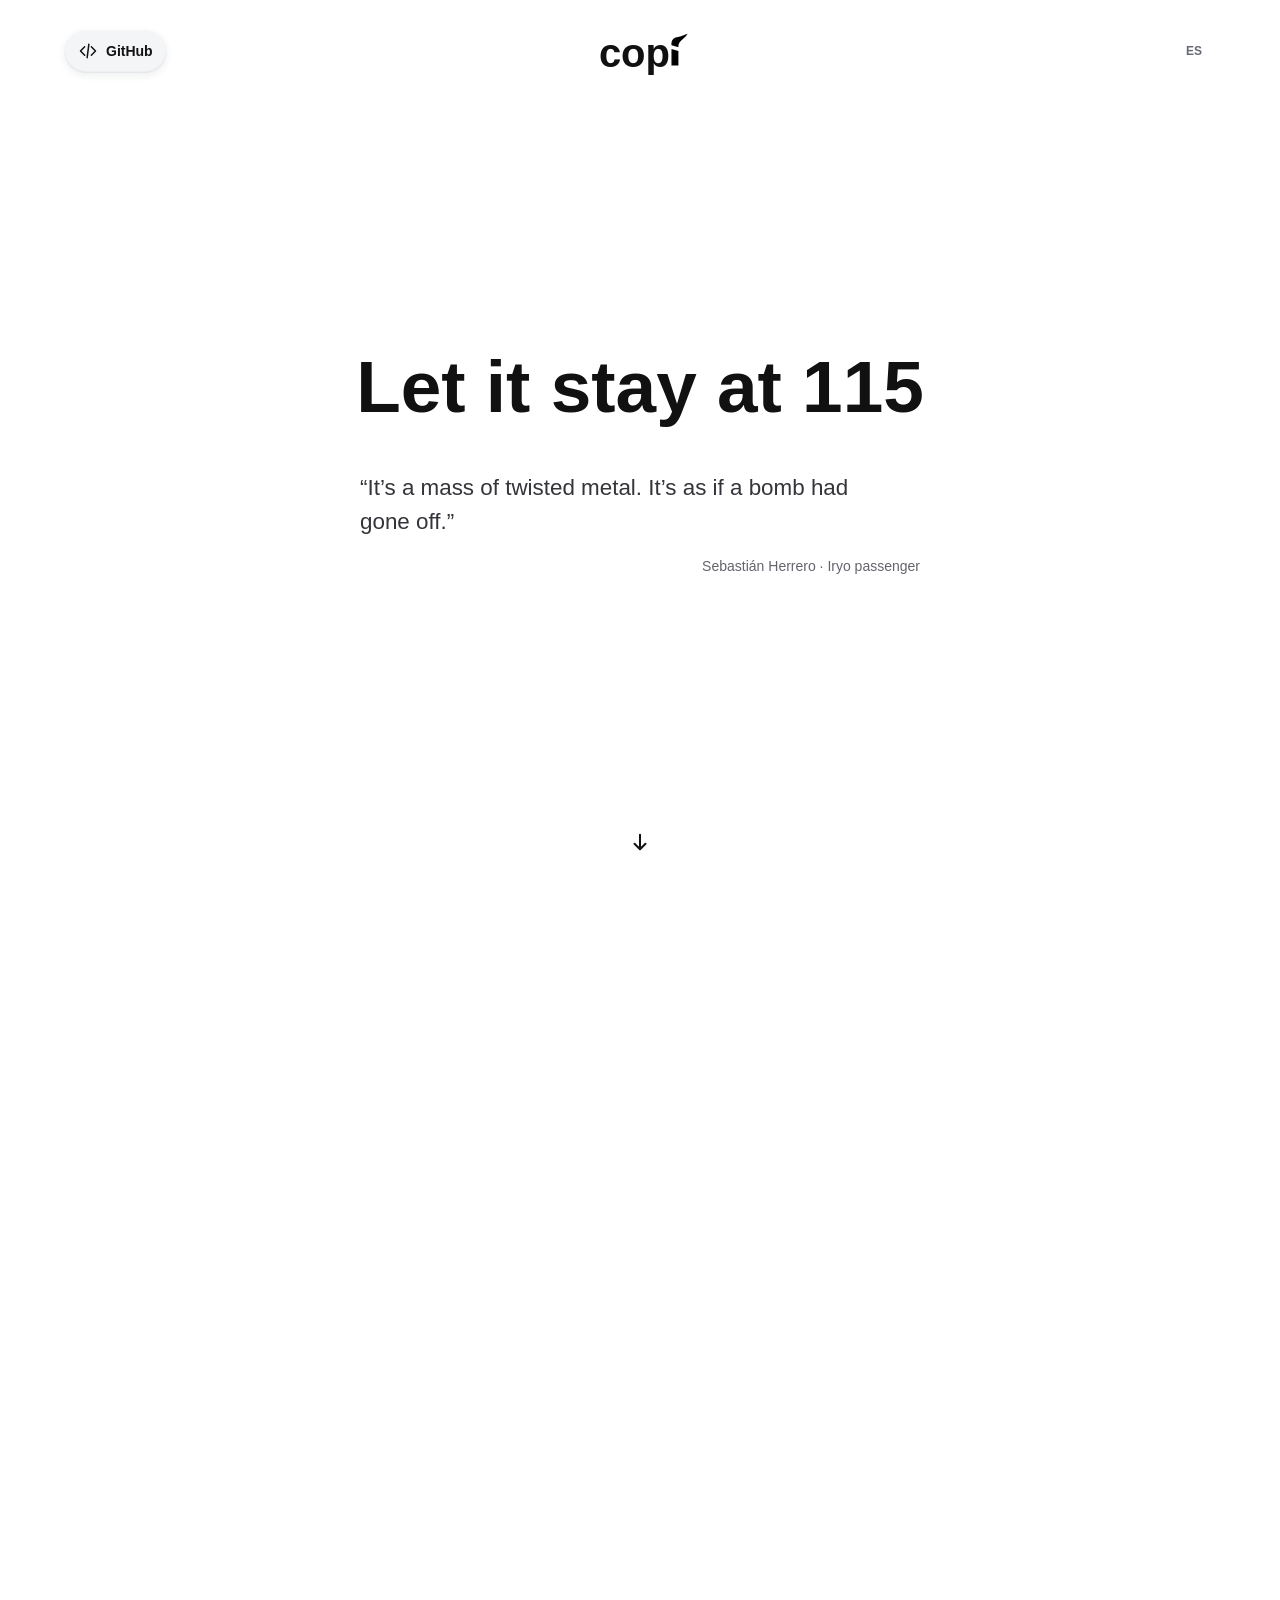
<file: local-preview/index.html>
<!doctype html><html lang="en"><head><meta charset="utf-8"><meta name="viewport" content="width=device-width,initial-scale=1"><title>Copi</title><style>
*{box-sizing:border-box}body{margin:0;background:#fff;color:#121212;font-family:-apple-system,BlinkMacSystemFont,'Helvetica Neue',Helvetica,Arial,sans-serif}button{font:inherit;border:0;color:#111;background:none;cursor:pointer;min-height:48px}a{color:inherit;text-decoration:none}button:focus-visible,a:focus-visible{outline:3px solid #4265d2;outline-offset:5px}button:active{transform:scale(.97)}header{height:100px;padding:28px 6%;display:flex;align-items:center}.logo{display:flex;align-items:baseline;font-size:40px;font-weight:800;line-height:1}.logo svg{height:43px;width:18px;margin-left:1px}main{max-width:900px;margin:auto;padding:0 28px}.page{animation:slide .45s cubic-bezier(.2,.8,.2,1)}.page.reverse{animation-name:reverse}.page[hidden]{display:none}.stage{min-height:535px}.visual{height:320px;display:flex;align-items:center;justify-content:center;position:relative}.visual>svg{width:100%;height:100%;overflow:visible}.visual svg{fill:none;stroke:#151515;stroke-linecap:round;stroke-linejoin:round}h1{font-size:clamp(30px,4.3vw,46px);line-height:1.13;font-weight:800;text-align:center;margin:15px auto 0;max-width:730px}h1:focus{outline:none}.sources{display:flex;justify-content:center;gap:24px;margin-top:25px}.sources a{font-size:14px;min-height:44px;display:inline-flex;gap:10px;align-items:center;color:#62626a}.sources strong{color:#222}.soft{background:#f4f5f7;box-shadow:inset 0 1px 1px #fff,inset 0 -1px 2px #70798528,0 3px 7px #232c3a12;border-radius:25px}.icon{width:24px;height:24px;fill:none;stroke:#111;stroke-width:2.2;stroke-linecap:round;stroke-linejoin:round}nav{display:flex;align-items:center;justify-content:space-between;padding:15px 0 35px;gap:16px}.prev,.next{width:54px;height:54px;display:grid;place-items:center}.prev:disabled{opacity:.25;cursor:default}.dots{display:flex}.dots button{width:44px;display:grid;place-items:center}.dots span{width:7px;height:7px;background:#d5d5da;border-radius:50%;transition:width .25s,background .25s}.dots [aria-current=step] span{width:23px;border-radius:6px;background:#151515}.draw{stroke-dasharray:450;stroke-dashoffset:450;animation:draw 1.1s ease forwards .1s}.incoming{animation:arrive .65s cubic-bezier(.2,.8,.2,1) both}.delay{animation-delay:.15s}.later{animation-delay:.3s}.signal{animation:signal 1.1s ease-in-out 2}.scan{animation:scan 1.5s ease-in-out 2}.alert{animation:pop .6s cubic-bezier(.2,.8,.2,1) both .7s}.handoff{animation:handoff 1s cubic-bezier(.2,.8,.2,1) both .2s}.input{position:absolute;width:90px;height:90px;display:grid;place-items:center;border-radius:28px;background:#f4f5f7;box-shadow:inset 0 1px 1px #fff,inset 0 -1px 2px #70798528,0 3px 7px #232c3a12;transition:transform .2s,background .2s}.input svg{width:43px;height:43px;stroke-width:2.2;fill:none}.input:hover{transform:translateY(-5px)}.input[aria-pressed=true]{background:#e4e8ef;transform:translateY(-5px)}.input.one{left:calc(50% - 255px);top:58px}.input.two{left:calc(50% - 255px);top:183px}.input.three{right:calc(50% - 255px);top:120px}.input-note{position:absolute;bottom:2px;left:0;right:0;text-align:center;font-size:16px;color:#64646c;min-height:24px}.symbol-label{font-size:14px;fill:#686870;stroke:none;font-family:inherit}.core{fill:#f2f3f5;stroke:none}.attention{fill:#f8dfcd;stroke:none}.interactive-visual{max-width:690px;margin:auto}.replay{position:absolute;right:5px;bottom:8px;width:44px;display:grid;place-items:center;color:#666}.replay svg{width:20px;height:20px;stroke-width:2}dialog{border:0;border-radius:28px;padding:30px;max-width:450px;width:calc(100% - 32px)}dialog::backdrop{background:#0004}dialog p{font-size:17px;line-height:1.5;color:#555}dialog button{padding:10px 20px}@keyframes slide{from{opacity:0;transform:translateX(35px)}to{opacity:1;transform:none}}@keyframes reverse{from{opacity:0;transform:translateX(-35px)}to{opacity:1;transform:none}}@keyframes draw{to{stroke-dashoffset:0}}@keyframes arrive{from{opacity:0;transform:translateY(20px)}to{opacity:1;transform:translateY(0)}}@keyframes signal{0%,100%{opacity:.35}50%{opacity:1}}@keyframes scan{0%,100%{transform:translateX(-45px)}50%{transform:translateX(45px)}}@keyframes pop{0%{opacity:0;transform:translateY(15px) scale(.8)}70%{transform:translateY(0) scale(1.06)}100%{opacity:1;transform:translateY(0) scale(1)}}@keyframes handoff{from{opacity:0;transform:translateX(-70px)}to{opacity:1;transform:translateX(0)}}@media(max-width:650px){header{height:85px;padding:24px}main{padding:0 24px}.stage{min-height:510px}.visual{height:290px}h1{font-size:33px;margin-top:15px}.sources{gap:18px;flex-wrap:wrap;margin-top:20px}.sources a{font-size:12px}.dots button{width:39px}.input{width:65px;height:65px;border-radius:22px}.input svg{width:32px;height:32px}.input.one{left:calc(50% - 145px);top:50px}.input.two{left:calc(50% - 145px);top:165px}.input.three{right:calc(50% - 145px);top:108px}.input-note{font-size:14px}.interactive-visual>svg{width:100%;height:100%}nav{gap:8px}.prev,.next{width:48px;height:48px}}@media(prefers-reduced-motion:reduce){*,*:before,*:after{animation:none!important;transition:none!important}.draw{stroke-dashoffset:0}}
header{justify-content:space-between}#language{font-size:12px;font-weight:650;color:#666975;min-width:44px;min-height:44px;border-radius:18px}#language:hover{background:#f4f5f7}.page:first-child .visual{height:195px}.page:first-child h1{font-size:clamp(28px,3.6vw,39px);max-width:700px}.press-previews{display:grid;grid-template-columns:1fr 1fr;gap:26px;margin:26px 0 25px}.takeaway{font-size:16px;font-weight:650;margin:0 0 12px;line-height:1.4}.clipping{padding:20px 22px;background:#f8f8f7;border-radius:20px;box-shadow:0 3px 14px #2025300a;min-height:213px}.masthead{display:flex;justify-content:space-between;align-items:center;gap:12px;margin-bottom:17px}.masthead strong{font-family:Georgia,serif;font-size:24px;letter-spacing:-.7px}.masthead time{font-size:11px;color:#707078}.clipping h2{font-family:Georgia,serif;font-size:19px;line-height:1.2;margin:0 0 15px;font-weight:700}.clipping blockquote{font-family:Georgia,serif;font-size:14px;line-height:1.45;color:#55555d;margin:0;border-left:2px solid #c9ced5;padding-left:12px}@media(max-width:650px){.page:first-child .visual{height:165px}.page:first-child h1{font-size:28px}.press-previews{gap:22px;grid-template-columns:1fr}.clipping{min-height:0;padding:18px 20px}.takeaway{font-size:15px}.clipping h2{font-size:19px}.clipping blockquote{font-size:14px}}
.logo{display:block;line-height:1}.logo .accent{position:relative;display:inline-block;color:transparent}.logo .accent svg{position:absolute;width:.44em;height:.939em;left:.015em;top:-.08em;margin:0;overflow:visible}html{scroll-behavior:smooth}header{position:absolute;inset:0 0 auto;z-index:2}.opening{min-height:100svh;display:flex;flex-direction:column;justify-content:center;align-items:center;padding:130px 8% 90px;position:relative}.opening blockquote{margin:0;max-width:850px}.opening h1{font-size:clamp(36px,5.2vw,64px);line-height:1.14;max-width:850px;margin:0;text-align:left;font-weight:750}.read-more{display:flex;align-items:center;gap:14px;min-height:48px;position:absolute;bottom:35px;left:8%;font-size:14px;color:#62626a}.read-more svg{width:19px;height:19px;animation:invite 1.2s ease-in-out 2}.read-more:hover{color:#111}#slides{scroll-margin-top:0;min-height:100svh;padding-top:110px;padding-bottom:45px;outline:none}.masthead span{font-size:14px;font-weight:600;color:#56565e}.clipping{border-radius:8px;background:#fafaf9;box-shadow:none;padding:28px;min-height:250px}.press-previews{margin:10px 0 40px;gap:40px}.clipping h2{font-size:25px}.clipping blockquote{font-size:17px}.sr-only{position:absolute!important;width:1px!important;height:1px!important;padding:0!important;margin:-1px!important;overflow:hidden!important;clip-path:inset(50%);white-space:nowrap}.page:first-child{padding-top:25px}.stage{min-height:440px}@keyframes invite{50%{transform:translateY(5px)}}@media(max-width:650px){.opening{padding:125px 26px 105px}.opening h1{font-size:39px}.read-more{left:26px;bottom:30px}#slides{padding-top:50px}.press-previews{gap:25px}.clipping{min-height:0;padding:23px}.clipping h2{font-size:22px}}@media(prefers-reduced-motion:reduce){html{scroll-behavior:auto}.read-more svg{animation:none}}.attribution{font-size:15px;line-height:1.5;color:#696970;margin:28px 0 0}.reflection{min-height:85svh;position:relative;display:grid;place-items:center;padding:100px 8%;outline:none}.reflection h2{font-size:clamp(34px,5vw,60px);line-height:1.15;font-weight:750;max-width:850px;margin:0;width:100%}@media(max-width:650px){.attribution{font-size:14px}.reflection{padding:100px 26px}.reflection h2{font-size:39px}}.quote-intro{font-size:clamp(18px,2.3vw,26px);line-height:1.4;font-weight:650;margin:0 0 32px;color:#62626a}.opening blockquote{animation:quote-reveal .8s cubic-bezier(.2,.8,.2,1) both}.opening .attribution{animation:quote-reveal .7s ease both .25s}#slides .page.revealed{animation:quote-reveal .65s ease both}@keyframes quote-reveal{from{opacity:0;transform:translateY(18px)}to{opacity:1;transform:none}}@media(prefers-reduced-motion:reduce){.opening blockquote,.opening .attribution,#slides .page.revealed{animation:none}}header{height:105px;justify-content:center;padding:25px 6%}header #language{position:absolute;right:5%;top:29px}.opening{padding:145px 7% 120px;min-height:100svh}.opening blockquote{width:100%;max-width:1080px;text-align:center}.opening h1.quote-intro{font-family:inherit;font-size:clamp(40px,5.7vw,78px);font-weight:800;line-height:1.07;color:#111;text-align:center;max-width:1050px;margin:0 auto 45px;text-wrap:balance}.opening .testimony{font-size:clamp(18px,1.75vw,24px);font-weight:500;line-height:1.5;max-width:560px;margin:0 auto;color:#34343a;text-align:left;text-wrap:pretty}.opening .attribution{max-width:560px;margin:17px auto 0;text-align:right;font-size:14px;color:#64646c}.opening .read-more{left:50%;transform:translateX(-50%);bottom:34px;width:48px;justify-content:center}.opening .read-more svg{width:22px;height:22px}.opening blockquote{animation:quote-reveal .8s cubic-bezier(.2,.8,.2,1) both}@media(max-width:650px){header{height:90px}header #language{top:22px;right:20px}.opening{padding:125px 26px 100px}.opening h1.quote-intro{font-size:42px;line-height:1.08;margin-bottom:34px}.opening .testimony{font-size:18px;max-width:340px}.opening .attribution{font-size:12px;max-width:340px}.opening .read-more{bottom:22px}}@media(max-height:650px) and (min-width:651px){.opening{padding-top:115px;padding-bottom:95px}.opening h1.quote-intro{font-size:48px;margin-bottom:25px}.opening .testimony{font-size:19px}}@media(prefers-reduced-motion:reduce){.opening blockquote{animation:none}}
/* Juan — v33: reveal follows the approved flame's curved centreline. */
.logo .logo-dot{offset-path:path('M17 60 C18 51 28 47 38 43 C51 38 62 28 70 20');offset-rotate:0deg;transform-origin:0 0;animation:dot-follow-flame 1.35s cubic-bezier(.35,0,.25,1) both .18s}
.logo .logo-flame{transform:none;opacity:1;animation:none}
.logo .flame-trace{stroke-dasharray:100;stroke-dashoffset:100;animation:trace-flame 1.35s cubic-bezier(.35,0,.25,1) both .18s}
@keyframes dot-follow-flame{0%{offset-distance:0%;opacity:1;transform:scale(1)}35%{opacity:1;transform:scale(.9)}72%{opacity:1;transform:scale(.48)}94%{opacity:.7;transform:scale(.08)}100%{offset-distance:100%;opacity:0;transform:scale(0)}}
@keyframes trace-flame{0%{stroke-dashoffset:100}100%{stroke-dashoffset:0}}
@media(prefers-reduced-motion:reduce){.logo .logo-dot{animation:none;opacity:0}.logo .flame-trace{animation:none;stroke-dashoffset:0}}

/* Juan — v36: unaltered publisher snapshots, each shown as a complete A4 sheet. */
#slides{max-width:1100px;padding-top:64px;padding-bottom:28px}
.page:not(:first-child),nav{max-width:840px;margin-left:auto;margin-right:auto}
.press-previews{grid-template-columns:repeat(2,minmax(0,1fr));align-items:start;gap:clamp(24px,5vw,64px);max-width:940px;margin:0 auto 24px}
.press-sheet{width:100%;max-width:min(430px,calc((100svh - 210px)*210/297));justify-self:center}
.paper{display:block;width:100%;padding:0;aspect-ratio:210/297;background:#fff;cursor:zoom-in;box-shadow:0 2px 6px #1111110a,0 14px 40px #11111110;transition:transform .2s ease,box-shadow .2s ease}
.paper:hover{transform:translateY(-3px);box-shadow:0 4px 10px #1111110a,0 18px 42px #11111118}
.paper img{display:block;width:100%;height:100%;object-fit:contain}
.publisher-link{display:flex;align-items:center;justify-content:space-between;min-height:44px;font-size:14px;color:#56565e;margin-top:8px}
.publisher-link:hover{color:#111}
#press-dialog{padding:18px;border-radius:12px;max-width:min(94vw,900px);width:max-content;max-height:96svh;overflow:auto;background:#fff}
#press-dialog::backdrop{background:#1119}
.press-toolbar{display:flex;align-items:center;justify-content:space-between;gap:28px;margin-bottom:12px}
.press-toolbar a{display:flex;align-items:center;min-height:44px;font-size:14px}
.press-toolbar button{padding:0;width:44px;height:44px;display:grid;place-items:center;border-radius:50%}
#press-image{display:block;width:auto;height:auto;max-width:100%;max-height:calc(96svh - 110px);object-fit:contain;margin:auto}
@media(max-width:650px){#slides{padding:36px 24px 20px}.press-previews{grid-template-columns:1fr;gap:28px;max-width:380px}.press-sheet{max-width:100%}#press-dialog{padding:12px}.press-toolbar{gap:12px}#press-image{max-height:calc(96svh - 98px)}}
@media(prefers-reduced-motion:reduce){.paper:hover{transform:none}.paper{transition:none}}

/* Juan — v37: requested press heading and driver-specific wording. */
.page:first-child h1.press-title{max-width:940px;margin:0 auto 32px;font-size:clamp(28px,3.5vw,42px);font-weight:800;line-height:1.13;text-wrap:balance}
.press-sheet{max-width:min(430px,calc((100svh - 300px)*210/297))}
@media(max-width:650px){.page:first-child h1.press-title{font-size:30px;margin-bottom:28px}.press-sheet{max-width:100%}}

/* Juan — v38: distinguish Copi and give it two brief vibrations on reveal. */
.press-title>[data-i18n="h0Lead"]{font-weight:650}
.press-brand{display:inline-block;position:relative;font-weight:900;font-size:1.08em;line-height:1;transform-origin:50% 70%}
.page.revealed .press-brand{animation:copi-vibrate .55s ease-in-out .35s 2 both}
@keyframes copi-vibrate{0%,100%{transform:none}15%,45%,75%{transform:translate(-1.4px,.3px) rotate(-.6deg)}30%,60%,90%{transform:translate(1.4px,-.3px) rotate(.6deg)}}
@media(prefers-reduced-motion:reduce){.page.revealed .press-brand{animation:none!important;transform:none}}

/* Juan — v40: every slide shares the tallest slide's footprint. */
.stage{display:grid;align-items:center}
.stage>.page{grid-area:1 / 1;width:100%;min-width:0}
.stage>.page[hidden]{display:block;visibility:hidden;pointer-events:none}
.stage>.page[hidden],.stage>.page[hidden] *{animation:none!important;transition:none!important}
.stage>.page:not(:first-child){align-self:end;padding-bottom:32px}
/* Juan — v44: one continuous source screenshot with an editorial highlight. */
.ministry-excerpt{margin:0 auto 44px;max-width:940px;text-align:left}
.ministry-web{display:block;position:relative;isolation:isolate;width:100%;padding:0;aspect-ratio:1584/1000;overflow:hidden;background:#fff;border-radius:12px;cursor:zoom-in;box-shadow:inset 0 1px 1px #fff,0 3px 7px #232c3a12,0 14px 36px #232c3a12;transition:box-shadow .2s ease}
.ministry-web:hover{box-shadow:0 5px 12px #232c3a18,0 18px 42px #232c3a18}
.ministry-web img{display:block;width:101.010102%;max-width:none;height:auto}
/* Juan — v45: dim surrounding context and reveal the evidence band. */
.ministry-web::after,#press-dialog.ministry-view #press-frame::after{content:"";position:absolute;left:4.6%;top:54.8%;width:65.5%;height:8.5%;border-radius:3px;outline:1px solid #1113;box-shadow:0 0 0 150vmax #ffffffb8;pointer-events:none;opacity:0}
.ministry-web::before,#press-dialog.ministry-view #press-frame::before{content:"";position:absolute;z-index:1;left:4.6%;top:54.8%;width:3px;height:8.5%;background:#222;border-radius:2px;pointer-events:none;transform:scaleY(0);transform-origin:center}
.ministry-web.focus-ready::after,#press-dialog.ministry-view[open] #press-frame::after{animation:evidence-focus 1s ease .25s both}
.ministry-web.focus-ready::before,#press-dialog.ministry-view[open] #press-frame::before{animation:evidence-marker .6s cubic-bezier(.2,.8,.2,1) .65s both}
@keyframes evidence-focus{from{opacity:0}to{opacity:1}}
@keyframes evidence-marker{from{transform:scaleY(0)}to{transform:scaleY(1)}}
@media(prefers-reduced-motion:reduce){.ministry-web.focus-ready::after,#press-dialog.ministry-view[open] #press-frame::after{animation:none;opacity:1}.ministry-web.focus-ready::before,#press-dialog.ministry-view[open] #press-frame::before{animation:none;transform:none}}

.ministry-excerpt figcaption{font-size:12px;color:#666;margin-top:12px}
#press-dialog.ministry-view{width:min(1100px,94vw)}
#press-dialog.ministry-view #press-frame{position:relative;isolation:isolate;overflow:hidden;aspect-ratio:1584/1000}
#press-dialog.ministry-view #press-image{width:101.010102%;max-width:none;max-height:none;height:auto;margin:0}
@media(max-width:650px){.ministry-excerpt{max-width:380px}}
@media(prefers-reduced-motion:reduce){.ministry-web{transition:none}}
/* Juan — v55: one continuous move, with a slow breath before the prefix leaves. */
header{overflow:hidden}
.train-intro{position:absolute;left:50%;top:50%;transform:translate(-50%,-50%);width:min(344px,calc(100% - 110px));height:95px;pointer-events:none;opacity:0}
.train-intro video{display:block;position:absolute;width:100%;height:auto;left:0;top:calc(50% + var(--video-baseline,6.1px));transform:translateY(-50%)}
header.train-running .train-intro{opacity:1}
header.train-running .logo{opacity:0}
header.train-running .logo .logo-dot,header.train-running .logo .flame-trace{animation:none}
header.train-running .logo .flame-trace{stroke-dashoffset:100}
header.train-settling .train-intro{animation:prefix-travel 3.1s linear both,prefix-dissolve 3.1s linear both}
header.train-settling .logo{opacity:1;animation:logo-center 3.1s linear both}
header.train-settling .logo .logo-dot,header.train-settling .logo .flame-trace{animation-delay:1.15s;animation-timing-function:cubic-bezier(.25,.1,.25,1)}
@keyframes prefix-dissolve{0%,37%{opacity:1;animation-timing-function:cubic-bezier(.3,0,.3,1)}63%,100%{opacity:0}}
@keyframes prefix-travel{0%{transform:translate(-50%,-50%);animation-timing-function:cubic-bezier(.2,.8,.65,.8)}40%{transform:translate(calc(-50% - var(--logo-drift,4px)),-50%);animation-timing-function:cubic-bezier(.45,.05,.25,1)}100%{transform:translate(calc(-50% - var(--logo-start,45px)),-50%)}}
@keyframes logo-center{0%{transform:translateX(var(--logo-start,45px)) scale(var(--logo-scale,1));animation-timing-function:cubic-bezier(.2,.8,.65,.8)}40%{transform:translateX(calc(var(--logo-start,45px) - var(--logo-drift,4px))) scale(var(--logo-scale,1));animation-timing-function:cubic-bezier(.45,.05,.25,1)}100%{transform:translateX(0) scale(1)}}
@media(prefers-reduced-motion:reduce){.train-intro{display:none!important}header.train-running .logo{opacity:1}header.train-settling .logo{animation:none;transform:none}.logo .flame-trace{stroke-dashoffset:0!important}}
/* Juan — v47: approved lowercase logo in the press heading. */
.press-title .press-brand.logo{display:inline-block;font-family:inherit;font-size:1em;font-weight:800;vertical-align:baseline;white-space:nowrap}
.press-title .logo .logo-dot{animation:none;opacity:0}
.press-title .logo .flame-trace{animation:none;stroke-dashoffset:0}
/* Juan — v51: one presentation surface, with a replayable opening. */
header{z-index:30;background:#fff}
header .logo-replay{padding:0;min-height:44px;border-radius:12px}
.project-link{position:absolute;left:5%;top:29px;display:flex;align-items:center;gap:8px;padding:0 14px;min-height:44px;font-size:14px;font-weight:650}
.project-link svg{width:20px;height:20px;fill:none;stroke:currentColor;stroke-width:1.8;stroke-linecap:round;stroke-linejoin:round}
.opening{position:fixed;inset:0;z-index:20;background:#fff;min-height:100svh;overflow:auto}
.opening[hidden]{display:none}
body.intro-playing{overflow:hidden}
body.intro-playing #slides{visibility:hidden;opacity:0}
#slides{padding-top:130px}
body.intro-leaving .opening{pointer-events:none;animation:opening-exit .65s cubic-bezier(.2,.8,.2,1) both}
body.intro-leaving #slides{visibility:visible;animation:presentation-enter .8s cubic-bezier(.2,.8,.2,1) both .15s}
body.intro-playing .opening blockquote{animation:quote-reveal .8s cubic-bezier(.2,.8,.2,1) both}
.press-title .logo-replay{padding:0;min-height:44px;cursor:pointer;border-radius:8px}
@keyframes opening-exit{to{opacity:0;transform:translateY(-35px) scale(.98)}}
@keyframes presentation-enter{from{opacity:0;transform:translateY(30px)}to{opacity:1;transform:none}}
@media(max-width:650px){.project-link{left:18px;top:22px;padding:0 11px;gap:5px;font-size:12px}#slides{padding-top:106px}}
@media(prefers-reduced-motion:reduce){body.intro-leaving .opening{animation:none;opacity:0}body.intro-leaving #slides{animation:none;opacity:1;transform:none}}
@media(max-width:650px){.project-link{width:44px;justify-content:center}.project-link span{display:none}.train-intro{width:calc(100% - 150px)}}
/* Keep the video prefix aligned with the live wordmark throughout the move. */
header.train-settling .train-intro video{clip-path:inset(0 51.5% 0 0)}
header.train-settling .logo .accent{transform-origin:center bottom;animation:align-i-spacing 3.1s linear both}
@keyframes align-i-spacing{0%,40%{transform:translateX(5.5px);animation-timing-function:cubic-bezier(.45,.05,.25,1)}100%{transform:translateX(0)}}
@media(prefers-reduced-motion:reduce){header.train-settling .logo .accent{animation:none;transform:none}}
</style></head><body class="intro-playing"><svg style="display:none" aria-hidden="true"><symbol id="voice" viewBox="0 0 24 24"><path d="M4 9v6m4-10v14m4-16v18m4-16v14m4-10v6"/></symbol><symbol id="rule" viewBox="0 0 24 24"><path d="M8 4H5v17h14V4h-3M9 2h6v4H9zM8 12l2 2 5-5m-7 9h8"/></symbol><symbol id="train" viewBox="0 0 24 24"><rect x="5" y="3" width="14" height="15" rx="4"/><path d="M5 10h14M8 14h1m6 0h1M8 18l-3 4m11-4 3 4M8 21h8"/></symbol></svg><header class="train-running"><div class="train-intro" aria-hidden="true"><video muted playsinline preload="metadata" tabindex="-1" data-src="assets/juan-v46/train-intro.mp4"></video></div><button class="logo logo-replay" aria-label="Volver a ver la presentación de Copi">cop<span class="accent" aria-hidden="true">ı<svg viewBox="0 0 74 158"><defs><mask id="copi-flame-reveal" maskUnits="userSpaceOnUse" x="0" y="0" width="74" height="158"><path class="flame-trace" d="M17 77 C14 55 22 49 38 43 C51 38 62 28 70 20" pathLength="100" fill="none" stroke="white" stroke-width="38" stroke-linecap="round"/></mask></defs><circle class="logo-dot" cx="0" cy="0" r="14.5" fill="#000"/><g class="logo-flame" mask="url(#copi-flame-reveal)"><path transform="translate(0 20)" d="M2 48 C1 27 9 18 25 15 C44 12 58 4 70 0 C61 16 46 23 38 34 C31 42 31 50 31 57 Z" fill="#000"/></g><path d="M2 84 L31 93 L31 154 L2 154 Z" fill="#000"/></svg></span></button><a class="project-link soft" href="https://github.com/TomyCabrer/cacaton" target="_blank" rel="noopener noreferrer" aria-label="GitHub del proyecto Copi"><svg viewBox="0 0 24 24" aria-hidden="true"><path d="m8 7-5 5 5 5m8-10 5 5-5 5m-3-13-2 16"/></svg><span>GitHub</span></a><button id="language" aria-label="Cambiar a español" title="Cambiar a español">ES</button></header><section class="opening" aria-labelledby="opening-quote"><blockquote><h1 class="quote-intro" id="opening-quote" tabindex="-1" data-i18n="reflection">Let it stay at 115</h1><p class="testimony" data-i18n="opening">“It’s a mass of twisted metal. It’s as if a bomb had gone off.”</p><p class="attribution" data-i18n="attribution">Sebastián Herrero · Iryo passenger</p></blockquote><a class="read-more" href="#slides"><span class="sr-only" data-i18n="readMore">Read more</span><svg class="icon" viewBox="0 0 24 24" aria-hidden="true"><path d="M12 4v16m-6-6 6 6 6-6"/></svg></a></section><main id="slides" tabindex="-1" inert><div class="stage">
<section class="page" aria-labelledby="h0"><h1 class="press-title" id="h0" tabindex="-1"><span data-i18n="h0Lead">The government is already asking for</span> <button class="press-brand logo logo-replay" aria-label="Copi" title="Volver a ver la presentación">cop<span class="accent" aria-hidden="true">ı<svg viewBox="0 0 74 158"><defs><mask id="heading-copi-flame-reveal" maskUnits="userSpaceOnUse" x="0" y="0" width="74" height="158"><path class="flame-trace" d="M17 77 C14 55 22 49 38 43 C51 38 62 28 70 20" pathLength="100" fill="none" stroke="white" stroke-width="38" stroke-linecap="round"/></mask></defs><circle class="logo-dot" cx="0" cy="0" r="14.5" fill="#000"/><g class="logo-flame" mask="url(#heading-copi-flame-reveal)"><path transform="translate(0 20)" d="M2 48 C1 27 9 18 25 15 C44 12 58 4 70 0 C61 16 46 23 38 34 C31 42 31 50 31 57 Z" fill="#000"/></g><path d="M2 84 L31 93 L31 154 L2 154 Z" fill="#000"/></svg></span></button></h1><figure class="ministry-excerpt" lang="es"><button class="ministry-web" data-snapshot="ministry" data-source="assets/juan-v42/transportes-original.jpeg" aria-label="Ampliar captura del Ministerio con el párrafo del agente de IA resaltado"><img src="assets/juan-v42/transportes-original.jpeg" width="1600" height="1000" alt="Captura aportada del Ministerio de Transportes. Innovación tecnológica: creación de un agente de Inteligencia Artificial para supervisar el sistema, detectar anomalías y monitorizar conversaciones entre maquinistas y controladores."></button></figure><div class="press-previews">
<article class="press-sheet" lang="es"><button class="paper" data-snapshot="infobae" data-source="https://www.infobae.com/espana/2026/11/03/oscar-puente-anuncia-un-plan-de-seguridad-ferroviaria-con-inteligencia-artificial-doble-validacion-de-ordenes-y-mejora-de-condiciones-laborales-tras-el-accidente-de-urda/" data-publisher="Infobae" data-i18n-aria="enlarge0" aria-label="Enlarge Infobae snapshot"><img src="assets/juan-v36/infobae-a4.jpg" alt="Captura de la página original de Infobae, con su cabecera, titular e imagen" width="794" height="1123" loading="lazy" decoding="async"></button><a class="publisher-link" href="https://www.infobae.com/espana/2026/11/03/oscar-puente-anuncia-un-plan-de-seguridad-ferroviaria-con-inteligencia-artificial-doble-validacion-de-ordenes-y-mejora-de-condiciones-laborales-tras-el-accidente-de-urda/" target="_blank" rel="noopener noreferrer">Infobae<span aria-hidden="true">↗</span></a></article>
<article class="press-sheet" lang="es"><button class="paper" data-snapshot="vozpopuli" data-source="https://www.vozpopuli.com/espana/politica/un-informe-europeo-desmonta-el-plan-de-ferroviario-del-gobierno-los-gemelos-digitales-no-predicen-fallos-en-tiempo-real.html" data-publisher="Vozpópuli" data-i18n-aria="enlarge1" aria-label="Enlarge Vozpópuli snapshot"><img src="assets/juan-v36/vozpopuli-a4.jpg" alt="Captura de la página original de Vozpópuli, con su cabecera, titular e imagen" width="794" height="1123" loading="lazy" decoding="async"></button><a class="publisher-link" href="https://www.vozpopuli.com/espana/politica/un-informe-europeo-desmonta-el-plan-de-ferroviario-del-gobierno-los-gemelos-digitales-no-predicen-fallos-en-tiempo-real.html" target="_blank" rel="noopener noreferrer">Vozpópuli<span aria-hidden="true">↗</span></a></article>
</div></section>
<section class="page" hidden inert aria-labelledby="h1"><div class="visual interactive-visual"><svg viewBox="0 0 700 320" role="img" data-i18n-aria="aria1" aria-label="Communications, protocol and train data come together for a consistency check"><path class="draw" d="M185 95Q265 95 310 155M185 220Q265 220 310 165M510 160H390" stroke="#b9c0cc" stroke-width="4"/><circle cx="350" cy="160" r="54" class="core"/><g class="signal"><path d="M320 160s13-22 30-22 30 22 30 22-13 22-30 22-30-22-30-22Z" stroke-width="4"/><circle cx="350" cy="160" r="8" stroke-width="4"/></g></svg><button class="input one incoming" data-input="0" data-i18n-aria="aria5" aria-label="Explore instructions" aria-pressed="false"><svg aria-hidden="true"><use href="#voice"/></svg></button><button class="input two incoming delay" data-input="1" data-i18n-aria="aria6" aria-label="Explore the protocol" aria-pressed="false"><svg aria-hidden="true"><use href="#rule"/></svg></button><button class="input three incoming later" data-input="2" data-i18n-aria="aria7" aria-label="Explore train data" aria-pressed="false"><svg aria-hidden="true"><use href="#train"/></svg></button><div class="input-note" id="inputNote" aria-live="polite"></div></div><h1 data-i18n="h1" id="h1" tabindex="-1">It checks instructions given to the train driver against the protocol and telemetry.</h1></section>
<section class="page" hidden inert aria-labelledby="h2"><div class="visual"><svg viewBox="0 0 700 320" role="img" data-i18n-aria="aria2" aria-label="An instruction conflicts with the protocol; Copi highlights the mismatch"><g class="incoming"><rect x="115" y="75" width="155" height="165" rx="30" class="core"/><g transform="translate(163 100) scale(2.5)" stroke-width="2.2"><use href="#voice" width="24" height="24"/></g><path d="M153 191h80" stroke-width="9"/></g><g class="incoming delay"><rect x="430" y="75" width="155" height="165" rx="30" class="core"/><g transform="translate(478 100) scale(2.5)" stroke-width="2.2"><use href="#rule" width="24" height="24"/></g><path d="M468 191h40" stroke-width="9"/></g><path class="draw" d="M270 160h160" stroke="#c6cbd4" stroke-width="4"/><g class="alert" style="transform-origin:350px 160px"><circle cx="350" cy="160" r="44" class="attention"/><path d="M350 139v24m0 16v1" stroke-width="7"/></g></svg></div><h1 data-i18n="h2" id="h2" tabindex="-1">When the instruction and the train’s actions don’t match, Copi flags it</h1></section>
<section class="page" hidden inert aria-labelledby="h3"><div class="visual"><svg viewBox="0 0 700 320" role="img" data-i18n-aria="aria3" aria-label="Copi hands the alert and its source to the human controller"><g class="handoff"><rect x="145" y="95" width="160" height="135" rx="27" class="core"/><circle cx="180" cy="130" r="9" fill="#e2b58e" stroke="none"/><path d="M205 130h65m-90 33h95m-95 30h60" stroke-width="6"/></g><path class="draw" d="M330 162h65m-18-18 18 18-18 18" stroke-width="5"/><g class="incoming later"><circle cx="490" cy="113" r="34" stroke-width="7"/><path d="M427 239v-17a63 63 0 0 1 126 0v17" stroke-width="7"/></g></svg></div><h1 data-i18n="h3" id="h3" tabindex="-1">The controller gets the evidence and keeps the final say</h1></section>
<section class="page" hidden inert aria-labelledby="h4"><div class="visual"><svg viewBox="0 0 700 320" role="img" data-i18n-aria="aria4" aria-label="A protocol goes through review and evaluation"><g class="incoming"><rect x="110" y="99" width="110" height="125" rx="25" class="core"/><g transform="translate(130 123) scale(3)" stroke-width="2"><use href="#rule" width="24" height="24"/></g></g><path class="draw" d="M240 160h65m-15-15 15 15-15 15" stroke="#aeb7c5" stroke-width="4"/><g class="incoming delay"><circle cx="365" cy="155" r="42" stroke-width="7"/><path d="m395 187 29 29" stroke-width="8"/><path d="M349 155h32m-16-16v32" stroke-width="5"/></g><path class="draw" d="M445 160h45" stroke="#aeb7c5" stroke-width="4"/><g class="incoming later"><circle cx="550" cy="160" r="44" class="core"/><path class="draw" d="m528 160 16 16 29-33" stroke-width="7"/></g></svg></div><h1 data-i18n="h4" id="h4" tabindex="-1">We start with one protocol we can verify</h1></section>
</div><nav aria-label="Pages"><button class="soft prev" id="prev" aria-label="Previous" disabled><svg class="icon" viewBox="0 0 24 24" aria-hidden="true"><path d="M19 12H5m6-6-6 6 6 6"/></svg></button><div class="dots"><button data-page="0" aria-label="Copi" aria-current="step"><span></span></button><button data-page="1" data-i18n-aria="aria8" aria-label="What it observes"><span></span></button><button data-page="2" data-i18n-aria="aria9" aria-label="What it detects"><span></span></button><button data-page="3" data-i18n-aria="aria10" aria-label="Who decides"><span></span></button><button data-page="4" data-i18n-aria="aria11" aria-label="Our approach"><span></span></button></div><button class="soft next" id="next" aria-label="Next"><svg class="icon" viewBox="0 0 24 24" aria-hidden="true"><path d="M5 12h14m-6-6 6 6-6 6"/></svg></button></nav></main><dialog id="press-dialog" data-i18n-aria="pressDialog" aria-label="Newspaper snapshot"><div class="press-toolbar"><a id="press-source" target="_blank" rel="noopener noreferrer"><span data-i18n="original">Open original</span>&nbsp;↗</a><button id="close-press" class="soft" data-i18n-aria="closePress" aria-label="Close snapshot" autofocus><svg class="icon" viewBox="0 0 24 24" aria-hidden="true"><path d="m6 6 12 12M18 6 6 18"/></svg></button></div><div id="press-frame"><img id="press-image" alt=""></div></dialog><script>
let current=0;const pages=[...document.querySelectorAll('.page')];function go(n){const reverse=n<current;current=n;pages.forEach((p,i)=>{p.hidden=i!==n;p.inert=i!==n;p.classList.toggle('reverse',reverse)});document.getElementById('prev').disabled=n===0;document.getElementById('next').setAttribute('aria-label',translations[language][n===4?'restart':'next']);document.querySelectorAll('[data-page]').forEach((b,i)=>{if(i===n)b.setAttribute('aria-current','step');else b.removeAttribute('aria-current')});document.getElementById('h'+n).focus({preventScroll:true})}document.getElementById('prev').onclick=()=>{if(current)go(current-1)};document.getElementById('next').onclick=()=>go((current+1)%5);document.querySelectorAll('[data-page]').forEach(b=>b.onclick=()=>go(+b.dataset.page));const notes=['Órdenes y confirmaciones','Reglas, condiciones y excepciones','Telemetría, entorno y datos ausentes'];document.querySelectorAll('[data-input]').forEach(b=>b.onclick=()=>{document.querySelectorAll('[data-input]').forEach(x=>x.setAttribute('aria-pressed',String(x===b)));selectedInput=+b.dataset.input;document.getElementById('inputNote').textContent=translations[language]['note'+selectedInput]});document.addEventListener('keydown',e=>{if(document.getElementById('press-dialog').open||e.target.closest('button,a')||!document.querySelector('.opening').hidden)return;if(e.key==='ArrowRight'){e.preventDefault();go(Math.min(4,current+1))}if(e.key==='ArrowLeft'){e.preventDefault();go(Math.max(0,current-1))}});
let touch=null;const stage=document.querySelector('.stage');stage.addEventListener('touchstart',e=>{if(e.target.closest('a,button'))return;touch={x:e.touches[0].clientX,y:e.touches[0].clientY}},{passive:true});stage.addEventListener('touchend',e=>{if(!touch)return;const dx=e.changedTouches[0].clientX-touch.x,dy=e.changedTouches[0].clientY-touch.y;touch=null;if(Math.abs(dx)>65&&Math.abs(dx)>Math.abs(dy)*1.5)go(Math.max(0,Math.min(4,current+(dx<0?1:-1))))},{passive:true});let language='en',selectedInput=null;
const translations={"es": {"h0": "El gobierno ya pide Copi", "h1": "Contrasta las órdenes dadas al maquinista con el protocolo y la telemetría.", "h2": "Si la orden y lo que hace el tren no encajan, Copi avisa", "h3": "El controlador recibe la evidencia y mantiene la decisión", "h4": "Empezamos por un protocolo que podamos comprobar", "note0": "Órdenes y confirmaciones", "note1": "Reglas, condiciones y excepciones", "note2": "Telemetría, entorno y datos ausentes", "prev": "Anterior", "next": "Siguiente", "restart": "Volver al inicio", "nav": "Páginas", "aria0": "Un tren y una mirada que acompaña su recorrido", "aria1": "Comunicaciones, protocolo y datos del tren se reúnen para comprobar su coherencia", "aria2": "Una orden y un protocolo discrepan; Copi resalta el punto de conflicto", "aria3": "Copi entrega el aviso con su fuente al controlador humano", "aria4": "Un protocolo pasa por revisión y evaluación", "aria5": "Explorar las órdenes", "aria6": "Explorar el protocolo", "aria7": "Explorar los datos del tren", "aria8": "Qué observa", "aria9": "Qué detecta", "aria10": "Quién decide", "aria11": "Nuestro enfoque", "opening": "«Es un amasijo de hierros. Es como si hubieran puesto una bomba»", "readMore": "Leer más", "attribution": "Sebastián Herrero · pasajero del Iryo", "reflection": "Que se quede en 115", "enlarge0": "Ampliar captura de Infobae", "enlarge1": "Ampliar captura de Vozpópuli", "closePress": "Cerrar captura", "original": "Abrir original", "pressDialog": "Captura del periódico", "h0Lead": "El gobierno ya pide"}, "en": {"h0": "The government is already asking for Copi", "h1": "It checks instructions given to the train driver against the protocol and telemetry.", "h2": "When the instruction and the train’s actions don’t match, Copi flags it", "h3": "The controller gets the evidence and keeps the final say", "h4": "We start with one protocol we can verify", "note0": "Instructions and acknowledgments", "note1": "Rules, conditions and exceptions", "note2": "Telemetry, surroundings and missing data", "prev": "Previous", "next": "Next", "restart": "Back to the start", "nav": "Pages", "aria0": "A train with an observer following its journey", "aria1": "Communications, protocol and train data come together for a consistency check", "aria2": "An instruction conflicts with the protocol; Copi highlights the mismatch", "aria3": "Copi hands the alert and its source to the human controller", "aria4": "A protocol goes through review and evaluation", "aria5": "Explore instructions", "aria6": "Explore the protocol", "aria7": "Explore train data", "aria8": "What it observes", "aria9": "What it detects", "aria10": "Who decides", "aria11": "Our approach", "opening": "“It’s a mass of twisted metal. It’s as if a bomb had gone off.”", "readMore": "Read more", "attribution": "Sebastián Herrero · Iryo passenger", "reflection": "Let it stay at 115", "enlarge0": "Enlarge Infobae snapshot", "enlarge1": "Enlarge Vozpópuli snapshot", "closePress": "Close snapshot", "original": "Open original", "pressDialog": "Newspaper snapshot", "h0Lead": "The government is already asking for"}};
function setLanguage(value){language=value;document.documentElement.lang=value;document.querySelectorAll('[data-i18n]').forEach(el=>el.textContent=translations[value][el.dataset.i18n]);document.querySelectorAll('[data-i18n-aria]').forEach(el=>el.setAttribute('aria-label',translations[value][el.dataset.i18nAria]));document.getElementById('prev').setAttribute('aria-label',translations[value].prev);document.getElementById('next').setAttribute('aria-label',translations[value][current===4?'restart':'next']);document.querySelector('nav').setAttribute('aria-label',translations[value].nav);if(selectedInput!==null)document.getElementById('inputNote').textContent=translations[value]['note'+selectedInput];const b=document.getElementById('language');b.textContent=value==='es'?'EN':'ES';b.setAttribute('aria-label',value==='es'?'Switch to English':'Cambiar a español');b.title=b.getAttribute('aria-label')}
// Juan — v58: default to English; remember only an explicit language selection.
// The older key was written on every load, so it cannot identify a user's choice.
document.getElementById('language').onclick=()=>{setLanguage(language==='es'?'en':'es');try{localStorage.setItem('copi-language-choice',language)}catch{}};
try{setLanguage(localStorage.getItem('copi-language-choice')==='es'?'es':'en')}catch{setLanguage('en')}
const slideReveal=new IntersectionObserver(entries=>{if(entries.some(e=>e.isIntersecting)){document.querySelector('#slides .page').classList.add('revealed');slideReveal.disconnect()}},{threshold:.15});slideReveal.observe(document.getElementById('slides'));
const evidenceReveal=new IntersectionObserver(entries=>{entries.forEach(entry=>{if(entry.isIntersecting){entry.target.classList.add('focus-ready');evidenceReveal.unobserve(entry.target)}})},{threshold:.35});evidenceReveal.observe(document.querySelector('.ministry-web'));
const pressDialog=document.getElementById('press-dialog');let pressOpener=null;
document.querySelectorAll('[data-snapshot]').forEach(button=>button.addEventListener('click',()=>{pressOpener=button;pressDialog.classList.toggle('ministry-view',button.dataset.snapshot==='ministry');const original=button.querySelector('img'),expanded=document.getElementById('press-image');expanded.src=original.src;expanded.alt=original.alt;document.getElementById('press-source').href=button.dataset.source;pressDialog.showModal()}));
document.getElementById('close-press').addEventListener('click',()=>pressDialog.close());
pressDialog.addEventListener('click',e=>{const r=pressDialog.getBoundingClientRect();if(e.target===pressDialog&&(e.clientX<r.left||e.clientX>r.right||e.clientY<r.top||e.clientY>r.bottom))pressDialog.close()});
pressDialog.addEventListener('close',()=>pressOpener?.focus({preventScroll:true}));

const introHeader=document.querySelector('header'),introVideo=document.querySelector('.train-intro video'),motionPreference=matchMedia('(prefers-reduced-motion: reduce)');
// The complete wordmark keeps moving through the breath, fade and centering.
let introFinished=false,introTimeout;
function finishTrainIntro(immediate=false){if(introFinished)return;introFinished=true;clearTimeout(introTimeout);introVideo.pause();introHeader.classList.remove('train-running');if(!immediate){introHeader.classList.add('train-settling')}else{introHeader.classList.remove('train-settling')}}
function startTrainIntro(){introFinished=false;clearTimeout(introTimeout);introHeader.classList.remove('train-settling');introHeader.classList.add('train-running');if(motionPreference.matches){finishTrainIntro(true);return}const width=document.querySelector('.train-intro').getBoundingClientRect().width;introHeader.style.setProperty('--logo-start',`${width*.1066}px`);introHeader.style.setProperty('--logo-drift',`${4*width/344}px`);introHeader.style.setProperty('--logo-scale',String(width/344));introHeader.style.setProperty('--video-baseline',`${6.1*width/344}px`);introVideo.muted=true;if(!introVideo.getAttribute('src'))introVideo.src=introVideo.dataset.src;introVideo.currentTime=0;introVideo.playbackRate=2.5;introTimeout=setTimeout(()=>finishTrainIntro(true),12000);introVideo.play().catch(()=>finishTrainIntro(true))}
introVideo.addEventListener('timeupdate',()=>{if(!introFinished&&introVideo.duration)introVideo.playbackRate=2.5-1.35*Math.min(1,introVideo.currentTime/introVideo.duration)});introVideo.addEventListener('ended',()=>finishTrainIntro());introVideo.addEventListener('error',()=>finishTrainIntro(true));
motionPreference.addEventListener('change',event=>{if(event.matches){finishTrainIntro(true);introHeader.classList.remove('train-settling')}});
const openingView=document.querySelector('.opening'),presentation=document.getElementById('slides');let openingTimer,openingExitTimer,openingLeaving=false;
function enterPresentation(){if(openingView.hidden||openingLeaving)return;openingLeaving=true;clearTimeout(openingTimer);openingView.inert=true;document.body.classList.add('intro-leaving');presentation.inert=false;history.replaceState(null,'','#slides');window.scrollTo({top:0,behavior:'instant'});openingExitTimer=setTimeout(()=>{openingView.hidden=true;openingView.inert=false;document.body.classList.remove('intro-playing','intro-leaving');openingLeaving=false;document.querySelector('#slides .page').classList.add('revealed');presentation.focus({preventScroll:true})},motionPreference.matches?0:800)}
function replayOpening(){clearTimeout(openingTimer);clearTimeout(openingExitTimer);openingLeaving=false;if(pressDialog.open)pressDialog.close();go(0);presentation.inert=true;openingView.hidden=false;openingView.inert=false;document.body.classList.remove('intro-leaving');document.body.classList.add('intro-playing');history.replaceState(null,'',location.pathname+location.search);window.scrollTo({top:0,behavior:'instant'});document.getElementById('opening-quote').focus({preventScroll:true});startTrainIntro();openingTimer=setTimeout(enterPresentation,8000)}
document.querySelector('.read-more').addEventListener('click',event=>{event.preventDefault();enterPresentation()});document.querySelectorAll('.logo-replay').forEach(button=>button.addEventListener('click',replayOpening));
if('scrollRestoration' in history)history.scrollRestoration='manual';replayOpening();
</script></body></html>
</file>
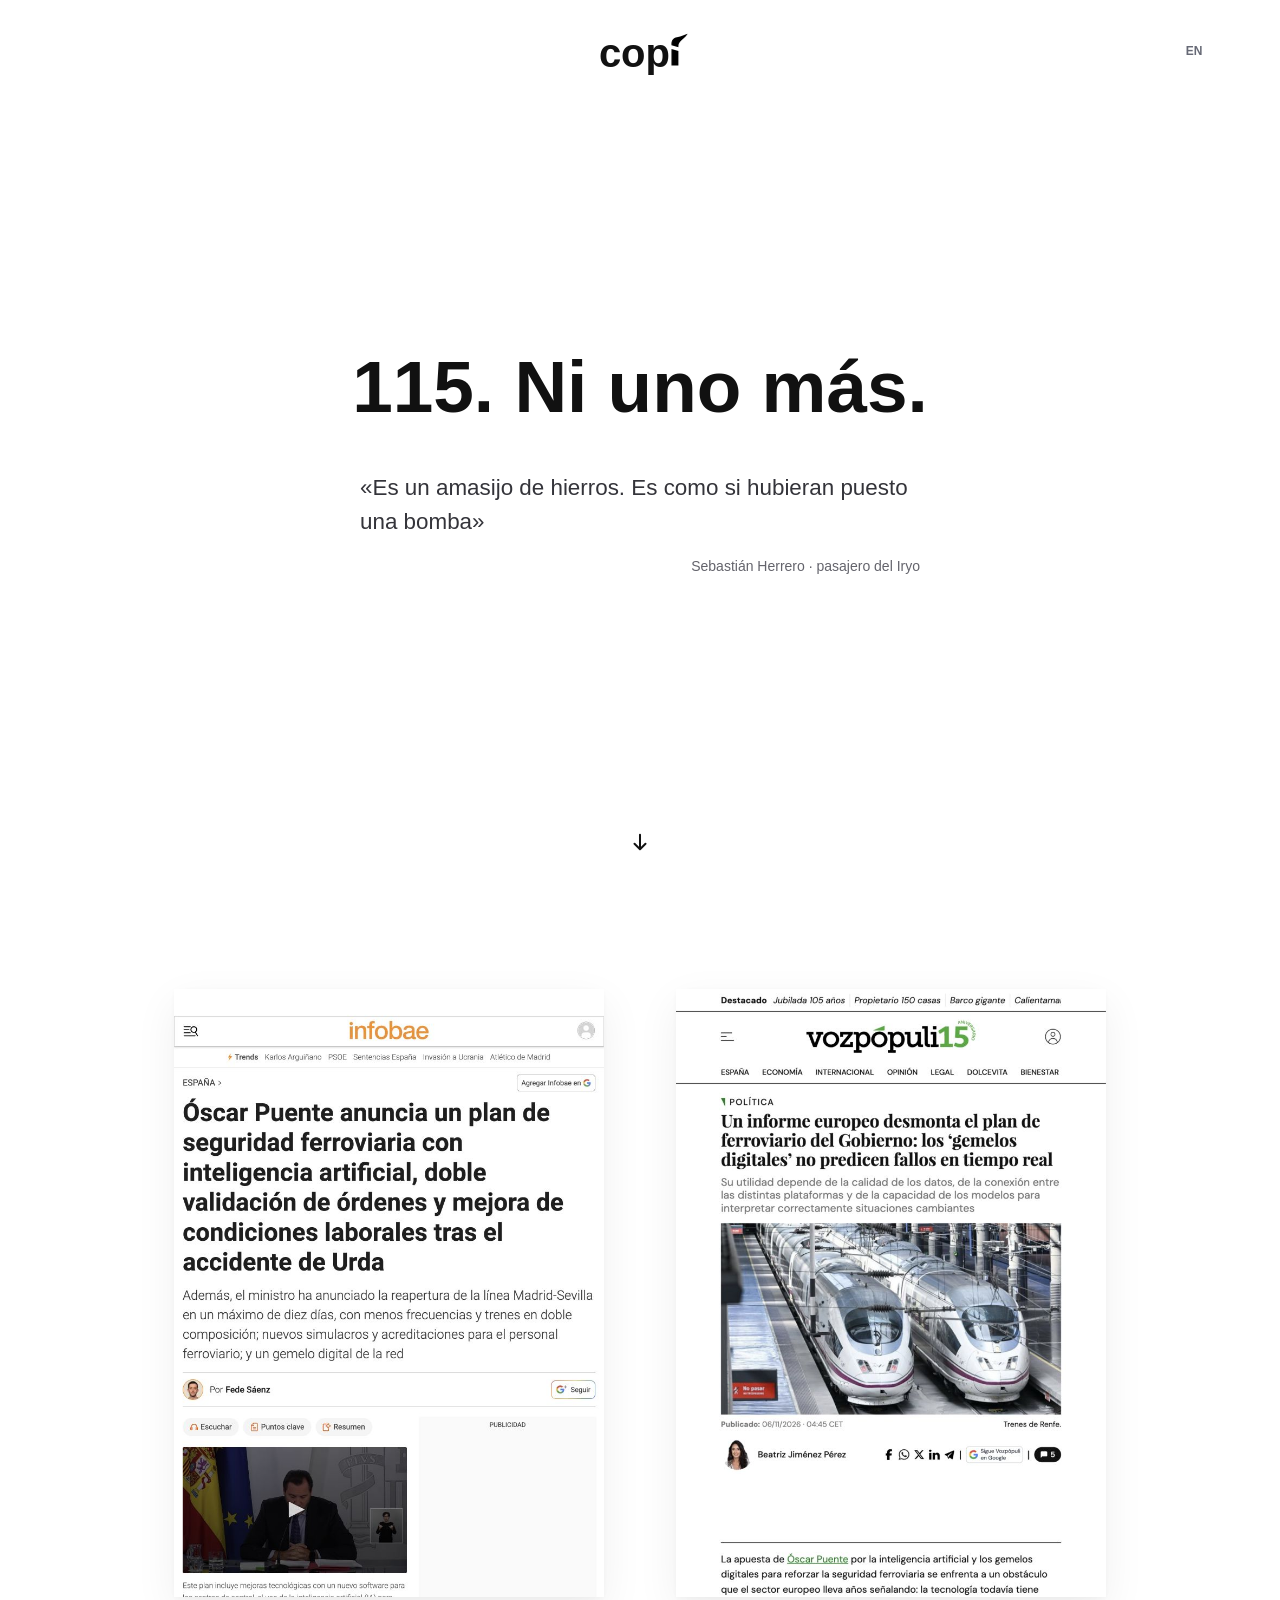
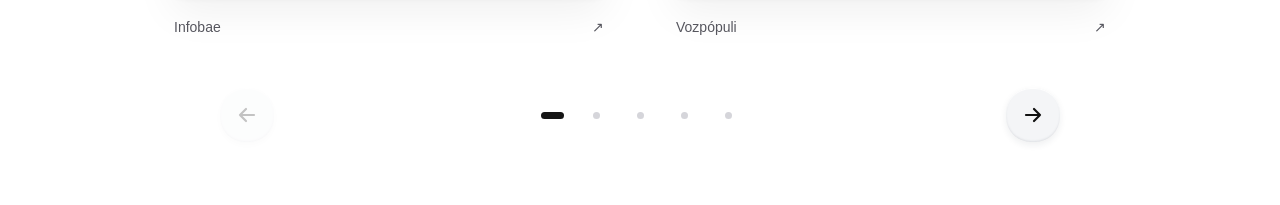
<file: local-preview/juan-v36.html>
<!doctype html><html lang="es"><head><meta charset="utf-8"><meta name="viewport" content="width=device-width,initial-scale=1"><title>Copi</title><style>
*{box-sizing:border-box}body{margin:0;background:#fff;color:#121212;font-family:-apple-system,BlinkMacSystemFont,'Helvetica Neue',Helvetica,Arial,sans-serif}button{font:inherit;border:0;color:#111;background:none;cursor:pointer;min-height:48px}a{color:inherit;text-decoration:none}button:focus-visible,a:focus-visible{outline:3px solid #4265d2;outline-offset:5px}button:active{transform:scale(.97)}header{height:100px;padding:28px 6%;display:flex;align-items:center}.logo{display:flex;align-items:baseline;font-size:40px;font-weight:800;line-height:1}.logo svg{height:43px;width:18px;margin-left:1px}main{max-width:900px;margin:auto;padding:0 28px}.page{animation:slide .45s cubic-bezier(.2,.8,.2,1)}.page.reverse{animation-name:reverse}.page[hidden]{display:none}.stage{min-height:535px}.visual{height:320px;display:flex;align-items:center;justify-content:center;position:relative}.visual>svg{width:100%;height:100%;overflow:visible}.visual svg{fill:none;stroke:#151515;stroke-linecap:round;stroke-linejoin:round}h1{font-size:clamp(30px,4.3vw,46px);line-height:1.13;font-weight:800;text-align:center;margin:15px auto 0;max-width:730px}h1:focus{outline:none}.sources{display:flex;justify-content:center;gap:24px;margin-top:25px}.sources a{font-size:14px;min-height:44px;display:inline-flex;gap:10px;align-items:center;color:#62626a}.sources strong{color:#222}.soft{background:#f4f5f7;box-shadow:inset 0 1px 1px #fff,inset 0 -1px 2px #70798528,0 3px 7px #232c3a12;border-radius:25px}.icon{width:24px;height:24px;fill:none;stroke:#111;stroke-width:2.2;stroke-linecap:round;stroke-linejoin:round}nav{display:flex;align-items:center;justify-content:space-between;padding:15px 0 35px;gap:16px}.prev,.next{width:54px;height:54px;display:grid;place-items:center}.prev:disabled{opacity:.25;cursor:default}.dots{display:flex}.dots button{width:44px;display:grid;place-items:center}.dots span{width:7px;height:7px;background:#d5d5da;border-radius:50%;transition:width .25s,background .25s}.dots [aria-current=step] span{width:23px;border-radius:6px;background:#151515}.draw{stroke-dasharray:450;stroke-dashoffset:450;animation:draw 1.1s ease forwards .1s}.incoming{animation:arrive .65s cubic-bezier(.2,.8,.2,1) both}.delay{animation-delay:.15s}.later{animation-delay:.3s}.signal{animation:signal 1.1s ease-in-out 2}.scan{animation:scan 1.5s ease-in-out 2}.alert{animation:pop .6s cubic-bezier(.2,.8,.2,1) both .7s}.handoff{animation:handoff 1s cubic-bezier(.2,.8,.2,1) both .2s}.input{position:absolute;width:90px;height:90px;display:grid;place-items:center;border-radius:28px;background:#f4f5f7;box-shadow:inset 0 1px 1px #fff,inset 0 -1px 2px #70798528,0 3px 7px #232c3a12;transition:transform .2s,background .2s}.input svg{width:43px;height:43px;stroke-width:2.2;fill:none}.input:hover{transform:translateY(-5px)}.input[aria-pressed=true]{background:#e4e8ef;transform:translateY(-5px)}.input.one{left:calc(50% - 255px);top:58px}.input.two{left:calc(50% - 255px);top:183px}.input.three{right:calc(50% - 255px);top:120px}.input-note{position:absolute;bottom:2px;left:0;right:0;text-align:center;font-size:16px;color:#64646c;min-height:24px}.symbol-label{font-size:14px;fill:#686870;stroke:none;font-family:inherit}.core{fill:#f2f3f5;stroke:none}.attention{fill:#f8dfcd;stroke:none}.interactive-visual{max-width:690px;margin:auto}.replay{position:absolute;right:5px;bottom:8px;width:44px;display:grid;place-items:center;color:#666}.replay svg{width:20px;height:20px;stroke-width:2}dialog{border:0;border-radius:28px;padding:30px;max-width:450px;width:calc(100% - 32px)}dialog::backdrop{background:#0004}dialog p{font-size:17px;line-height:1.5;color:#555}dialog button{padding:10px 20px}@keyframes slide{from{opacity:0;transform:translateX(35px)}to{opacity:1;transform:none}}@keyframes reverse{from{opacity:0;transform:translateX(-35px)}to{opacity:1;transform:none}}@keyframes draw{to{stroke-dashoffset:0}}@keyframes arrive{from{opacity:0;transform:translateY(20px)}to{opacity:1;transform:translateY(0)}}@keyframes signal{0%,100%{opacity:.35}50%{opacity:1}}@keyframes scan{0%,100%{transform:translateX(-45px)}50%{transform:translateX(45px)}}@keyframes pop{0%{opacity:0;transform:translateY(15px) scale(.8)}70%{transform:translateY(0) scale(1.06)}100%{opacity:1;transform:translateY(0) scale(1)}}@keyframes handoff{from{opacity:0;transform:translateX(-70px)}to{opacity:1;transform:translateX(0)}}@media(max-width:650px){header{height:85px;padding:24px}main{padding:0 24px}.stage{min-height:510px}.visual{height:290px}h1{font-size:33px;margin-top:15px}.sources{gap:18px;flex-wrap:wrap;margin-top:20px}.sources a{font-size:12px}.dots button{width:39px}.input{width:65px;height:65px;border-radius:22px}.input svg{width:32px;height:32px}.input.one{left:calc(50% - 145px);top:50px}.input.two{left:calc(50% - 145px);top:165px}.input.three{right:calc(50% - 145px);top:108px}.input-note{font-size:14px}.interactive-visual>svg{width:100%;height:100%}nav{gap:8px}.prev,.next{width:48px;height:48px}}@media(prefers-reduced-motion:reduce){*,*:before,*:after{animation:none!important;transition:none!important}.draw{stroke-dashoffset:0}}
header{justify-content:space-between}#language{font-size:12px;font-weight:650;color:#666975;min-width:44px;min-height:44px;border-radius:18px}#language:hover{background:#f4f5f7}.page:first-child .visual{height:195px}.page:first-child h1{font-size:clamp(28px,3.6vw,39px);max-width:700px}.press-previews{display:grid;grid-template-columns:1fr 1fr;gap:26px;margin:26px 0 25px}.takeaway{font-size:16px;font-weight:650;margin:0 0 12px;line-height:1.4}.clipping{padding:20px 22px;background:#f8f8f7;border-radius:20px;box-shadow:0 3px 14px #2025300a;min-height:213px}.masthead{display:flex;justify-content:space-between;align-items:center;gap:12px;margin-bottom:17px}.masthead strong{font-family:Georgia,serif;font-size:24px;letter-spacing:-.7px}.masthead time{font-size:11px;color:#707078}.clipping h2{font-family:Georgia,serif;font-size:19px;line-height:1.2;margin:0 0 15px;font-weight:700}.clipping blockquote{font-family:Georgia,serif;font-size:14px;line-height:1.45;color:#55555d;margin:0;border-left:2px solid #c9ced5;padding-left:12px}@media(max-width:650px){.page:first-child .visual{height:165px}.page:first-child h1{font-size:28px}.press-previews{gap:22px;grid-template-columns:1fr}.clipping{min-height:0;padding:18px 20px}.takeaway{font-size:15px}.clipping h2{font-size:19px}.clipping blockquote{font-size:14px}}
.logo{display:block;line-height:1}.logo .accent{position:relative;display:inline-block;color:transparent}.logo .accent svg{position:absolute;width:.44em;height:.939em;left:.015em;top:-.08em;margin:0;overflow:visible}html{scroll-behavior:smooth}header{position:absolute;inset:0 0 auto;z-index:2}.opening{min-height:100svh;display:flex;flex-direction:column;justify-content:center;align-items:center;padding:130px 8% 90px;position:relative}.opening blockquote{margin:0;max-width:850px}.opening h1{font-size:clamp(36px,5.2vw,64px);line-height:1.14;max-width:850px;margin:0;text-align:left;font-weight:750}.read-more{display:flex;align-items:center;gap:14px;min-height:48px;position:absolute;bottom:35px;left:8%;font-size:14px;color:#62626a}.read-more svg{width:19px;height:19px;animation:invite 1.2s ease-in-out 2}.read-more:hover{color:#111}#slides{scroll-margin-top:0;min-height:100svh;padding-top:110px;padding-bottom:45px;outline:none}.masthead span{font-size:14px;font-weight:600;color:#56565e}.clipping{border-radius:8px;background:#fafaf9;box-shadow:none;padding:28px;min-height:250px}.press-previews{margin:10px 0 40px;gap:40px}.clipping h2{font-size:25px}.clipping blockquote{font-size:17px}.sr-only{position:absolute!important;width:1px!important;height:1px!important;padding:0!important;margin:-1px!important;overflow:hidden!important;clip-path:inset(50%);white-space:nowrap}.page:first-child{padding-top:25px}.stage{min-height:440px}@keyframes invite{50%{transform:translateY(5px)}}@media(max-width:650px){.opening{padding:125px 26px 105px}.opening h1{font-size:39px}.read-more{left:26px;bottom:30px}#slides{padding-top:50px}.press-previews{gap:25px}.clipping{min-height:0;padding:23px}.clipping h2{font-size:22px}}@media(prefers-reduced-motion:reduce){html{scroll-behavior:auto}.read-more svg{animation:none}}.attribution{font-size:15px;line-height:1.5;color:#696970;margin:28px 0 0}.reflection{min-height:85svh;position:relative;display:grid;place-items:center;padding:100px 8%;outline:none}.reflection h2{font-size:clamp(34px,5vw,60px);line-height:1.15;font-weight:750;max-width:850px;margin:0;width:100%}@media(max-width:650px){.attribution{font-size:14px}.reflection{padding:100px 26px}.reflection h2{font-size:39px}}.quote-intro{font-size:clamp(18px,2.3vw,26px);line-height:1.4;font-weight:650;margin:0 0 32px;color:#62626a}.opening blockquote{animation:quote-reveal .8s cubic-bezier(.2,.8,.2,1) both}.opening .attribution{animation:quote-reveal .7s ease both .25s}#slides .page.revealed{animation:quote-reveal .65s ease both}@keyframes quote-reveal{from{opacity:0;transform:translateY(18px)}to{opacity:1;transform:none}}@media(prefers-reduced-motion:reduce){.opening blockquote,.opening .attribution,#slides .page.revealed{animation:none}}header{height:105px;justify-content:center;padding:25px 6%}header #language{position:absolute;right:5%;top:29px}.opening{padding:145px 7% 120px;min-height:100svh}.opening blockquote{width:100%;max-width:1080px;text-align:center}.opening h1.quote-intro{font-family:inherit;font-size:clamp(40px,5.7vw,78px);font-weight:800;line-height:1.07;color:#111;text-align:center;max-width:1050px;margin:0 auto 45px;text-wrap:balance}.opening .testimony{font-size:clamp(18px,1.75vw,24px);font-weight:500;line-height:1.5;max-width:560px;margin:0 auto;color:#34343a;text-align:left;text-wrap:pretty}.opening .attribution{max-width:560px;margin:17px auto 0;text-align:right;font-size:14px;color:#64646c}.opening .read-more{left:50%;transform:translateX(-50%);bottom:34px;width:48px;justify-content:center}.opening .read-more svg{width:22px;height:22px}.opening blockquote{animation:quote-reveal .8s cubic-bezier(.2,.8,.2,1) both}@media(max-width:650px){header{height:90px}header #language{top:22px;right:20px}.opening{padding:125px 26px 100px}.opening h1.quote-intro{font-size:42px;line-height:1.08;margin-bottom:34px}.opening .testimony{font-size:18px;max-width:340px}.opening .attribution{font-size:12px;max-width:340px}.opening .read-more{bottom:22px}}@media(max-height:650px) and (min-width:651px){.opening{padding-top:115px;padding-bottom:95px}.opening h1.quote-intro{font-size:48px;margin-bottom:25px}.opening .testimony{font-size:19px}}@media(prefers-reduced-motion:reduce){.opening blockquote{animation:none}}
/* Juan — v33: reveal follows the approved flame's curved centreline. */
.logo .logo-dot{offset-path:path('M17 77 C14 55 22 49 38 43 C51 38 62 28 70 20');offset-rotate:0deg;transform-origin:0 0;animation:dot-follow-flame 1.35s cubic-bezier(.35,0,.25,1) both .18s}
.logo .logo-flame{transform:none;opacity:1;animation:none}
.logo .flame-trace{stroke-dasharray:100;stroke-dashoffset:100;animation:trace-flame 1.35s cubic-bezier(.35,0,.25,1) both .18s}
@keyframes dot-follow-flame{0%,15%{offset-distance:0%;opacity:1;transform:scale(1)}35%{opacity:1;transform:scale(.9)}72%{opacity:1;transform:scale(.48)}94%{opacity:.7;transform:scale(.08)}100%{offset-distance:100%;opacity:0;transform:scale(0)}}
@keyframes trace-flame{0%,15%{stroke-dashoffset:100}100%{stroke-dashoffset:0}}
@media(prefers-reduced-motion:reduce){.logo .logo-dot{animation:none;opacity:0}.logo .flame-trace{animation:none;stroke-dashoffset:0}}

/* Juan — v36: unaltered publisher snapshots, each shown as a complete A4 sheet. */
#slides{max-width:1100px;padding-top:64px;padding-bottom:28px}
.page:not(:first-child),nav{max-width:840px;margin-left:auto;margin-right:auto}
.press-previews{grid-template-columns:repeat(2,minmax(0,1fr));align-items:start;gap:clamp(24px,5vw,64px);max-width:940px;margin:0 auto 24px}
.press-sheet{width:100%;max-width:min(430px,calc((100svh - 210px)*210/297));justify-self:center}
.paper{display:block;width:100%;padding:0;aspect-ratio:210/297;background:#fff;cursor:zoom-in;box-shadow:0 2px 6px #1111110a,0 14px 40px #11111110;transition:transform .2s ease,box-shadow .2s ease}
.paper:hover{transform:translateY(-3px);box-shadow:0 4px 10px #1111110a,0 18px 42px #11111118}
.paper img{display:block;width:100%;height:100%;object-fit:contain}
.publisher-link{display:flex;align-items:center;justify-content:space-between;min-height:44px;font-size:14px;color:#56565e;margin-top:8px}
.publisher-link:hover{color:#111}
#press-dialog{padding:18px;border-radius:12px;max-width:min(94vw,900px);width:max-content;max-height:96svh;overflow:auto;background:#fff}
#press-dialog::backdrop{background:#1119}
.press-toolbar{display:flex;align-items:center;justify-content:space-between;gap:28px;margin-bottom:12px}
.press-toolbar a{display:flex;align-items:center;min-height:44px;font-size:14px}
.press-toolbar button{padding:0;width:44px;height:44px;display:grid;place-items:center;border-radius:50%}
#press-image{display:block;width:auto;height:auto;max-width:100%;max-height:calc(96svh - 110px);object-fit:contain;margin:auto}
@media(max-width:650px){#slides{padding:36px 24px 20px}.press-previews{grid-template-columns:1fr;gap:28px;max-width:380px}.press-sheet{max-width:100%}#press-dialog{padding:12px}.press-toolbar{gap:12px}#press-image{max-height:calc(96svh - 98px)}}
@media(prefers-reduced-motion:reduce){.paper:hover{transform:none}.paper{transition:none}}
</style></head><body><svg style="display:none" aria-hidden="true"><symbol id="voice" viewBox="0 0 24 24"><path d="M4 9v6m4-10v14m4-16v18m4-16v14m4-10v6"/></symbol><symbol id="rule" viewBox="0 0 24 24"><path d="M8 4H5v17h14V4h-3M9 2h6v4H9zM8 12l2 2 5-5m-7 9h8"/></symbol><symbol id="train" viewBox="0 0 24 24"><rect x="5" y="3" width="14" height="15" rx="4"/><path d="M5 10h14M8 14h1m6 0h1M8 18l-3 4m11-4 3 4M8 21h8"/></symbol></svg><header><div class="logo" aria-label="Copi">cop<span class="accent" aria-hidden="true">ı<svg viewBox="0 0 74 158"><defs><mask id="copi-flame-reveal" maskUnits="userSpaceOnUse" x="0" y="0" width="74" height="158"><path class="flame-trace" d="M17 77 C14 55 22 49 38 43 C51 38 62 28 70 20" pathLength="100" fill="none" stroke="white" stroke-width="38" stroke-linecap="round"/></mask></defs><circle class="logo-dot" cx="0" cy="0" r="14.5" fill="#000"/><g class="logo-flame" mask="url(#copi-flame-reveal)"><path transform="translate(0 20)" d="M2 48 C1 27 9 18 25 15 C44 12 58 4 70 0 C61 16 46 23 38 34 C31 42 31 50 31 57 Z" fill="#000"/></g><path d="M2 84 L31 93 L31 154 L2 154 Z" fill="#000"/></svg></span></div><button id="language" aria-label="Switch to English" title="Switch to English">EN</button></header><section class="opening" aria-labelledby="opening-quote"><blockquote><h1 class="quote-intro" id="opening-quote" data-i18n="reflection">115. Ni uno más.</h1><p class="testimony" data-i18n="opening">«Es un amasijo de hierros. Es como si hubieran puesto una bomba»</p><p class="attribution" data-i18n="attribution">Sebastián Herrero · pasajero del Iryo</p></blockquote><a class="read-more" href="#slides"><span class="sr-only" data-i18n="readMore">Leer más</span><svg class="icon" viewBox="0 0 24 24" aria-hidden="true"><path d="M12 4v16m-6-6 6 6 6-6"/></svg></a></section><main id="slides" tabindex="-1"><div class="stage">
<section class="page" aria-labelledby="h0"><h1 class="sr-only" id="h0" tabindex="-1" data-i18n="h0">En la prensa</h1><div class="press-previews">
<article class="press-sheet" lang="es"><button class="paper" data-snapshot="infobae" data-source="https://www.infobae.com/espana/2026/11/03/oscar-puente-anuncia-un-plan-de-seguridad-ferroviaria-con-inteligencia-artificial-doble-validacion-de-ordenes-y-mejora-de-condiciones-laborales-tras-el-accidente-de-urda/" data-publisher="Infobae" data-i18n-aria="enlarge0" aria-label="Ampliar captura de Infobae"><img src="assets/juan-v36/infobae-a4.jpg" alt="Captura de la página original de Infobae, con su cabecera, titular e imagen" width="794" height="1123" loading="lazy" decoding="async"></button><a class="publisher-link" href="https://www.infobae.com/espana/2026/11/03/oscar-puente-anuncia-un-plan-de-seguridad-ferroviaria-con-inteligencia-artificial-doble-validacion-de-ordenes-y-mejora-de-condiciones-laborales-tras-el-accidente-de-urda/" target="_blank" rel="noopener noreferrer">Infobae<span aria-hidden="true">↗</span></a></article>
<article class="press-sheet" lang="es"><button class="paper" data-snapshot="vozpopuli" data-source="https://www.vozpopuli.com/espana/politica/un-informe-europeo-desmonta-el-plan-de-ferroviario-del-gobierno-los-gemelos-digitales-no-predicen-fallos-en-tiempo-real.html" data-publisher="Vozpópuli" data-i18n-aria="enlarge1" aria-label="Ampliar captura de Vozpópuli"><img src="assets/juan-v36/vozpopuli-a4.jpg" alt="Captura de la página original de Vozpópuli, con su cabecera, titular e imagen" width="794" height="1123" loading="lazy" decoding="async"></button><a class="publisher-link" href="https://www.vozpopuli.com/espana/politica/un-informe-europeo-desmonta-el-plan-de-ferroviario-del-gobierno-los-gemelos-digitales-no-predicen-fallos-en-tiempo-real.html" target="_blank" rel="noopener noreferrer">Vozpópuli<span aria-hidden="true">↗</span></a></article>
</div></section>
<section class="page" hidden aria-labelledby="h1"><div class="visual interactive-visual"><svg viewBox="0 0 700 320" role="img" data-i18n-aria="aria1" aria-label="Comunicaciones, protocolo y datos del tren se reúnen para comprobar su coherencia"><path class="draw" d="M185 95Q265 95 310 155M185 220Q265 220 310 165M510 160H390" stroke="#b9c0cc" stroke-width="4"/><circle cx="350" cy="160" r="54" class="core"/><g class="signal"><path d="M320 160s13-22 30-22 30 22 30 22-13 22-30 22-30-22-30-22Z" stroke-width="4"/><circle cx="350" cy="160" r="8" stroke-width="4"/></g></svg><button class="input one incoming" data-input="0" data-i18n-aria="aria5" aria-label="Explorar las órdenes" aria-pressed="false"><svg aria-hidden="true"><use href="#voice"/></svg></button><button class="input two incoming delay" data-input="1" data-i18n-aria="aria6" aria-label="Explorar el protocolo" aria-pressed="false"><svg aria-hidden="true"><use href="#rule"/></svg></button><button class="input three incoming later" data-input="2" data-i18n-aria="aria7" aria-label="Explorar los datos del tren" aria-pressed="false"><svg aria-hidden="true"><use href="#train"/></svg></button><div class="input-note" id="inputNote" aria-live="polite"></div></div><h1 data-i18n="h1" id="h1" tabindex="-1">Contrasta las órdenes al tren con el protocolo y la telemetría</h1></section>
<section class="page" hidden aria-labelledby="h2"><div class="visual"><svg viewBox="0 0 700 320" role="img" data-i18n-aria="aria2" aria-label="Una orden y un protocolo discrepan; Copi resalta el punto de conflicto"><g class="incoming"><rect x="115" y="75" width="155" height="165" rx="30" class="core"/><g transform="translate(163 100) scale(2.5)" stroke-width="2.2"><use href="#voice" width="24" height="24"/></g><path d="M153 191h80" stroke-width="9"/></g><g class="incoming delay"><rect x="430" y="75" width="155" height="165" rx="30" class="core"/><g transform="translate(478 100) scale(2.5)" stroke-width="2.2"><use href="#rule" width="24" height="24"/></g><path d="M468 191h40" stroke-width="9"/></g><path class="draw" d="M270 160h160" stroke="#c6cbd4" stroke-width="4"/><g class="alert" style="transform-origin:350px 160px"><circle cx="350" cy="160" r="44" class="attention"/><path d="M350 139v24m0 16v1" stroke-width="7"/></g></svg></div><h1 data-i18n="h2" id="h2" tabindex="-1">Si la orden y lo que hace el tren no encajan, Copi avisa</h1></section>
<section class="page" hidden aria-labelledby="h3"><div class="visual"><svg viewBox="0 0 700 320" role="img" data-i18n-aria="aria3" aria-label="Copi entrega el aviso con su fuente al controlador humano"><g class="handoff"><rect x="145" y="95" width="160" height="135" rx="27" class="core"/><circle cx="180" cy="130" r="9" fill="#e2b58e" stroke="none"/><path d="M205 130h65m-90 33h95m-95 30h60" stroke-width="6"/></g><path class="draw" d="M330 162h65m-18-18 18 18-18 18" stroke-width="5"/><g class="incoming later"><circle cx="490" cy="113" r="34" stroke-width="7"/><path d="M427 239v-17a63 63 0 0 1 126 0v17" stroke-width="7"/></g></svg></div><h1 data-i18n="h3" id="h3" tabindex="-1">El controlador recibe la evidencia y mantiene la decisión</h1></section>
<section class="page" hidden aria-labelledby="h4"><div class="visual"><svg viewBox="0 0 700 320" role="img" data-i18n-aria="aria4" aria-label="Un protocolo pasa por revisión y evaluación"><g class="incoming"><rect x="110" y="99" width="110" height="125" rx="25" class="core"/><g transform="translate(130 123) scale(3)" stroke-width="2"><use href="#rule" width="24" height="24"/></g></g><path class="draw" d="M240 160h65m-15-15 15 15-15 15" stroke="#aeb7c5" stroke-width="4"/><g class="incoming delay"><circle cx="365" cy="155" r="42" stroke-width="7"/><path d="m395 187 29 29" stroke-width="8"/><path d="M349 155h32m-16-16v32" stroke-width="5"/></g><path class="draw" d="M445 160h45" stroke="#aeb7c5" stroke-width="4"/><g class="incoming later"><circle cx="550" cy="160" r="44" class="core"/><path class="draw" d="m528 160 16 16 29-33" stroke-width="7"/></g></svg></div><h1 data-i18n="h4" id="h4" tabindex="-1">Empezamos por un protocolo que podamos comprobar</h1></section>
</div><nav aria-label="Páginas"><button class="soft prev" id="prev" aria-label="Anterior" disabled><svg class="icon" viewBox="0 0 24 24" aria-hidden="true"><path d="M19 12H5m6-6-6 6 6 6"/></svg></button><div class="dots"><button data-page="0" aria-label="Copi" aria-current="step"><span></span></button><button data-page="1" data-i18n-aria="aria8" aria-label="Qué observa"><span></span></button><button data-page="2" data-i18n-aria="aria9" aria-label="Qué detecta"><span></span></button><button data-page="3" data-i18n-aria="aria10" aria-label="Quién decide"><span></span></button><button data-page="4" data-i18n-aria="aria11" aria-label="Nuestro enfoque"><span></span></button></div><button class="soft next" id="next" aria-label="Siguiente"><svg class="icon" viewBox="0 0 24 24" aria-hidden="true"><path d="M5 12h14m-6-6 6 6-6 6"/></svg></button></nav></main><dialog id="press-dialog" data-i18n-aria="pressDialog" aria-label="Captura del periódico"><div class="press-toolbar"><a id="press-source" target="_blank" rel="noopener noreferrer"><span data-i18n="original">Abrir original</span>&nbsp;↗</a><button id="close-press" class="soft" data-i18n-aria="closePress" aria-label="Cerrar captura" autofocus><svg class="icon" viewBox="0 0 24 24" aria-hidden="true"><path d="m6 6 12 12M18 6 6 18"/></svg></button></div><img id="press-image" alt=""></dialog><script>
let current=0;const pages=[...document.querySelectorAll('.page')];function go(n){const reverse=n<current;current=n;pages.forEach((p,i)=>{p.hidden=i!==n;p.classList.toggle('reverse',reverse)});document.getElementById('prev').disabled=n===0;document.getElementById('next').setAttribute('aria-label',translations[language][n===4?'restart':'next']);document.querySelectorAll('[data-page]').forEach((b,i)=>{if(i===n)b.setAttribute('aria-current','step');else b.removeAttribute('aria-current')});document.getElementById('h'+n).focus({preventScroll:true})}document.getElementById('prev').onclick=()=>{if(current)go(current-1)};document.getElementById('next').onclick=()=>go((current+1)%5);document.querySelectorAll('[data-page]').forEach(b=>b.onclick=()=>go(+b.dataset.page));const notes=['Órdenes y confirmaciones','Reglas, condiciones y excepciones','Telemetría, entorno y datos ausentes'];document.querySelectorAll('[data-input]').forEach(b=>b.onclick=()=>{document.querySelectorAll('[data-input]').forEach(x=>x.setAttribute('aria-pressed',String(x===b)));selectedInput=+b.dataset.input;document.getElementById('inputNote').textContent=translations[language]['note'+selectedInput]});document.addEventListener('keydown',e=>{if(document.getElementById('press-dialog').open||e.target.closest('button,a')||document.querySelector('.opening').getBoundingClientRect().bottom>innerHeight*.5)return;if(e.key==='ArrowRight'){e.preventDefault();go(Math.min(4,current+1))}if(e.key==='ArrowLeft'){e.preventDefault();go(Math.max(0,current-1))}});
let touch=null;const stage=document.querySelector('.stage');stage.addEventListener('touchstart',e=>{if(e.target.closest('a,button'))return;touch={x:e.touches[0].clientX,y:e.touches[0].clientY}},{passive:true});stage.addEventListener('touchend',e=>{if(!touch)return;const dx=e.changedTouches[0].clientX-touch.x,dy=e.changedTouches[0].clientY-touch.y;touch=null;if(Math.abs(dx)>65&&Math.abs(dx)>Math.abs(dy)*1.5)go(Math.max(0,Math.min(4,current+(dx<0?1:-1))))},{passive:true});let language='es',selectedInput=null;
const translations={"es": {"h0": "En la prensa", "h1": "Contrasta las órdenes al tren con el protocolo y la telemetría", "h2": "Si la orden y lo que hace el tren no encajan, Copi avisa", "h3": "El controlador recibe la evidencia y mantiene la decisión", "h4": "Empezamos por un protocolo que podamos comprobar", "note0": "Órdenes y confirmaciones", "note1": "Reglas, condiciones y excepciones", "note2": "Telemetría, entorno y datos ausentes", "prev": "Anterior", "next": "Siguiente", "restart": "Volver al inicio", "nav": "Páginas", "aria0": "Un tren y una mirada que acompaña su recorrido", "aria1": "Comunicaciones, protocolo y datos del tren se reúnen para comprobar su coherencia", "aria2": "Una orden y un protocolo discrepan; Copi resalta el punto de conflicto", "aria3": "Copi entrega el aviso con su fuente al controlador humano", "aria4": "Un protocolo pasa por revisión y evaluación", "aria5": "Explorar las órdenes", "aria6": "Explorar el protocolo", "aria7": "Explorar los datos del tren", "aria8": "Qué observa", "aria9": "Qué detecta", "aria10": "Quién decide", "aria11": "Nuestro enfoque", "opening": "«Es un amasijo de hierros. Es como si hubieran puesto una bomba»", "readMore": "Leer más", "attribution": "Sebastián Herrero · pasajero del Iryo", "reflection": "115. Ni uno más.", "enlarge0": "Ampliar captura de Infobae", "enlarge1": "Ampliar captura de Vozpópuli", "closePress": "Cerrar captura", "original": "Abrir original", "pressDialog": "Captura del periódico"}, "en": {"h0": "In the press", "h1": "It checks train instructions against the protocol and telemetry", "h2": "When the instruction and the train’s actions don’t match, Copi flags it", "h3": "The controller gets the evidence and keeps the final say", "h4": "We start with one protocol we can verify", "note0": "Instructions and acknowledgments", "note1": "Rules, conditions and exceptions", "note2": "Telemetry, surroundings and missing data", "prev": "Previous", "next": "Next", "restart": "Back to the start", "nav": "Pages", "aria0": "A train with an observer following its journey", "aria1": "Communications, protocol and train data come together for a consistency check", "aria2": "An instruction conflicts with the protocol; Copi highlights the mismatch", "aria3": "Copi hands the alert and its source to the human controller", "aria4": "A protocol goes through review and evaluation", "aria5": "Explore instructions", "aria6": "Explore the protocol", "aria7": "Explore train data", "aria8": "What it observes", "aria9": "What it detects", "aria10": "Who decides", "aria11": "Our approach", "opening": "“It’s a mass of twisted metal. It’s as if a bomb had gone off.”", "readMore": "Read more", "attribution": "Sebastián Herrero · Iryo passenger", "reflection": "115. Not one more.", "enlarge0": "Enlarge Infobae snapshot", "enlarge1": "Enlarge Vozpópuli snapshot", "closePress": "Close snapshot", "original": "Open original", "pressDialog": "Newspaper snapshot"}};
function setLanguage(value){language=value;document.documentElement.lang=value;document.querySelectorAll('[data-i18n]').forEach(el=>el.textContent=translations[value][el.dataset.i18n]);document.querySelectorAll('[data-i18n-aria]').forEach(el=>el.setAttribute('aria-label',translations[value][el.dataset.i18nAria]));document.getElementById('prev').setAttribute('aria-label',translations[value].prev);document.getElementById('next').setAttribute('aria-label',translations[value][current===4?'restart':'next']);document.querySelector('nav').setAttribute('aria-label',translations[value].nav);if(selectedInput!==null)document.getElementById('inputNote').textContent=translations[value]['note'+selectedInput];const b=document.getElementById('language');b.textContent=value==='es'?'EN':'ES';b.setAttribute('aria-label',value==='es'?'Switch to English':'Cambiar a español');b.title=b.getAttribute('aria-label');try{localStorage.setItem('copi-language',value)}catch{}}
document.getElementById('language').onclick=()=>setLanguage(language==='es'?'en':'es');
try{setLanguage(localStorage.getItem('copi-language')==='en'?'en':'es')}catch{setLanguage('es')}
document.querySelector('.read-more').addEventListener('click',()=>document.getElementById('slides').focus({preventScroll:true}));const slideReveal=new IntersectionObserver(entries=>{if(entries.some(e=>e.isIntersecting)){document.querySelector('#slides .page').classList.add('revealed');slideReveal.disconnect()}},{threshold:.15});slideReveal.observe(document.getElementById('slides'));
const pressDialog=document.getElementById('press-dialog');let pressOpener=null;
document.querySelectorAll('[data-snapshot]').forEach(button=>button.addEventListener('click',()=>{pressOpener=button;const original=button.querySelector('img'),expanded=document.getElementById('press-image');expanded.src=original.src;expanded.alt=original.alt;document.getElementById('press-source').href=button.dataset.source;pressDialog.showModal()}));
document.getElementById('close-press').addEventListener('click',()=>pressDialog.close());
pressDialog.addEventListener('click',e=>{const r=pressDialog.getBoundingClientRect();if(e.target===pressDialog&&(e.clientX<r.left||e.clientX>r.right||e.clientY<r.top||e.clientY>r.bottom))pressDialog.close()});
pressDialog.addEventListener('close',()=>pressOpener?.focus({preventScroll:true}));
</script></body></html>
</file>
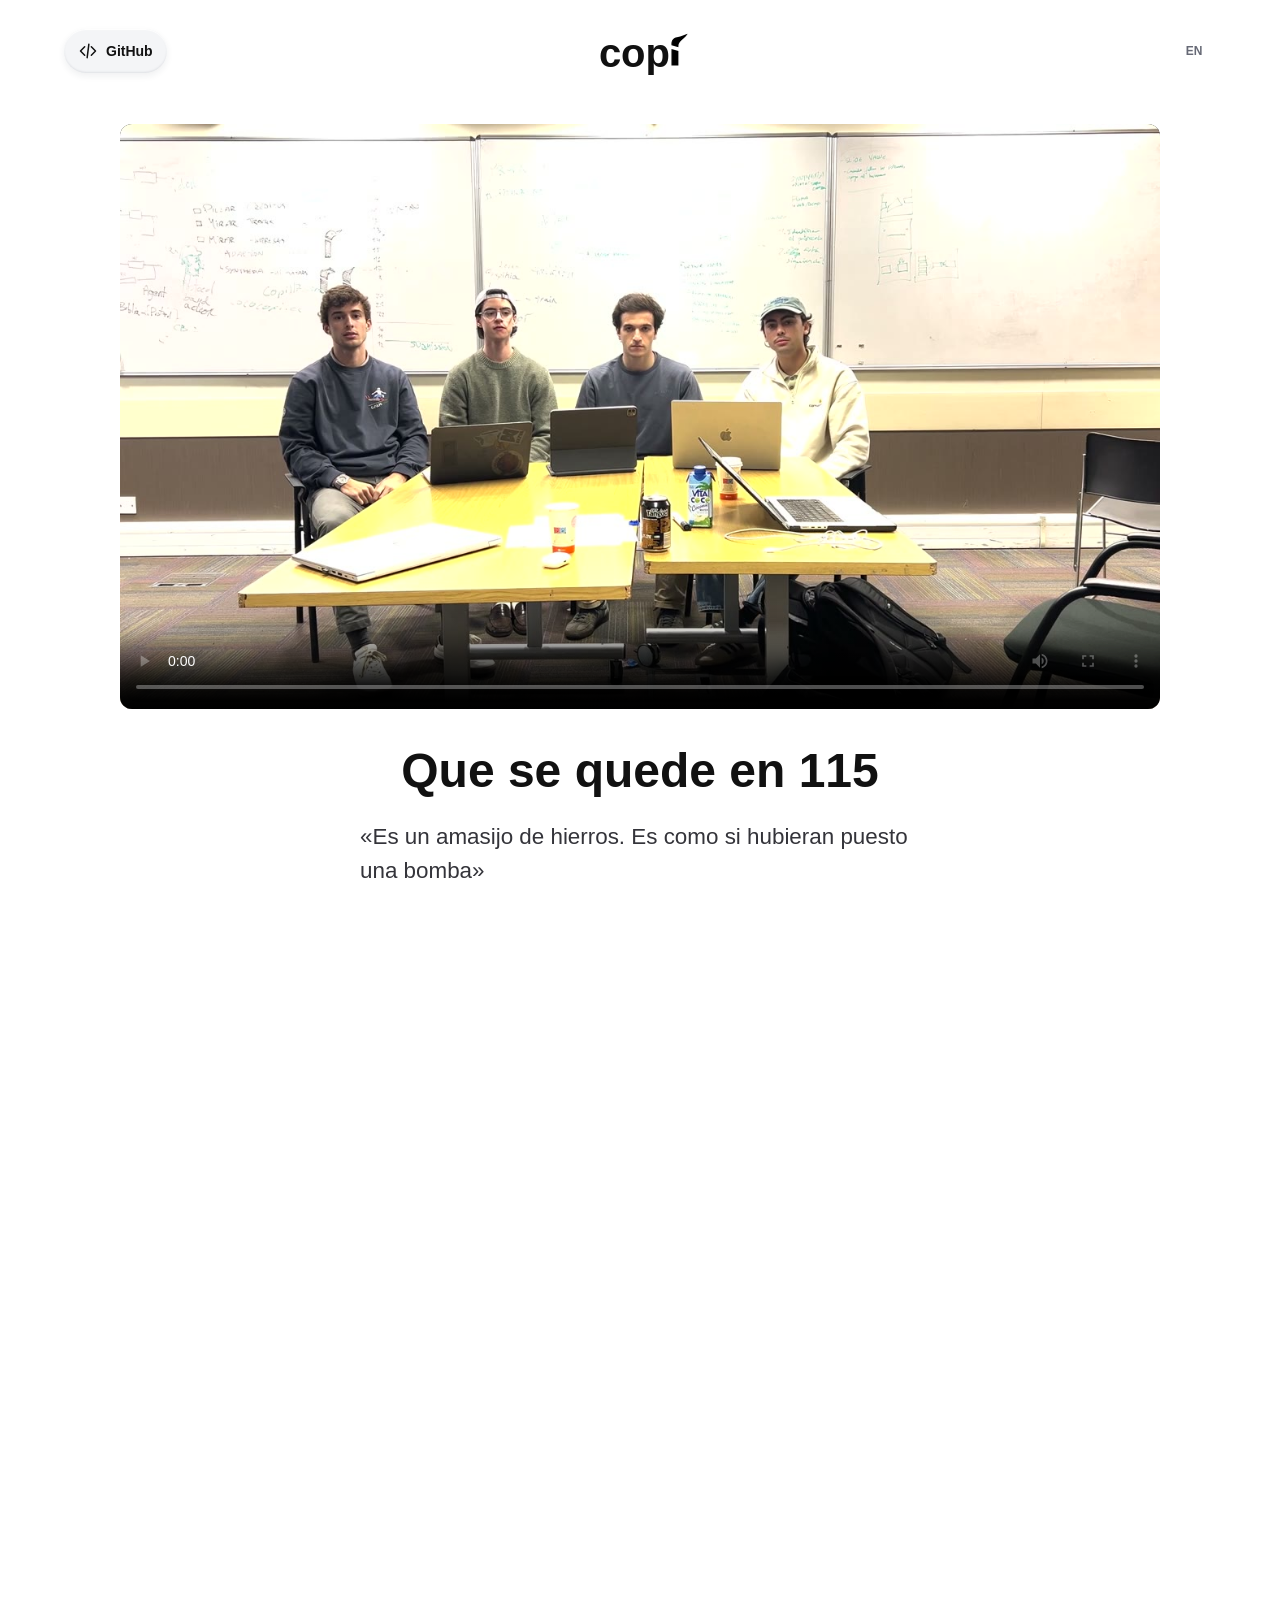
<file: local-preview/juan-v56.html>
<!doctype html><html lang="es"><head><meta charset="utf-8"><meta name="viewport" content="width=device-width,initial-scale=1"><title>Copi</title><style>
*{box-sizing:border-box}body{margin:0;background:#fff;color:#121212;font-family:-apple-system,BlinkMacSystemFont,'Helvetica Neue',Helvetica,Arial,sans-serif}button{font:inherit;border:0;color:#111;background:none;cursor:pointer;min-height:48px}a{color:inherit;text-decoration:none}button:focus-visible,a:focus-visible{outline:3px solid #4265d2;outline-offset:5px}button:active{transform:scale(.97)}header{height:100px;padding:28px 6%;display:flex;align-items:center}.logo{display:flex;align-items:baseline;font-size:40px;font-weight:800;line-height:1}.logo svg{height:43px;width:18px;margin-left:1px}main{max-width:900px;margin:auto;padding:0 28px}.page{animation:slide .45s cubic-bezier(.2,.8,.2,1)}.page.reverse{animation-name:reverse}.page[hidden]{display:none}.stage{min-height:535px}.visual{height:320px;display:flex;align-items:center;justify-content:center;position:relative}.visual>svg{width:100%;height:100%;overflow:visible}.visual svg{fill:none;stroke:#151515;stroke-linecap:round;stroke-linejoin:round}h1{font-size:clamp(30px,4.3vw,46px);line-height:1.13;font-weight:800;text-align:center;margin:15px auto 0;max-width:730px}h1:focus{outline:none}.sources{display:flex;justify-content:center;gap:24px;margin-top:25px}.sources a{font-size:14px;min-height:44px;display:inline-flex;gap:10px;align-items:center;color:#62626a}.sources strong{color:#222}.soft{background:#f4f5f7;box-shadow:inset 0 1px 1px #fff,inset 0 -1px 2px #70798528,0 3px 7px #232c3a12;border-radius:25px}.icon{width:24px;height:24px;fill:none;stroke:#111;stroke-width:2.2;stroke-linecap:round;stroke-linejoin:round}nav{display:flex;align-items:center;justify-content:space-between;padding:15px 0 35px;gap:16px}.prev,.next{width:54px;height:54px;display:grid;place-items:center}.prev:disabled{opacity:.25;cursor:default}.dots{display:flex}.dots button{width:44px;display:grid;place-items:center}.dots span{width:7px;height:7px;background:#d5d5da;border-radius:50%;transition:width .25s,background .25s}.dots [aria-current=step] span{width:23px;border-radius:6px;background:#151515}.draw{stroke-dasharray:450;stroke-dashoffset:450;animation:draw 1.1s ease forwards .1s}.incoming{animation:arrive .65s cubic-bezier(.2,.8,.2,1) both}.delay{animation-delay:.15s}.later{animation-delay:.3s}.signal{animation:signal 1.1s ease-in-out 2}.scan{animation:scan 1.5s ease-in-out 2}.alert{animation:pop .6s cubic-bezier(.2,.8,.2,1) both .7s}.handoff{animation:handoff 1s cubic-bezier(.2,.8,.2,1) both .2s}.input{position:absolute;width:90px;height:90px;display:grid;place-items:center;border-radius:28px;background:#f4f5f7;box-shadow:inset 0 1px 1px #fff,inset 0 -1px 2px #70798528,0 3px 7px #232c3a12;transition:transform .2s,background .2s}.input svg{width:43px;height:43px;stroke-width:2.2;fill:none}.input:hover{transform:translateY(-5px)}.input[aria-pressed=true]{background:#e4e8ef;transform:translateY(-5px)}.input.one{left:calc(50% - 255px);top:58px}.input.two{left:calc(50% - 255px);top:183px}.input.three{right:calc(50% - 255px);top:120px}.input-note{position:absolute;bottom:2px;left:0;right:0;text-align:center;font-size:16px;color:#64646c;min-height:24px}.symbol-label{font-size:14px;fill:#686870;stroke:none;font-family:inherit}.core{fill:#f2f3f5;stroke:none}.attention{fill:#f8dfcd;stroke:none}.interactive-visual{max-width:690px;margin:auto}.replay{position:absolute;right:5px;bottom:8px;width:44px;display:grid;place-items:center;color:#666}.replay svg{width:20px;height:20px;stroke-width:2}dialog{border:0;border-radius:28px;padding:30px;max-width:450px;width:calc(100% - 32px)}dialog::backdrop{background:#0004}dialog p{font-size:17px;line-height:1.5;color:#555}dialog button{padding:10px 20px}@keyframes slide{from{opacity:0;transform:translateX(35px)}to{opacity:1;transform:none}}@keyframes reverse{from{opacity:0;transform:translateX(-35px)}to{opacity:1;transform:none}}@keyframes draw{to{stroke-dashoffset:0}}@keyframes arrive{from{opacity:0;transform:translateY(20px)}to{opacity:1;transform:translateY(0)}}@keyframes signal{0%,100%{opacity:.35}50%{opacity:1}}@keyframes scan{0%,100%{transform:translateX(-45px)}50%{transform:translateX(45px)}}@keyframes pop{0%{opacity:0;transform:translateY(15px) scale(.8)}70%{transform:translateY(0) scale(1.06)}100%{opacity:1;transform:translateY(0) scale(1)}}@keyframes handoff{from{opacity:0;transform:translateX(-70px)}to{opacity:1;transform:translateX(0)}}@media(max-width:650px){header{height:85px;padding:24px}main{padding:0 24px}.stage{min-height:510px}.visual{height:290px}h1{font-size:33px;margin-top:15px}.sources{gap:18px;flex-wrap:wrap;margin-top:20px}.sources a{font-size:12px}.dots button{width:39px}.input{width:65px;height:65px;border-radius:22px}.input svg{width:32px;height:32px}.input.one{left:calc(50% - 145px);top:50px}.input.two{left:calc(50% - 145px);top:165px}.input.three{right:calc(50% - 145px);top:108px}.input-note{font-size:14px}.interactive-visual>svg{width:100%;height:100%}nav{gap:8px}.prev,.next{width:48px;height:48px}}@media(prefers-reduced-motion:reduce){*,*:before,*:after{animation:none!important;transition:none!important}.draw{stroke-dashoffset:0}}
header{justify-content:space-between}#language{font-size:12px;font-weight:650;color:#666975;min-width:44px;min-height:44px;border-radius:18px}#language:hover{background:#f4f5f7}.page:first-child .visual{height:195px}.page:first-child h1{font-size:clamp(28px,3.6vw,39px);max-width:700px}.press-previews{display:grid;grid-template-columns:1fr 1fr;gap:26px;margin:26px 0 25px}.takeaway{font-size:16px;font-weight:650;margin:0 0 12px;line-height:1.4}.clipping{padding:20px 22px;background:#f8f8f7;border-radius:20px;box-shadow:0 3px 14px #2025300a;min-height:213px}.masthead{display:flex;justify-content:space-between;align-items:center;gap:12px;margin-bottom:17px}.masthead strong{font-family:Georgia,serif;font-size:24px;letter-spacing:-.7px}.masthead time{font-size:11px;color:#707078}.clipping h2{font-family:Georgia,serif;font-size:19px;line-height:1.2;margin:0 0 15px;font-weight:700}.clipping blockquote{font-family:Georgia,serif;font-size:14px;line-height:1.45;color:#55555d;margin:0;border-left:2px solid #c9ced5;padding-left:12px}@media(max-width:650px){.page:first-child .visual{height:165px}.page:first-child h1{font-size:28px}.press-previews{gap:22px;grid-template-columns:1fr}.clipping{min-height:0;padding:18px 20px}.takeaway{font-size:15px}.clipping h2{font-size:19px}.clipping blockquote{font-size:14px}}
.logo{display:block;line-height:1}.logo .accent{position:relative;display:inline-block;color:transparent}.logo .accent svg{position:absolute;width:.44em;height:.939em;left:.015em;top:-.08em;margin:0;overflow:visible}html{scroll-behavior:smooth}header{position:absolute;inset:0 0 auto;z-index:2}.opening{min-height:100svh;display:flex;flex-direction:column;justify-content:center;align-items:center;padding:130px 8% 90px;position:relative}.opening blockquote{margin:0;max-width:850px}.opening h1{font-size:clamp(36px,5.2vw,64px);line-height:1.14;max-width:850px;margin:0;text-align:left;font-weight:750}.read-more{display:flex;align-items:center;gap:14px;min-height:48px;position:absolute;bottom:35px;left:8%;font-size:14px;color:#62626a}.read-more svg{width:19px;height:19px;animation:invite 1.2s ease-in-out 2}.read-more:hover{color:#111}#slides{scroll-margin-top:0;min-height:100svh;padding-top:110px;padding-bottom:45px;outline:none}.masthead span{font-size:14px;font-weight:600;color:#56565e}.clipping{border-radius:8px;background:#fafaf9;box-shadow:none;padding:28px;min-height:250px}.press-previews{margin:10px 0 40px;gap:40px}.clipping h2{font-size:25px}.clipping blockquote{font-size:17px}.sr-only{position:absolute!important;width:1px!important;height:1px!important;padding:0!important;margin:-1px!important;overflow:hidden!important;clip-path:inset(50%);white-space:nowrap}.page:first-child{padding-top:25px}.stage{min-height:440px}@keyframes invite{50%{transform:translateY(5px)}}@media(max-width:650px){.opening{padding:125px 26px 105px}.opening h1{font-size:39px}.read-more{left:26px;bottom:30px}#slides{padding-top:50px}.press-previews{gap:25px}.clipping{min-height:0;padding:23px}.clipping h2{font-size:22px}}@media(prefers-reduced-motion:reduce){html{scroll-behavior:auto}.read-more svg{animation:none}}.attribution{font-size:15px;line-height:1.5;color:#696970;margin:28px 0 0}.reflection{min-height:85svh;position:relative;display:grid;place-items:center;padding:100px 8%;outline:none}.reflection h2{font-size:clamp(34px,5vw,60px);line-height:1.15;font-weight:750;max-width:850px;margin:0;width:100%}@media(max-width:650px){.attribution{font-size:14px}.reflection{padding:100px 26px}.reflection h2{font-size:39px}}.quote-intro{font-size:clamp(18px,2.3vw,26px);line-height:1.4;font-weight:650;margin:0 0 32px;color:#62626a}.opening blockquote{animation:quote-reveal .8s cubic-bezier(.2,.8,.2,1) both}.opening .attribution{animation:quote-reveal .7s ease both .25s}#slides .page.revealed{animation:quote-reveal .65s ease both}@keyframes quote-reveal{from{opacity:0;transform:translateY(18px)}to{opacity:1;transform:none}}@media(prefers-reduced-motion:reduce){.opening blockquote,.opening .attribution,#slides .page.revealed{animation:none}}header{height:105px;justify-content:center;padding:25px 6%}header #language{position:absolute;right:5%;top:29px}.opening{padding:145px 7% 120px;min-height:100svh}.opening blockquote{width:100%;max-width:1080px;text-align:center}.opening h1.quote-intro{font-family:inherit;font-size:clamp(40px,5.7vw,78px);font-weight:800;line-height:1.07;color:#111;text-align:center;max-width:1050px;margin:0 auto 45px;text-wrap:balance}.opening .testimony{font-size:clamp(18px,1.75vw,24px);font-weight:500;line-height:1.5;max-width:560px;margin:0 auto;color:#34343a;text-align:left;text-wrap:pretty}.opening .attribution{max-width:560px;margin:17px auto 0;text-align:right;font-size:14px;color:#64646c}.opening .read-more{left:50%;transform:translateX(-50%);bottom:34px;width:48px;justify-content:center}.opening .read-more svg{width:22px;height:22px}.opening blockquote{animation:quote-reveal .8s cubic-bezier(.2,.8,.2,1) both}@media(max-width:650px){header{height:90px}header #language{top:22px;right:20px}.opening{padding:125px 26px 100px}.opening h1.quote-intro{font-size:42px;line-height:1.08;margin-bottom:34px}.opening .testimony{font-size:18px;max-width:340px}.opening .attribution{font-size:12px;max-width:340px}.opening .read-more{bottom:22px}}@media(max-height:650px) and (min-width:651px){.opening{padding-top:115px;padding-bottom:95px}.opening h1.quote-intro{font-size:48px;margin-bottom:25px}.opening .testimony{font-size:19px}}@media(prefers-reduced-motion:reduce){.opening blockquote{animation:none}}
/* Juan — v33: reveal follows the approved flame's curved centreline. */
.logo .logo-dot{offset-path:path('M17 60 C18 51 28 47 38 43 C51 38 62 28 70 20');offset-rotate:0deg;transform-origin:0 0;animation:dot-follow-flame 1.35s cubic-bezier(.35,0,.25,1) both .18s}
.logo .logo-flame{transform:none;opacity:1;animation:none}
.logo .flame-trace{stroke-dasharray:100;stroke-dashoffset:100;animation:trace-flame 1.35s cubic-bezier(.35,0,.25,1) both .18s}
@keyframes dot-follow-flame{0%{offset-distance:0%;opacity:1;transform:scale(1)}35%{opacity:1;transform:scale(.9)}72%{opacity:1;transform:scale(.48)}94%{opacity:.7;transform:scale(.08)}100%{offset-distance:100%;opacity:0;transform:scale(0)}}
@keyframes trace-flame{0%{stroke-dashoffset:100}100%{stroke-dashoffset:0}}
@media(prefers-reduced-motion:reduce){.logo .logo-dot{animation:none;opacity:0}.logo .flame-trace{animation:none;stroke-dashoffset:0}}

/* Juan — v36: unaltered publisher snapshots, each shown as a complete A4 sheet. */
#slides{max-width:1100px;padding-top:64px;padding-bottom:28px}
.page:not(:first-child),nav{max-width:840px;margin-left:auto;margin-right:auto}
.press-previews{grid-template-columns:repeat(2,minmax(0,1fr));align-items:start;gap:clamp(24px,5vw,64px);max-width:940px;margin:0 auto 24px}
.press-sheet{width:100%;max-width:min(430px,calc((100svh - 210px)*210/297));justify-self:center}
.paper{display:block;width:100%;padding:0;aspect-ratio:210/297;background:#fff;cursor:zoom-in;box-shadow:0 2px 6px #1111110a,0 14px 40px #11111110;transition:transform .2s ease,box-shadow .2s ease}
.paper:hover{transform:translateY(-3px);box-shadow:0 4px 10px #1111110a,0 18px 42px #11111118}
.paper img{display:block;width:100%;height:100%;object-fit:contain}
.publisher-link{display:flex;align-items:center;justify-content:space-between;min-height:44px;font-size:14px;color:#56565e;margin-top:8px}
.publisher-link:hover{color:#111}
#press-dialog{padding:18px;border-radius:12px;max-width:min(94vw,900px);width:max-content;max-height:96svh;overflow:auto;background:#fff}
#press-dialog::backdrop{background:#1119}
.press-toolbar{display:flex;align-items:center;justify-content:space-between;gap:28px;margin-bottom:12px}
.press-toolbar a{display:flex;align-items:center;min-height:44px;font-size:14px}
.press-toolbar button{padding:0;width:44px;height:44px;display:grid;place-items:center;border-radius:50%}
#press-image{display:block;width:auto;height:auto;max-width:100%;max-height:calc(96svh - 110px);object-fit:contain;margin:auto}
@media(max-width:650px){#slides{padding:36px 24px 20px}.press-previews{grid-template-columns:1fr;gap:28px;max-width:380px}.press-sheet{max-width:100%}#press-dialog{padding:12px}.press-toolbar{gap:12px}#press-image{max-height:calc(96svh - 98px)}}
@media(prefers-reduced-motion:reduce){.paper:hover{transform:none}.paper{transition:none}}

/* Juan — v37: requested press heading and driver-specific wording. */
.page:first-child h1.press-title{max-width:940px;margin:0 auto 32px;font-size:clamp(28px,3.5vw,42px);font-weight:800;line-height:1.13;text-wrap:balance}
.press-sheet{max-width:min(430px,calc((100svh - 300px)*210/297))}
@media(max-width:650px){.page:first-child h1.press-title{font-size:30px;margin-bottom:28px}.press-sheet{max-width:100%}}

/* Juan — v38: distinguish Copi and give it two brief vibrations on reveal. */
.press-title>[data-i18n="h0Lead"]{font-weight:650}
.press-brand{display:inline-block;position:relative;font-weight:900;font-size:1.08em;line-height:1;transform-origin:50% 70%}
.page.revealed .press-brand{animation:copi-vibrate .55s ease-in-out .35s 2 both}
@keyframes copi-vibrate{0%,100%{transform:none}15%,45%,75%{transform:translate(-1.4px,.3px) rotate(-.6deg)}30%,60%,90%{transform:translate(1.4px,-.3px) rotate(.6deg)}}
@media(prefers-reduced-motion:reduce){.page.revealed .press-brand{animation:none!important;transform:none}}

/* Juan — v40: every slide shares the tallest slide's footprint. */
.stage{display:grid;align-items:center}
.stage>.page{grid-area:1 / 1;width:100%;min-width:0}
.stage>.page[hidden]{display:block;visibility:hidden;pointer-events:none}
.stage>.page[hidden],.stage>.page[hidden] *{animation:none!important;transition:none!important}
.stage>.page:not(:first-child){align-self:end;padding-bottom:32px}
/* Juan — v44: one continuous source screenshot with an editorial highlight. */
.ministry-excerpt{margin:0 auto 44px;max-width:940px;text-align:left}
.ministry-web{display:block;position:relative;isolation:isolate;width:100%;padding:0;aspect-ratio:1584/1000;overflow:hidden;background:#fff;border-radius:12px;cursor:zoom-in;box-shadow:inset 0 1px 1px #fff,0 3px 7px #232c3a12,0 14px 36px #232c3a12;transition:box-shadow .2s ease}
.ministry-web:hover{box-shadow:0 5px 12px #232c3a18,0 18px 42px #232c3a18}
.ministry-web img{display:block;width:101.010102%;max-width:none;height:auto}
/* Juan — v45: dim surrounding context and reveal the evidence band. */
.ministry-web::after,#press-dialog.ministry-view #press-frame::after{content:"";position:absolute;left:4.6%;top:54.8%;width:65.5%;height:8.5%;border-radius:3px;outline:1px solid #1113;box-shadow:0 0 0 150vmax #ffffffb8;pointer-events:none;opacity:0}
.ministry-web::before,#press-dialog.ministry-view #press-frame::before{content:"";position:absolute;z-index:1;left:4.6%;top:54.8%;width:3px;height:8.5%;background:#222;border-radius:2px;pointer-events:none;transform:scaleY(0);transform-origin:center}
.ministry-web.focus-ready::after,#press-dialog.ministry-view[open] #press-frame::after{animation:evidence-focus 1s ease .25s both}
.ministry-web.focus-ready::before,#press-dialog.ministry-view[open] #press-frame::before{animation:evidence-marker .6s cubic-bezier(.2,.8,.2,1) .65s both}
@keyframes evidence-focus{from{opacity:0}to{opacity:1}}
@keyframes evidence-marker{from{transform:scaleY(0)}to{transform:scaleY(1)}}
@media(prefers-reduced-motion:reduce){.ministry-web.focus-ready::after,#press-dialog.ministry-view[open] #press-frame::after{animation:none;opacity:1}.ministry-web.focus-ready::before,#press-dialog.ministry-view[open] #press-frame::before{animation:none;transform:none}}

.ministry-excerpt figcaption{font-size:12px;color:#666;margin-top:12px}
#press-dialog.ministry-view{width:min(1100px,94vw)}
#press-dialog.ministry-view #press-frame{position:relative;isolation:isolate;overflow:hidden;aspect-ratio:1584/1000}
#press-dialog.ministry-view #press-image{width:101.010102%;max-width:none;max-height:none;height:auto;margin:0}
@media(max-width:650px){.ministry-excerpt{max-width:380px}}
@media(prefers-reduced-motion:reduce){.ministry-web{transition:none}}
/* Juan — v55: one continuous move, with a slow breath before the prefix leaves. */
header{overflow:hidden}
.train-intro{position:absolute;left:50%;top:50%;transform:translate(-50%,-50%);width:min(344px,calc(100% - 110px));height:95px;pointer-events:none;opacity:0}
.train-intro video{display:block;position:absolute;width:100%;height:auto;left:0;top:calc(50% + var(--video-baseline,6.1px));transform:translateY(-50%)}
header.train-running .train-intro{opacity:1}
header.train-running .logo{opacity:0}
header.train-running .logo .logo-dot,header.train-running .logo .flame-trace{animation:none}
header.train-running .logo .flame-trace{stroke-dashoffset:100}
header.train-settling .train-intro{animation:prefix-travel 3.1s linear both,prefix-dissolve 3.1s linear both}
header.train-settling .logo{opacity:1;animation:logo-center 3.1s linear both}
header.train-settling .logo .logo-dot,header.train-settling .logo .flame-trace{animation-delay:1.15s;animation-timing-function:cubic-bezier(.25,.1,.25,1)}
@keyframes prefix-dissolve{0%,37%{opacity:1;animation-timing-function:cubic-bezier(.3,0,.3,1)}63%,100%{opacity:0}}
@keyframes prefix-travel{0%{transform:translate(-50%,-50%);animation-timing-function:cubic-bezier(.2,.8,.65,.8)}40%{transform:translate(calc(-50% - var(--logo-drift,4px)),-50%);animation-timing-function:cubic-bezier(.45,.05,.25,1)}100%{transform:translate(calc(-50% - var(--logo-start,45px)),-50%)}}
@keyframes logo-center{0%{transform:translateX(var(--logo-start,45px)) scale(var(--logo-scale,1));animation-timing-function:cubic-bezier(.2,.8,.65,.8)}40%{transform:translateX(calc(var(--logo-start,45px) - var(--logo-drift,4px))) scale(var(--logo-scale,1));animation-timing-function:cubic-bezier(.45,.05,.25,1)}100%{transform:translateX(0) scale(1)}}
@media(prefers-reduced-motion:reduce){.train-intro{display:none!important}header.train-running .logo{opacity:1}header.train-settling .logo{animation:none;transform:none}.logo .flame-trace{stroke-dashoffset:0!important}}
/* Juan — v47: approved lowercase logo in the press heading. */
.press-title .press-brand.logo{display:inline-block;font-family:inherit;font-size:1em;font-weight:800;vertical-align:baseline;white-space:nowrap}
.press-title .logo .logo-dot{animation:none;opacity:0}
.press-title .logo .flame-trace{animation:none;stroke-dashoffset:0}
/* Juan — v51: one presentation surface, with a replayable opening. */
header{z-index:30;background:#fff}
header .logo-replay{padding:0;min-height:44px;border-radius:12px}
.project-link{position:absolute;left:5%;top:29px;display:flex;align-items:center;gap:8px;padding:0 14px;min-height:44px;font-size:14px;font-weight:650}
.project-link svg{width:20px;height:20px;fill:none;stroke:currentColor;stroke-width:1.8;stroke-linecap:round;stroke-linejoin:round}
.opening{position:fixed;inset:0;z-index:20;background:#fff;min-height:100svh;overflow:auto}
.opening[hidden]{display:none}
body.intro-playing{overflow:hidden}
body.intro-playing #slides{visibility:hidden;opacity:0}
#slides{padding-top:130px}
body.intro-leaving .opening{pointer-events:none;animation:opening-exit .65s cubic-bezier(.2,.8,.2,1) both}
body.intro-leaving #slides{visibility:visible;animation:presentation-enter .8s cubic-bezier(.2,.8,.2,1) both .15s}
body.intro-playing .opening blockquote{animation:quote-reveal .8s cubic-bezier(.2,.8,.2,1) both}
.press-title .logo-replay{padding:0;min-height:44px;cursor:pointer;border-radius:8px}
@keyframes opening-exit{to{opacity:0;transform:translateY(-35px) scale(.98)}}
@keyframes presentation-enter{from{opacity:0;transform:translateY(30px)}to{opacity:1;transform:none}}
@media(max-width:650px){.project-link{left:18px;top:22px;padding:0 11px;gap:5px;font-size:12px}#slides{padding-top:106px}}
@media(prefers-reduced-motion:reduce){body.intro-leaving .opening{animation:none;opacity:0}body.intro-leaving #slides{animation:none;opacity:1;transform:none}}
@media(max-width:650px){.project-link{width:44px;justify-content:center}.project-link span{display:none}.train-intro{width:calc(100% - 150px)}}
/* Keep the video prefix aligned with the live wordmark throughout the move. */
header.train-settling .train-intro video{clip-path:inset(0 51.5% 0 0)}
header.train-settling .logo .accent{transform-origin:center bottom;animation:align-i-spacing 3.1s linear both}
@keyframes align-i-spacing{0%,40%{transform:translateX(5.5px);animation-timing-function:cubic-bezier(.45,.05,.25,1)}100%{transform:translateX(0)}}
@media(prefers-reduced-motion:reduce){header.train-settling .logo .accent{animation:none;transform:none}}
/* Juan — v56: the supplied team video is the first content on the front page. */
.video-front-page .opening{justify-content:flex-start;padding:124px 24px 44px;gap:36px}
.front-video{width:min(1040px,100%);margin:0 auto;flex:none}
.front-video video{display:block;width:100%;height:auto;aspect-ratio:16/9;background:#111;border-radius:12px}
.video-front-page .opening blockquote{max-width:940px}
.video-front-page .opening h1.quote-intro{font-size:clamp(30px,4vw,48px);margin:0 auto 24px}
.video-front-page .opening .read-more{position:static;transform:none;margin:0 auto;flex-shrink:0}
@media(max-width:650px){.video-front-page .opening{padding:108px 16px 32px;gap:28px}.front-video video{border-radius:8px}}
</style></head><body class="intro-playing video-front-page"><svg style="display:none" aria-hidden="true"><symbol id="voice" viewBox="0 0 24 24"><path d="M4 9v6m4-10v14m4-16v18m4-16v14m4-10v6"/></symbol><symbol id="rule" viewBox="0 0 24 24"><path d="M8 4H5v17h14V4h-3M9 2h6v4H9zM8 12l2 2 5-5m-7 9h8"/></symbol><symbol id="train" viewBox="0 0 24 24"><rect x="5" y="3" width="14" height="15" rx="4"/><path d="M5 10h14M8 14h1m6 0h1M8 18l-3 4m11-4 3 4M8 21h8"/></symbol></svg><header class="train-running"><div class="train-intro" aria-hidden="true"><video muted playsinline preload="metadata" tabindex="-1" data-src="assets/juan-v46/train-intro.mp4"></video></div><button class="logo logo-replay" aria-label="Volver a ver la presentación de Copi">cop<span class="accent" aria-hidden="true">ı<svg viewBox="0 0 74 158"><defs><mask id="copi-flame-reveal" maskUnits="userSpaceOnUse" x="0" y="0" width="74" height="158"><path class="flame-trace" d="M17 77 C14 55 22 49 38 43 C51 38 62 28 70 20" pathLength="100" fill="none" stroke="white" stroke-width="38" stroke-linecap="round"/></mask></defs><circle class="logo-dot" cx="0" cy="0" r="14.5" fill="#000"/><g class="logo-flame" mask="url(#copi-flame-reveal)"><path transform="translate(0 20)" d="M2 48 C1 27 9 18 25 15 C44 12 58 4 70 0 C61 16 46 23 38 34 C31 42 31 50 31 57 Z" fill="#000"/></g><path d="M2 84 L31 93 L31 154 L2 154 Z" fill="#000"/></svg></span></button><a class="project-link soft" href="https://github.com/TomyCabrer/cacaton" target="_blank" rel="noopener noreferrer" aria-label="GitHub del proyecto Copi"><svg viewBox="0 0 24 24" aria-hidden="true"><path d="m8 7-5 5 5 5m8-10 5 5-5 5m-3-13-2 16"/></svg><span>GitHub</span></a><button id="language" aria-label="Switch to English" title="Switch to English">EN</button></header><section class="opening" aria-labelledby="opening-quote"><figure class="front-video"><video id="front-video" controls playsinline preload="metadata" poster="assets/video/copi-poster.jpg" data-i18n-aria="frontVideo" aria-label="Vídeo de presentación de Copi"><source src="assets/video/copi.mp4" type="video/mp4"></video></figure><blockquote><h1 class="quote-intro" id="opening-quote" tabindex="-1" data-i18n="reflection">Que se quede en 115</h1><p class="testimony" data-i18n="opening">«Es un amasijo de hierros. Es como si hubieran puesto una bomba»</p><p class="attribution" data-i18n="attribution">Sebastián Herrero · pasajero del Iryo</p></blockquote><a class="read-more" href="#slides"><span class="sr-only" data-i18n="readMore">Leer más</span><svg class="icon" viewBox="0 0 24 24" aria-hidden="true"><path d="M12 4v16m-6-6 6 6 6-6"/></svg></a></section><main id="slides" tabindex="-1" inert><div class="stage">
<section class="page" aria-labelledby="h0"><h1 class="press-title" id="h0" tabindex="-1"><span data-i18n="h0Lead">El gobierno ya pide</span> <button class="press-brand logo logo-replay" aria-label="Copi" title="Volver a ver la presentación">cop<span class="accent" aria-hidden="true">ı<svg viewBox="0 0 74 158"><defs><mask id="heading-copi-flame-reveal" maskUnits="userSpaceOnUse" x="0" y="0" width="74" height="158"><path class="flame-trace" d="M17 77 C14 55 22 49 38 43 C51 38 62 28 70 20" pathLength="100" fill="none" stroke="white" stroke-width="38" stroke-linecap="round"/></mask></defs><circle class="logo-dot" cx="0" cy="0" r="14.5" fill="#000"/><g class="logo-flame" mask="url(#heading-copi-flame-reveal)"><path transform="translate(0 20)" d="M2 48 C1 27 9 18 25 15 C44 12 58 4 70 0 C61 16 46 23 38 34 C31 42 31 50 31 57 Z" fill="#000"/></g><path d="M2 84 L31 93 L31 154 L2 154 Z" fill="#000"/></svg></span></button></h1><figure class="ministry-excerpt" lang="es"><button class="ministry-web" data-snapshot="ministry" data-source="assets/juan-v42/transportes-original.jpeg" aria-label="Ampliar captura del Ministerio con el párrafo del agente de IA resaltado"><img src="assets/juan-v42/transportes-original.jpeg" width="1600" height="1000" alt="Captura aportada del Ministerio de Transportes. Innovación tecnológica: creación de un agente de Inteligencia Artificial para supervisar el sistema, detectar anomalías y monitorizar conversaciones entre maquinistas y controladores."></button></figure><div class="press-previews">
<article class="press-sheet" lang="es"><button class="paper" data-snapshot="infobae" data-source="https://www.infobae.com/espana/2026/11/03/oscar-puente-anuncia-un-plan-de-seguridad-ferroviaria-con-inteligencia-artificial-doble-validacion-de-ordenes-y-mejora-de-condiciones-laborales-tras-el-accidente-de-urda/" data-publisher="Infobae" data-i18n-aria="enlarge0" aria-label="Ampliar captura de Infobae"><img src="assets/juan-v36/infobae-a4.jpg" alt="Captura de la página original de Infobae, con su cabecera, titular e imagen" width="794" height="1123" loading="lazy" decoding="async"></button><a class="publisher-link" href="https://www.infobae.com/espana/2026/11/03/oscar-puente-anuncia-un-plan-de-seguridad-ferroviaria-con-inteligencia-artificial-doble-validacion-de-ordenes-y-mejora-de-condiciones-laborales-tras-el-accidente-de-urda/" target="_blank" rel="noopener noreferrer">Infobae<span aria-hidden="true">↗</span></a></article>
<article class="press-sheet" lang="es"><button class="paper" data-snapshot="vozpopuli" data-source="https://www.vozpopuli.com/espana/politica/un-informe-europeo-desmonta-el-plan-de-ferroviario-del-gobierno-los-gemelos-digitales-no-predicen-fallos-en-tiempo-real.html" data-publisher="Vozpópuli" data-i18n-aria="enlarge1" aria-label="Ampliar captura de Vozpópuli"><img src="assets/juan-v36/vozpopuli-a4.jpg" alt="Captura de la página original de Vozpópuli, con su cabecera, titular e imagen" width="794" height="1123" loading="lazy" decoding="async"></button><a class="publisher-link" href="https://www.vozpopuli.com/espana/politica/un-informe-europeo-desmonta-el-plan-de-ferroviario-del-gobierno-los-gemelos-digitales-no-predicen-fallos-en-tiempo-real.html" target="_blank" rel="noopener noreferrer">Vozpópuli<span aria-hidden="true">↗</span></a></article>
</div></section>
<section class="page" hidden inert aria-labelledby="h1"><div class="visual interactive-visual"><svg viewBox="0 0 700 320" role="img" data-i18n-aria="aria1" aria-label="Comunicaciones, protocolo y datos del tren se reúnen para comprobar su coherencia"><path class="draw" d="M185 95Q265 95 310 155M185 220Q265 220 310 165M510 160H390" stroke="#b9c0cc" stroke-width="4"/><circle cx="350" cy="160" r="54" class="core"/><g class="signal"><path d="M320 160s13-22 30-22 30 22 30 22-13 22-30 22-30-22-30-22Z" stroke-width="4"/><circle cx="350" cy="160" r="8" stroke-width="4"/></g></svg><button class="input one incoming" data-input="0" data-i18n-aria="aria5" aria-label="Explorar las órdenes" aria-pressed="false"><svg aria-hidden="true"><use href="#voice"/></svg></button><button class="input two incoming delay" data-input="1" data-i18n-aria="aria6" aria-label="Explorar el protocolo" aria-pressed="false"><svg aria-hidden="true"><use href="#rule"/></svg></button><button class="input three incoming later" data-input="2" data-i18n-aria="aria7" aria-label="Explorar los datos del tren" aria-pressed="false"><svg aria-hidden="true"><use href="#train"/></svg></button><div class="input-note" id="inputNote" aria-live="polite"></div></div><h1 data-i18n="h1" id="h1" tabindex="-1">Contrasta las órdenes dadas al maquinista con el protocolo y la telemetría.</h1></section>
<section class="page" hidden inert aria-labelledby="h2"><div class="visual"><svg viewBox="0 0 700 320" role="img" data-i18n-aria="aria2" aria-label="Una orden y un protocolo discrepan; Copi resalta el punto de conflicto"><g class="incoming"><rect x="115" y="75" width="155" height="165" rx="30" class="core"/><g transform="translate(163 100) scale(2.5)" stroke-width="2.2"><use href="#voice" width="24" height="24"/></g><path d="M153 191h80" stroke-width="9"/></g><g class="incoming delay"><rect x="430" y="75" width="155" height="165" rx="30" class="core"/><g transform="translate(478 100) scale(2.5)" stroke-width="2.2"><use href="#rule" width="24" height="24"/></g><path d="M468 191h40" stroke-width="9"/></g><path class="draw" d="M270 160h160" stroke="#c6cbd4" stroke-width="4"/><g class="alert" style="transform-origin:350px 160px"><circle cx="350" cy="160" r="44" class="attention"/><path d="M350 139v24m0 16v1" stroke-width="7"/></g></svg></div><h1 data-i18n="h2" id="h2" tabindex="-1">Si la orden y lo que hace el tren no encajan, Copi avisa</h1></section>
<section class="page" hidden inert aria-labelledby="h3"><div class="visual"><svg viewBox="0 0 700 320" role="img" data-i18n-aria="aria3" aria-label="Copi entrega el aviso con su fuente al controlador humano"><g class="handoff"><rect x="145" y="95" width="160" height="135" rx="27" class="core"/><circle cx="180" cy="130" r="9" fill="#e2b58e" stroke="none"/><path d="M205 130h65m-90 33h95m-95 30h60" stroke-width="6"/></g><path class="draw" d="M330 162h65m-18-18 18 18-18 18" stroke-width="5"/><g class="incoming later"><circle cx="490" cy="113" r="34" stroke-width="7"/><path d="M427 239v-17a63 63 0 0 1 126 0v17" stroke-width="7"/></g></svg></div><h1 data-i18n="h3" id="h3" tabindex="-1">El controlador recibe la evidencia y mantiene la decisión</h1></section>
<section class="page" hidden inert aria-labelledby="h4"><div class="visual"><svg viewBox="0 0 700 320" role="img" data-i18n-aria="aria4" aria-label="Un protocolo pasa por revisión y evaluación"><g class="incoming"><rect x="110" y="99" width="110" height="125" rx="25" class="core"/><g transform="translate(130 123) scale(3)" stroke-width="2"><use href="#rule" width="24" height="24"/></g></g><path class="draw" d="M240 160h65m-15-15 15 15-15 15" stroke="#aeb7c5" stroke-width="4"/><g class="incoming delay"><circle cx="365" cy="155" r="42" stroke-width="7"/><path d="m395 187 29 29" stroke-width="8"/><path d="M349 155h32m-16-16v32" stroke-width="5"/></g><path class="draw" d="M445 160h45" stroke="#aeb7c5" stroke-width="4"/><g class="incoming later"><circle cx="550" cy="160" r="44" class="core"/><path class="draw" d="m528 160 16 16 29-33" stroke-width="7"/></g></svg></div><h1 data-i18n="h4" id="h4" tabindex="-1">Empezamos por un protocolo que podamos comprobar</h1></section>
</div><nav aria-label="Páginas"><button class="soft prev" id="prev" aria-label="Anterior" disabled><svg class="icon" viewBox="0 0 24 24" aria-hidden="true"><path d="M19 12H5m6-6-6 6 6 6"/></svg></button><div class="dots"><button data-page="0" aria-label="Copi" aria-current="step"><span></span></button><button data-page="1" data-i18n-aria="aria8" aria-label="Qué observa"><span></span></button><button data-page="2" data-i18n-aria="aria9" aria-label="Qué detecta"><span></span></button><button data-page="3" data-i18n-aria="aria10" aria-label="Quién decide"><span></span></button><button data-page="4" data-i18n-aria="aria11" aria-label="Nuestro enfoque"><span></span></button></div><button class="soft next" id="next" aria-label="Siguiente"><svg class="icon" viewBox="0 0 24 24" aria-hidden="true"><path d="M5 12h14m-6-6 6 6-6 6"/></svg></button></nav></main><dialog id="press-dialog" data-i18n-aria="pressDialog" aria-label="Captura del periódico"><div class="press-toolbar"><a id="press-source" target="_blank" rel="noopener noreferrer"><span data-i18n="original">Abrir original</span>&nbsp;↗</a><button id="close-press" class="soft" data-i18n-aria="closePress" aria-label="Cerrar captura" autofocus><svg class="icon" viewBox="0 0 24 24" aria-hidden="true"><path d="m6 6 12 12M18 6 6 18"/></svg></button></div><div id="press-frame"><img id="press-image" alt=""></div></dialog><script>
let current=0;const pages=[...document.querySelectorAll('.page')];function go(n){const reverse=n<current;current=n;pages.forEach((p,i)=>{p.hidden=i!==n;p.inert=i!==n;p.classList.toggle('reverse',reverse)});document.getElementById('prev').disabled=n===0;document.getElementById('next').setAttribute('aria-label',translations[language][n===4?'restart':'next']);document.querySelectorAll('[data-page]').forEach((b,i)=>{if(i===n)b.setAttribute('aria-current','step');else b.removeAttribute('aria-current')});document.getElementById('h'+n).focus({preventScroll:true})}document.getElementById('prev').onclick=()=>{if(current)go(current-1)};document.getElementById('next').onclick=()=>go((current+1)%5);document.querySelectorAll('[data-page]').forEach(b=>b.onclick=()=>go(+b.dataset.page));const notes=['Órdenes y confirmaciones','Reglas, condiciones y excepciones','Telemetría, entorno y datos ausentes'];document.querySelectorAll('[data-input]').forEach(b=>b.onclick=()=>{document.querySelectorAll('[data-input]').forEach(x=>x.setAttribute('aria-pressed',String(x===b)));selectedInput=+b.dataset.input;document.getElementById('inputNote').textContent=translations[language]['note'+selectedInput]});document.addEventListener('keydown',e=>{if(document.getElementById('press-dialog').open||e.target.closest('button,a')||!document.querySelector('.opening').hidden)return;if(e.key==='ArrowRight'){e.preventDefault();go(Math.min(4,current+1))}if(e.key==='ArrowLeft'){e.preventDefault();go(Math.max(0,current-1))}});
let touch=null;const stage=document.querySelector('.stage');stage.addEventListener('touchstart',e=>{if(e.target.closest('a,button'))return;touch={x:e.touches[0].clientX,y:e.touches[0].clientY}},{passive:true});stage.addEventListener('touchend',e=>{if(!touch)return;const dx=e.changedTouches[0].clientX-touch.x,dy=e.changedTouches[0].clientY-touch.y;touch=null;if(Math.abs(dx)>65&&Math.abs(dx)>Math.abs(dy)*1.5)go(Math.max(0,Math.min(4,current+(dx<0?1:-1))))},{passive:true});let language='es',selectedInput=null;
const translations={"es": {"h0": "El gobierno ya pide Copi", "h1": "Contrasta las órdenes dadas al maquinista con el protocolo y la telemetría.", "h2": "Si la orden y lo que hace el tren no encajan, Copi avisa", "h3": "El controlador recibe la evidencia y mantiene la decisión", "h4": "Empezamos por un protocolo que podamos comprobar", "note0": "Órdenes y confirmaciones", "note1": "Reglas, condiciones y excepciones", "note2": "Telemetría, entorno y datos ausentes", "prev": "Anterior", "next": "Siguiente", "restart": "Volver al inicio", "nav": "Páginas", "aria0": "Un tren y una mirada que acompaña su recorrido", "aria1": "Comunicaciones, protocolo y datos del tren se reúnen para comprobar su coherencia", "aria2": "Una orden y un protocolo discrepan; Copi resalta el punto de conflicto", "aria3": "Copi entrega el aviso con su fuente al controlador humano", "aria4": "Un protocolo pasa por revisión y evaluación", "aria5": "Explorar las órdenes", "aria6": "Explorar el protocolo", "aria7": "Explorar los datos del tren", "aria8": "Qué observa", "aria9": "Qué detecta", "aria10": "Quién decide", "aria11": "Nuestro enfoque", "opening": "«Es un amasijo de hierros. Es como si hubieran puesto una bomba»", "readMore": "Leer más", "attribution": "Sebastián Herrero · pasajero del Iryo", "reflection": "Que se quede en 115", "enlarge0": "Ampliar captura de Infobae", "enlarge1": "Ampliar captura de Vozpópuli", "closePress": "Cerrar captura", "original": "Abrir original", "pressDialog": "Captura del periódico", "h0Lead": "El gobierno ya pide", "frontVideo": "Vídeo de presentación de Copi"}, "en": {"h0": "The government is already asking for Copi", "h1": "It checks instructions given to the train driver against the protocol and telemetry.", "h2": "When the instruction and the train’s actions don’t match, Copi flags it", "h3": "The controller gets the evidence and keeps the final say", "h4": "We start with one protocol we can verify", "note0": "Instructions and acknowledgments", "note1": "Rules, conditions and exceptions", "note2": "Telemetry, surroundings and missing data", "prev": "Previous", "next": "Next", "restart": "Back to the start", "nav": "Pages", "aria0": "A train with an observer following its journey", "aria1": "Communications, protocol and train data come together for a consistency check", "aria2": "An instruction conflicts with the protocol; Copi highlights the mismatch", "aria3": "Copi hands the alert and its source to the human controller", "aria4": "A protocol goes through review and evaluation", "aria5": "Explore instructions", "aria6": "Explore the protocol", "aria7": "Explore train data", "aria8": "What it observes", "aria9": "What it detects", "aria10": "Who decides", "aria11": "Our approach", "opening": "“It’s a mass of twisted metal. It’s as if a bomb had gone off.”", "readMore": "Read more", "attribution": "Sebastián Herrero · Iryo passenger", "reflection": "Let it stay at 115", "enlarge0": "Enlarge Infobae snapshot", "enlarge1": "Enlarge Vozpópuli snapshot", "closePress": "Close snapshot", "original": "Open original", "pressDialog": "Newspaper snapshot", "h0Lead": "The government is already asking for", "frontVideo": "Copi presentation video"}};
function setLanguage(value){language=value;document.documentElement.lang=value;document.querySelectorAll('[data-i18n]').forEach(el=>el.textContent=translations[value][el.dataset.i18n]);document.querySelectorAll('[data-i18n-aria]').forEach(el=>el.setAttribute('aria-label',translations[value][el.dataset.i18nAria]));document.getElementById('prev').setAttribute('aria-label',translations[value].prev);document.getElementById('next').setAttribute('aria-label',translations[value][current===4?'restart':'next']);document.querySelector('nav').setAttribute('aria-label',translations[value].nav);if(selectedInput!==null)document.getElementById('inputNote').textContent=translations[value]['note'+selectedInput];const b=document.getElementById('language');b.textContent=value==='es'?'EN':'ES';b.setAttribute('aria-label',value==='es'?'Switch to English':'Cambiar a español');b.title=b.getAttribute('aria-label');try{localStorage.setItem('copi-language',value)}catch{}}
document.getElementById('language').onclick=()=>setLanguage(language==='es'?'en':'es');
try{setLanguage(localStorage.getItem('copi-language')==='en'?'en':'es')}catch{setLanguage('es')}
const slideReveal=new IntersectionObserver(entries=>{if(entries.some(e=>e.isIntersecting)){document.querySelector('#slides .page').classList.add('revealed');slideReveal.disconnect()}},{threshold:.15});slideReveal.observe(document.getElementById('slides'));
const evidenceReveal=new IntersectionObserver(entries=>{entries.forEach(entry=>{if(entry.isIntersecting){entry.target.classList.add('focus-ready');evidenceReveal.unobserve(entry.target)}})},{threshold:.35});evidenceReveal.observe(document.querySelector('.ministry-web'));
const pressDialog=document.getElementById('press-dialog');let pressOpener=null;
document.querySelectorAll('[data-snapshot]').forEach(button=>button.addEventListener('click',()=>{pressOpener=button;pressDialog.classList.toggle('ministry-view',button.dataset.snapshot==='ministry');const original=button.querySelector('img'),expanded=document.getElementById('press-image');expanded.src=original.src;expanded.alt=original.alt;document.getElementById('press-source').href=button.dataset.source;pressDialog.showModal()}));
document.getElementById('close-press').addEventListener('click',()=>pressDialog.close());
pressDialog.addEventListener('click',e=>{const r=pressDialog.getBoundingClientRect();if(e.target===pressDialog&&(e.clientX<r.left||e.clientX>r.right||e.clientY<r.top||e.clientY>r.bottom))pressDialog.close()});
pressDialog.addEventListener('close',()=>pressOpener?.focus({preventScroll:true}));

const introHeader=document.querySelector('header'),introVideo=document.querySelector('.train-intro video'),motionPreference=matchMedia('(prefers-reduced-motion: reduce)');
// The complete wordmark keeps moving through the breath, fade and centering.
let introFinished=false,introTimeout;
function finishTrainIntro(immediate=false){if(introFinished)return;introFinished=true;clearTimeout(introTimeout);introVideo.pause();introHeader.classList.remove('train-running');if(!immediate){introHeader.classList.add('train-settling')}else{introHeader.classList.remove('train-settling')}}
function startTrainIntro(){introFinished=false;clearTimeout(introTimeout);introHeader.classList.remove('train-settling');introHeader.classList.add('train-running');if(motionPreference.matches){finishTrainIntro(true);return}const width=document.querySelector('.train-intro').getBoundingClientRect().width;introHeader.style.setProperty('--logo-start',`${width*.1066}px`);introHeader.style.setProperty('--logo-drift',`${4*width/344}px`);introHeader.style.setProperty('--logo-scale',String(width/344));introHeader.style.setProperty('--video-baseline',`${6.1*width/344}px`);introVideo.muted=true;if(!introVideo.getAttribute('src'))introVideo.src=introVideo.dataset.src;introVideo.currentTime=0;introVideo.playbackRate=2.5;introTimeout=setTimeout(()=>finishTrainIntro(true),12000);introVideo.play().catch(()=>finishTrainIntro(true))}
introVideo.addEventListener('timeupdate',()=>{if(!introFinished&&introVideo.duration)introVideo.playbackRate=2.5-1.35*Math.min(1,introVideo.currentTime/introVideo.duration)});introVideo.addEventListener('ended',()=>finishTrainIntro());introVideo.addEventListener('error',()=>finishTrainIntro(true));
motionPreference.addEventListener('change',event=>{if(event.matches){finishTrainIntro(true);introHeader.classList.remove('train-settling')}});
const openingView=document.querySelector('.opening'),presentation=document.getElementById('slides');let openingExitTimer,openingLeaving=false;
function enterPresentation(){if(openingView.hidden||openingLeaving)return;document.getElementById("front-video").pause();openingLeaving=true;openingView.inert=true;document.body.classList.add('intro-leaving');presentation.inert=false;history.replaceState(null,'','#slides');window.scrollTo({top:0,behavior:'instant'});openingExitTimer=setTimeout(()=>{openingView.hidden=true;openingView.inert=false;document.body.classList.remove('intro-playing','intro-leaving');openingLeaving=false;document.querySelector('#slides .page').classList.add('revealed');presentation.focus({preventScroll:true})},motionPreference.matches?0:800)}
function replayOpening(){document.getElementById("front-video").pause();clearTimeout(openingExitTimer);openingLeaving=false;if(pressDialog.open)pressDialog.close();go(0);presentation.inert=true;openingView.hidden=false;openingView.inert=false;document.body.classList.remove('intro-leaving');document.body.classList.add('intro-playing');history.replaceState(null,'',location.pathname+location.search);window.scrollTo({top:0,behavior:'instant'});document.getElementById('opening-quote').focus({preventScroll:true});startTrainIntro();}
document.querySelector('.read-more').addEventListener('click',event=>{event.preventDefault();enterPresentation()});document.querySelectorAll('.logo-replay').forEach(button=>button.addEventListener('click',replayOpening));
if('scrollRestoration' in history)history.scrollRestoration='manual';replayOpening();
</script></body></html>
</file>
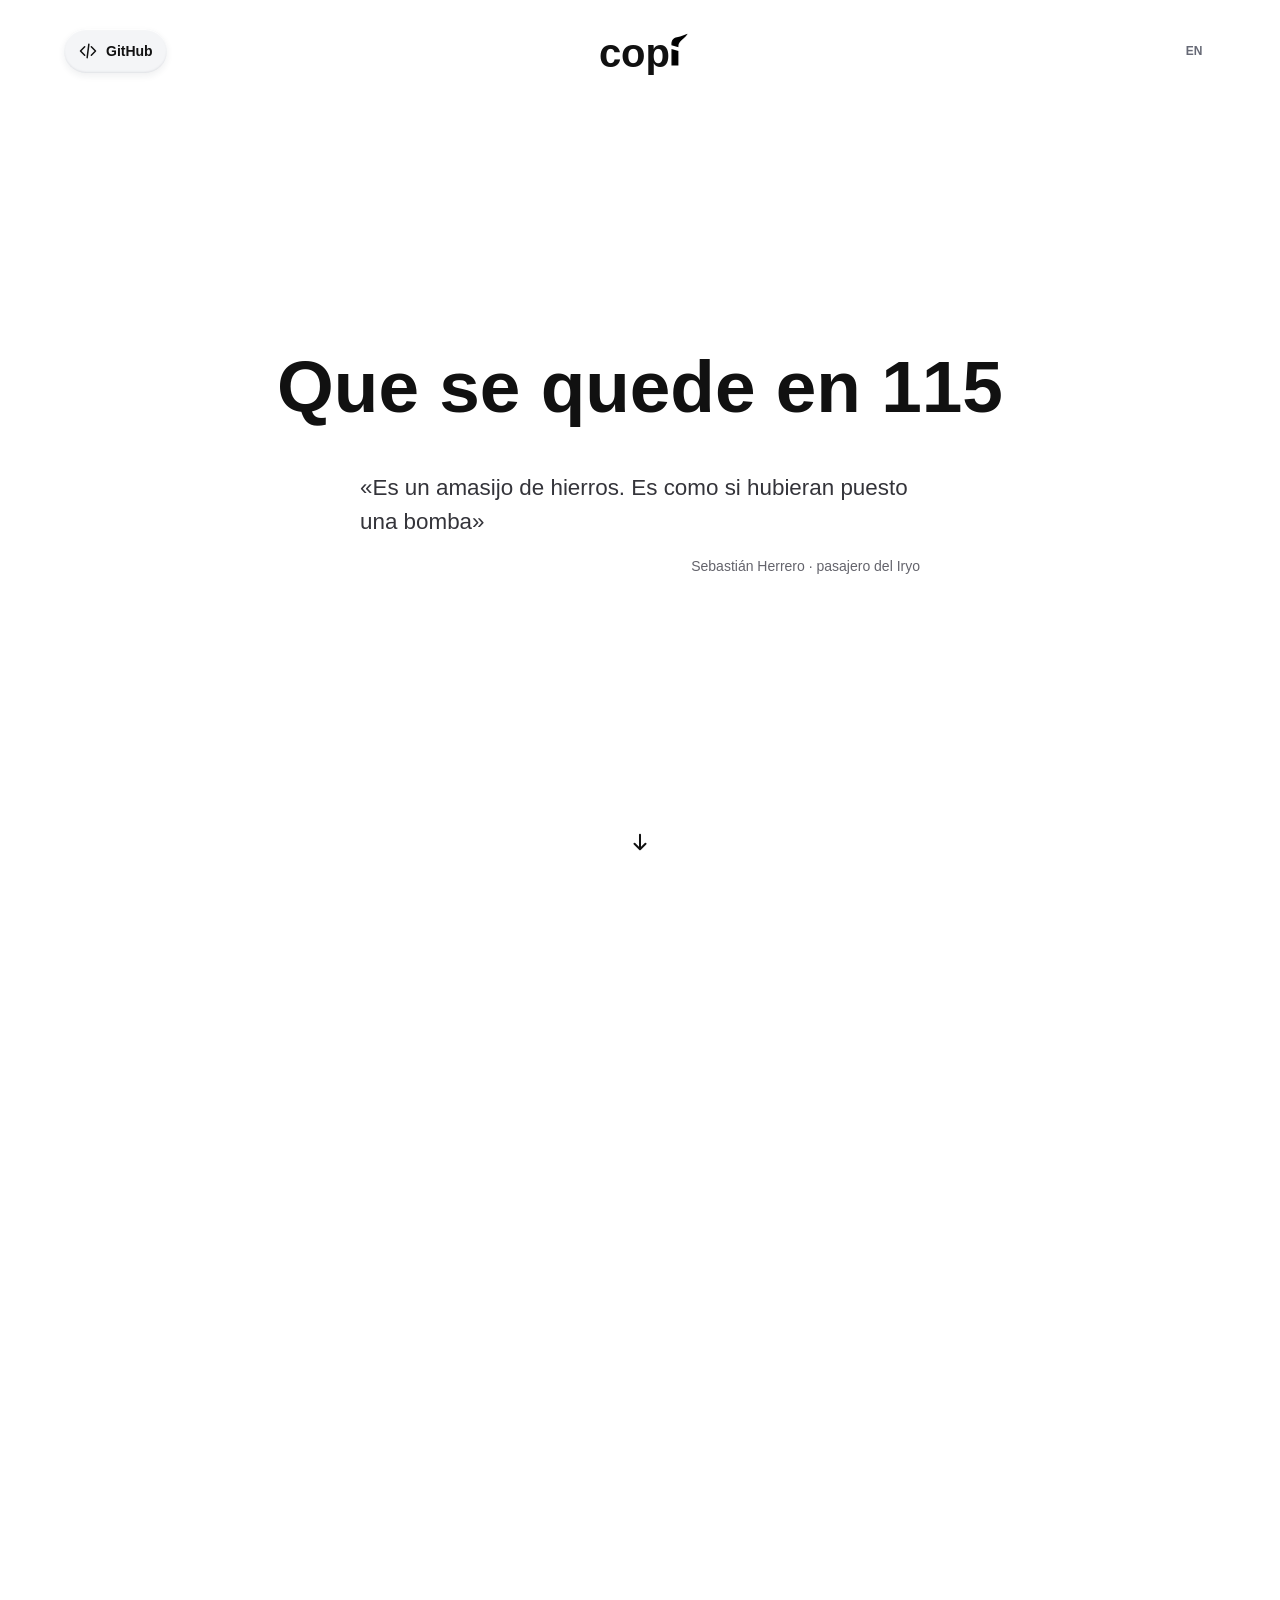
<file: local-preview/juan-v57.html>
<!doctype html><html lang="es"><head><meta charset="utf-8"><meta name="viewport" content="width=device-width,initial-scale=1"><title>Copi</title><style>
*{box-sizing:border-box}body{margin:0;background:#fff;color:#121212;font-family:-apple-system,BlinkMacSystemFont,'Helvetica Neue',Helvetica,Arial,sans-serif}button{font:inherit;border:0;color:#111;background:none;cursor:pointer;min-height:48px}a{color:inherit;text-decoration:none}button:focus-visible,a:focus-visible{outline:3px solid #4265d2;outline-offset:5px}button:active{transform:scale(.97)}header{height:100px;padding:28px 6%;display:flex;align-items:center}.logo{display:flex;align-items:baseline;font-size:40px;font-weight:800;line-height:1}.logo svg{height:43px;width:18px;margin-left:1px}main{max-width:900px;margin:auto;padding:0 28px}.page{animation:slide .45s cubic-bezier(.2,.8,.2,1)}.page.reverse{animation-name:reverse}.page[hidden]{display:none}.stage{min-height:535px}.visual{height:320px;display:flex;align-items:center;justify-content:center;position:relative}.visual>svg{width:100%;height:100%;overflow:visible}.visual svg{fill:none;stroke:#151515;stroke-linecap:round;stroke-linejoin:round}h1{font-size:clamp(30px,4.3vw,46px);line-height:1.13;font-weight:800;text-align:center;margin:15px auto 0;max-width:730px}h1:focus{outline:none}.sources{display:flex;justify-content:center;gap:24px;margin-top:25px}.sources a{font-size:14px;min-height:44px;display:inline-flex;gap:10px;align-items:center;color:#62626a}.sources strong{color:#222}.soft{background:#f4f5f7;box-shadow:inset 0 1px 1px #fff,inset 0 -1px 2px #70798528,0 3px 7px #232c3a12;border-radius:25px}.icon{width:24px;height:24px;fill:none;stroke:#111;stroke-width:2.2;stroke-linecap:round;stroke-linejoin:round}nav{display:flex;align-items:center;justify-content:space-between;padding:15px 0 35px;gap:16px}.prev,.next{width:54px;height:54px;display:grid;place-items:center}.prev:disabled{opacity:.25;cursor:default}.dots{display:flex}.dots button{width:44px;display:grid;place-items:center}.dots span{width:7px;height:7px;background:#d5d5da;border-radius:50%;transition:width .25s,background .25s}.dots [aria-current=step] span{width:23px;border-radius:6px;background:#151515}.draw{stroke-dasharray:450;stroke-dashoffset:450;animation:draw 1.1s ease forwards .1s}.incoming{animation:arrive .65s cubic-bezier(.2,.8,.2,1) both}.delay{animation-delay:.15s}.later{animation-delay:.3s}.signal{animation:signal 1.1s ease-in-out 2}.scan{animation:scan 1.5s ease-in-out 2}.alert{animation:pop .6s cubic-bezier(.2,.8,.2,1) both .7s}.handoff{animation:handoff 1s cubic-bezier(.2,.8,.2,1) both .2s}.input{position:absolute;width:90px;height:90px;display:grid;place-items:center;border-radius:28px;background:#f4f5f7;box-shadow:inset 0 1px 1px #fff,inset 0 -1px 2px #70798528,0 3px 7px #232c3a12;transition:transform .2s,background .2s}.input svg{width:43px;height:43px;stroke-width:2.2;fill:none}.input:hover{transform:translateY(-5px)}.input[aria-pressed=true]{background:#e4e8ef;transform:translateY(-5px)}.input.one{left:calc(50% - 255px);top:58px}.input.two{left:calc(50% - 255px);top:183px}.input.three{right:calc(50% - 255px);top:120px}.input-note{position:absolute;bottom:2px;left:0;right:0;text-align:center;font-size:16px;color:#64646c;min-height:24px}.symbol-label{font-size:14px;fill:#686870;stroke:none;font-family:inherit}.core{fill:#f2f3f5;stroke:none}.attention{fill:#f8dfcd;stroke:none}.interactive-visual{max-width:690px;margin:auto}.replay{position:absolute;right:5px;bottom:8px;width:44px;display:grid;place-items:center;color:#666}.replay svg{width:20px;height:20px;stroke-width:2}dialog{border:0;border-radius:28px;padding:30px;max-width:450px;width:calc(100% - 32px)}dialog::backdrop{background:#0004}dialog p{font-size:17px;line-height:1.5;color:#555}dialog button{padding:10px 20px}@keyframes slide{from{opacity:0;transform:translateX(35px)}to{opacity:1;transform:none}}@keyframes reverse{from{opacity:0;transform:translateX(-35px)}to{opacity:1;transform:none}}@keyframes draw{to{stroke-dashoffset:0}}@keyframes arrive{from{opacity:0;transform:translateY(20px)}to{opacity:1;transform:translateY(0)}}@keyframes signal{0%,100%{opacity:.35}50%{opacity:1}}@keyframes scan{0%,100%{transform:translateX(-45px)}50%{transform:translateX(45px)}}@keyframes pop{0%{opacity:0;transform:translateY(15px) scale(.8)}70%{transform:translateY(0) scale(1.06)}100%{opacity:1;transform:translateY(0) scale(1)}}@keyframes handoff{from{opacity:0;transform:translateX(-70px)}to{opacity:1;transform:translateX(0)}}@media(max-width:650px){header{height:85px;padding:24px}main{padding:0 24px}.stage{min-height:510px}.visual{height:290px}h1{font-size:33px;margin-top:15px}.sources{gap:18px;flex-wrap:wrap;margin-top:20px}.sources a{font-size:12px}.dots button{width:39px}.input{width:65px;height:65px;border-radius:22px}.input svg{width:32px;height:32px}.input.one{left:calc(50% - 145px);top:50px}.input.two{left:calc(50% - 145px);top:165px}.input.three{right:calc(50% - 145px);top:108px}.input-note{font-size:14px}.interactive-visual>svg{width:100%;height:100%}nav{gap:8px}.prev,.next{width:48px;height:48px}}@media(prefers-reduced-motion:reduce){*,*:before,*:after{animation:none!important;transition:none!important}.draw{stroke-dashoffset:0}}
header{justify-content:space-between}#language{font-size:12px;font-weight:650;color:#666975;min-width:44px;min-height:44px;border-radius:18px}#language:hover{background:#f4f5f7}.page:first-child .visual{height:195px}.page:first-child h1{font-size:clamp(28px,3.6vw,39px);max-width:700px}.press-previews{display:grid;grid-template-columns:1fr 1fr;gap:26px;margin:26px 0 25px}.takeaway{font-size:16px;font-weight:650;margin:0 0 12px;line-height:1.4}.clipping{padding:20px 22px;background:#f8f8f7;border-radius:20px;box-shadow:0 3px 14px #2025300a;min-height:213px}.masthead{display:flex;justify-content:space-between;align-items:center;gap:12px;margin-bottom:17px}.masthead strong{font-family:Georgia,serif;font-size:24px;letter-spacing:-.7px}.masthead time{font-size:11px;color:#707078}.clipping h2{font-family:Georgia,serif;font-size:19px;line-height:1.2;margin:0 0 15px;font-weight:700}.clipping blockquote{font-family:Georgia,serif;font-size:14px;line-height:1.45;color:#55555d;margin:0;border-left:2px solid #c9ced5;padding-left:12px}@media(max-width:650px){.page:first-child .visual{height:165px}.page:first-child h1{font-size:28px}.press-previews{gap:22px;grid-template-columns:1fr}.clipping{min-height:0;padding:18px 20px}.takeaway{font-size:15px}.clipping h2{font-size:19px}.clipping blockquote{font-size:14px}}
.logo{display:block;line-height:1}.logo .accent{position:relative;display:inline-block;color:transparent}.logo .accent svg{position:absolute;width:.44em;height:.939em;left:.015em;top:-.08em;margin:0;overflow:visible}html{scroll-behavior:smooth}header{position:absolute;inset:0 0 auto;z-index:2}.opening{min-height:100svh;display:flex;flex-direction:column;justify-content:center;align-items:center;padding:130px 8% 90px;position:relative}.opening blockquote{margin:0;max-width:850px}.opening h1{font-size:clamp(36px,5.2vw,64px);line-height:1.14;max-width:850px;margin:0;text-align:left;font-weight:750}.read-more{display:flex;align-items:center;gap:14px;min-height:48px;position:absolute;bottom:35px;left:8%;font-size:14px;color:#62626a}.read-more svg{width:19px;height:19px;animation:invite 1.2s ease-in-out 2}.read-more:hover{color:#111}#slides{scroll-margin-top:0;min-height:100svh;padding-top:110px;padding-bottom:45px;outline:none}.masthead span{font-size:14px;font-weight:600;color:#56565e}.clipping{border-radius:8px;background:#fafaf9;box-shadow:none;padding:28px;min-height:250px}.press-previews{margin:10px 0 40px;gap:40px}.clipping h2{font-size:25px}.clipping blockquote{font-size:17px}.sr-only{position:absolute!important;width:1px!important;height:1px!important;padding:0!important;margin:-1px!important;overflow:hidden!important;clip-path:inset(50%);white-space:nowrap}.page:first-child{padding-top:25px}.stage{min-height:440px}@keyframes invite{50%{transform:translateY(5px)}}@media(max-width:650px){.opening{padding:125px 26px 105px}.opening h1{font-size:39px}.read-more{left:26px;bottom:30px}#slides{padding-top:50px}.press-previews{gap:25px}.clipping{min-height:0;padding:23px}.clipping h2{font-size:22px}}@media(prefers-reduced-motion:reduce){html{scroll-behavior:auto}.read-more svg{animation:none}}.attribution{font-size:15px;line-height:1.5;color:#696970;margin:28px 0 0}.reflection{min-height:85svh;position:relative;display:grid;place-items:center;padding:100px 8%;outline:none}.reflection h2{font-size:clamp(34px,5vw,60px);line-height:1.15;font-weight:750;max-width:850px;margin:0;width:100%}@media(max-width:650px){.attribution{font-size:14px}.reflection{padding:100px 26px}.reflection h2{font-size:39px}}.quote-intro{font-size:clamp(18px,2.3vw,26px);line-height:1.4;font-weight:650;margin:0 0 32px;color:#62626a}.opening blockquote{animation:quote-reveal .8s cubic-bezier(.2,.8,.2,1) both}.opening .attribution{animation:quote-reveal .7s ease both .25s}#slides .page.revealed{animation:quote-reveal .65s ease both}@keyframes quote-reveal{from{opacity:0;transform:translateY(18px)}to{opacity:1;transform:none}}@media(prefers-reduced-motion:reduce){.opening blockquote,.opening .attribution,#slides .page.revealed{animation:none}}header{height:105px;justify-content:center;padding:25px 6%}header #language{position:absolute;right:5%;top:29px}.opening{padding:145px 7% 120px;min-height:100svh}.opening blockquote{width:100%;max-width:1080px;text-align:center}.opening h1.quote-intro{font-family:inherit;font-size:clamp(40px,5.7vw,78px);font-weight:800;line-height:1.07;color:#111;text-align:center;max-width:1050px;margin:0 auto 45px;text-wrap:balance}.opening .testimony{font-size:clamp(18px,1.75vw,24px);font-weight:500;line-height:1.5;max-width:560px;margin:0 auto;color:#34343a;text-align:left;text-wrap:pretty}.opening .attribution{max-width:560px;margin:17px auto 0;text-align:right;font-size:14px;color:#64646c}.opening .read-more{left:50%;transform:translateX(-50%);bottom:34px;width:48px;justify-content:center}.opening .read-more svg{width:22px;height:22px}.opening blockquote{animation:quote-reveal .8s cubic-bezier(.2,.8,.2,1) both}@media(max-width:650px){header{height:90px}header #language{top:22px;right:20px}.opening{padding:125px 26px 100px}.opening h1.quote-intro{font-size:42px;line-height:1.08;margin-bottom:34px}.opening .testimony{font-size:18px;max-width:340px}.opening .attribution{font-size:12px;max-width:340px}.opening .read-more{bottom:22px}}@media(max-height:650px) and (min-width:651px){.opening{padding-top:115px;padding-bottom:95px}.opening h1.quote-intro{font-size:48px;margin-bottom:25px}.opening .testimony{font-size:19px}}@media(prefers-reduced-motion:reduce){.opening blockquote{animation:none}}
/* Juan — v33: reveal follows the approved flame's curved centreline. */
.logo .logo-dot{offset-path:path('M17 60 C18 51 28 47 38 43 C51 38 62 28 70 20');offset-rotate:0deg;transform-origin:0 0;animation:dot-follow-flame 1.35s cubic-bezier(.35,0,.25,1) both .18s}
.logo .logo-flame{transform:none;opacity:1;animation:none}
.logo .flame-trace{stroke-dasharray:100;stroke-dashoffset:100;animation:trace-flame 1.35s cubic-bezier(.35,0,.25,1) both .18s}
@keyframes dot-follow-flame{0%{offset-distance:0%;opacity:1;transform:scale(1)}35%{opacity:1;transform:scale(.9)}72%{opacity:1;transform:scale(.48)}94%{opacity:.7;transform:scale(.08)}100%{offset-distance:100%;opacity:0;transform:scale(0)}}
@keyframes trace-flame{0%{stroke-dashoffset:100}100%{stroke-dashoffset:0}}
@media(prefers-reduced-motion:reduce){.logo .logo-dot{animation:none;opacity:0}.logo .flame-trace{animation:none;stroke-dashoffset:0}}

/* Juan — v36: unaltered publisher snapshots, each shown as a complete A4 sheet. */
#slides{max-width:1100px;padding-top:64px;padding-bottom:28px}
.page:not(:first-child),nav{max-width:840px;margin-left:auto;margin-right:auto}
.press-previews{grid-template-columns:repeat(2,minmax(0,1fr));align-items:start;gap:clamp(24px,5vw,64px);max-width:940px;margin:0 auto 24px}
.press-sheet{width:100%;max-width:min(430px,calc((100svh - 210px)*210/297));justify-self:center}
.paper{display:block;width:100%;padding:0;aspect-ratio:210/297;background:#fff;cursor:zoom-in;box-shadow:0 2px 6px #1111110a,0 14px 40px #11111110;transition:transform .2s ease,box-shadow .2s ease}
.paper:hover{transform:translateY(-3px);box-shadow:0 4px 10px #1111110a,0 18px 42px #11111118}
.paper img{display:block;width:100%;height:100%;object-fit:contain}
.publisher-link{display:flex;align-items:center;justify-content:space-between;min-height:44px;font-size:14px;color:#56565e;margin-top:8px}
.publisher-link:hover{color:#111}
#press-dialog{padding:18px;border-radius:12px;max-width:min(94vw,900px);width:max-content;max-height:96svh;overflow:auto;background:#fff}
#press-dialog::backdrop{background:#1119}
.press-toolbar{display:flex;align-items:center;justify-content:space-between;gap:28px;margin-bottom:12px}
.press-toolbar a{display:flex;align-items:center;min-height:44px;font-size:14px}
.press-toolbar button{padding:0;width:44px;height:44px;display:grid;place-items:center;border-radius:50%}
#press-image{display:block;width:auto;height:auto;max-width:100%;max-height:calc(96svh - 110px);object-fit:contain;margin:auto}
@media(max-width:650px){#slides{padding:36px 24px 20px}.press-previews{grid-template-columns:1fr;gap:28px;max-width:380px}.press-sheet{max-width:100%}#press-dialog{padding:12px}.press-toolbar{gap:12px}#press-image{max-height:calc(96svh - 98px)}}
@media(prefers-reduced-motion:reduce){.paper:hover{transform:none}.paper{transition:none}}

/* Juan — v37: requested press heading and driver-specific wording. */
.page:first-child h1.press-title{max-width:940px;margin:0 auto 32px;font-size:clamp(28px,3.5vw,42px);font-weight:800;line-height:1.13;text-wrap:balance}
.press-sheet{max-width:min(430px,calc((100svh - 300px)*210/297))}
@media(max-width:650px){.page:first-child h1.press-title{font-size:30px;margin-bottom:28px}.press-sheet{max-width:100%}}

/* Juan — v38: distinguish Copi and give it two brief vibrations on reveal. */
.press-title>[data-i18n="h0Lead"]{font-weight:650}
.press-brand{display:inline-block;position:relative;font-weight:900;font-size:1.08em;line-height:1;transform-origin:50% 70%}
.page.revealed .press-brand{animation:copi-vibrate .55s ease-in-out .35s 2 both}
@keyframes copi-vibrate{0%,100%{transform:none}15%,45%,75%{transform:translate(-1.4px,.3px) rotate(-.6deg)}30%,60%,90%{transform:translate(1.4px,-.3px) rotate(.6deg)}}
@media(prefers-reduced-motion:reduce){.page.revealed .press-brand{animation:none!important;transform:none}}

/* Juan — v40: every slide shares the tallest slide's footprint. */
.stage{display:grid;align-items:center}
.stage>.page{grid-area:1 / 1;width:100%;min-width:0}
.stage>.page[hidden]{display:block;visibility:hidden;pointer-events:none}
.stage>.page[hidden],.stage>.page[hidden] *{animation:none!important;transition:none!important}
.stage>.page:not(:first-child){align-self:end;padding-bottom:32px}
/* Juan — v44: one continuous source screenshot with an editorial highlight. */
.ministry-excerpt{margin:0 auto 44px;max-width:940px;text-align:left}
.ministry-web{display:block;position:relative;isolation:isolate;width:100%;padding:0;aspect-ratio:1584/1000;overflow:hidden;background:#fff;border-radius:12px;cursor:zoom-in;box-shadow:inset 0 1px 1px #fff,0 3px 7px #232c3a12,0 14px 36px #232c3a12;transition:box-shadow .2s ease}
.ministry-web:hover{box-shadow:0 5px 12px #232c3a18,0 18px 42px #232c3a18}
.ministry-web img{display:block;width:101.010102%;max-width:none;height:auto}
/* Juan — v45: dim surrounding context and reveal the evidence band. */
.ministry-web::after,#press-dialog.ministry-view #press-frame::after{content:"";position:absolute;left:4.6%;top:54.8%;width:65.5%;height:8.5%;border-radius:3px;outline:1px solid #1113;box-shadow:0 0 0 150vmax #ffffffb8;pointer-events:none;opacity:0}
.ministry-web::before,#press-dialog.ministry-view #press-frame::before{content:"";position:absolute;z-index:1;left:4.6%;top:54.8%;width:3px;height:8.5%;background:#222;border-radius:2px;pointer-events:none;transform:scaleY(0);transform-origin:center}
.ministry-web.focus-ready::after,#press-dialog.ministry-view[open] #press-frame::after{animation:evidence-focus 1s ease .25s both}
.ministry-web.focus-ready::before,#press-dialog.ministry-view[open] #press-frame::before{animation:evidence-marker .6s cubic-bezier(.2,.8,.2,1) .65s both}
@keyframes evidence-focus{from{opacity:0}to{opacity:1}}
@keyframes evidence-marker{from{transform:scaleY(0)}to{transform:scaleY(1)}}
@media(prefers-reduced-motion:reduce){.ministry-web.focus-ready::after,#press-dialog.ministry-view[open] #press-frame::after{animation:none;opacity:1}.ministry-web.focus-ready::before,#press-dialog.ministry-view[open] #press-frame::before{animation:none;transform:none}}

.ministry-excerpt figcaption{font-size:12px;color:#666;margin-top:12px}
#press-dialog.ministry-view{width:min(1100px,94vw)}
#press-dialog.ministry-view #press-frame{position:relative;isolation:isolate;overflow:hidden;aspect-ratio:1584/1000}
#press-dialog.ministry-view #press-image{width:101.010102%;max-width:none;max-height:none;height:auto;margin:0}
@media(max-width:650px){.ministry-excerpt{max-width:380px}}
@media(prefers-reduced-motion:reduce){.ministry-web{transition:none}}
/* Juan — v55: one continuous move, with a slow breath before the prefix leaves. */
header{overflow:hidden}
.train-intro{position:absolute;left:50%;top:50%;transform:translate(-50%,-50%);width:min(344px,calc(100% - 110px));height:95px;pointer-events:none;opacity:0}
.train-intro video{display:block;position:absolute;width:100%;height:auto;left:0;top:calc(50% + var(--video-baseline,6.1px));transform:translateY(-50%)}
header.train-running .train-intro{opacity:1}
header.train-running .logo{opacity:0}
header.train-running .logo .logo-dot,header.train-running .logo .flame-trace{animation:none}
header.train-running .logo .flame-trace{stroke-dashoffset:100}
header.train-settling .train-intro{animation:prefix-travel 3.1s linear both,prefix-dissolve 3.1s linear both}
header.train-settling .logo{opacity:1;animation:logo-center 3.1s linear both}
header.train-settling .logo .logo-dot,header.train-settling .logo .flame-trace{animation-delay:1.15s;animation-timing-function:cubic-bezier(.25,.1,.25,1)}
@keyframes prefix-dissolve{0%,37%{opacity:1;animation-timing-function:cubic-bezier(.3,0,.3,1)}63%,100%{opacity:0}}
@keyframes prefix-travel{0%{transform:translate(-50%,-50%);animation-timing-function:cubic-bezier(.2,.8,.65,.8)}40%{transform:translate(calc(-50% - var(--logo-drift,4px)),-50%);animation-timing-function:cubic-bezier(.45,.05,.25,1)}100%{transform:translate(calc(-50% - var(--logo-start,45px)),-50%)}}
@keyframes logo-center{0%{transform:translateX(var(--logo-start,45px)) scale(var(--logo-scale,1));animation-timing-function:cubic-bezier(.2,.8,.65,.8)}40%{transform:translateX(calc(var(--logo-start,45px) - var(--logo-drift,4px))) scale(var(--logo-scale,1));animation-timing-function:cubic-bezier(.45,.05,.25,1)}100%{transform:translateX(0) scale(1)}}
@media(prefers-reduced-motion:reduce){.train-intro{display:none!important}header.train-running .logo{opacity:1}header.train-settling .logo{animation:none;transform:none}.logo .flame-trace{stroke-dashoffset:0!important}}
/* Juan — v47: approved lowercase logo in the press heading. */
.press-title .press-brand.logo{display:inline-block;font-family:inherit;font-size:1em;font-weight:800;vertical-align:baseline;white-space:nowrap}
.press-title .logo .logo-dot{animation:none;opacity:0}
.press-title .logo .flame-trace{animation:none;stroke-dashoffset:0}
/* Juan — v51: one presentation surface, with a replayable opening. */
header{z-index:30;background:#fff}
header .logo-replay{padding:0;min-height:44px;border-radius:12px}
.project-link{position:absolute;left:5%;top:29px;display:flex;align-items:center;gap:8px;padding:0 14px;min-height:44px;font-size:14px;font-weight:650}
.project-link svg{width:20px;height:20px;fill:none;stroke:currentColor;stroke-width:1.8;stroke-linecap:round;stroke-linejoin:round}
.opening{position:fixed;inset:0;z-index:20;background:#fff;min-height:100svh;overflow:auto}
.opening[hidden]{display:none}
body.intro-playing{overflow:hidden}
body.intro-playing #slides{visibility:hidden;opacity:0}
#slides{padding-top:130px}
body.intro-leaving .opening{pointer-events:none;animation:opening-exit .65s cubic-bezier(.2,.8,.2,1) both}
body.intro-leaving #slides{visibility:visible;animation:presentation-enter .8s cubic-bezier(.2,.8,.2,1) both .15s}
body.intro-playing .opening blockquote{animation:quote-reveal .8s cubic-bezier(.2,.8,.2,1) both}
.press-title .logo-replay{padding:0;min-height:44px;cursor:pointer;border-radius:8px}
@keyframes opening-exit{to{opacity:0;transform:translateY(-35px) scale(.98)}}
@keyframes presentation-enter{from{opacity:0;transform:translateY(30px)}to{opacity:1;transform:none}}
@media(max-width:650px){.project-link{left:18px;top:22px;padding:0 11px;gap:5px;font-size:12px}#slides{padding-top:106px}}
@media(prefers-reduced-motion:reduce){body.intro-leaving .opening{animation:none;opacity:0}body.intro-leaving #slides{animation:none;opacity:1;transform:none}}
@media(max-width:650px){.project-link{width:44px;justify-content:center}.project-link span{display:none}.train-intro{width:calc(100% - 150px)}}
/* Keep the video prefix aligned with the live wordmark throughout the move. */
header.train-settling .train-intro video{clip-path:inset(0 51.5% 0 0)}
header.train-settling .logo .accent{transform-origin:center bottom;animation:align-i-spacing 3.1s linear both}
@keyframes align-i-spacing{0%,40%{transform:translateX(5.5px);animation-timing-function:cubic-bezier(.45,.05,.25,1)}100%{transform:translateX(0)}}
@media(prefers-reduced-motion:reduce){header.train-settling .logo .accent{animation:none;transform:none}}
</style></head><body class="intro-playing"><svg style="display:none" aria-hidden="true"><symbol id="voice" viewBox="0 0 24 24"><path d="M4 9v6m4-10v14m4-16v18m4-16v14m4-10v6"/></symbol><symbol id="rule" viewBox="0 0 24 24"><path d="M8 4H5v17h14V4h-3M9 2h6v4H9zM8 12l2 2 5-5m-7 9h8"/></symbol><symbol id="train" viewBox="0 0 24 24"><rect x="5" y="3" width="14" height="15" rx="4"/><path d="M5 10h14M8 14h1m6 0h1M8 18l-3 4m11-4 3 4M8 21h8"/></symbol></svg><header class="train-running"><div class="train-intro" aria-hidden="true"><video muted playsinline preload="metadata" tabindex="-1" data-src="assets/juan-v46/train-intro.mp4"></video></div><button class="logo logo-replay" aria-label="Volver a ver la presentación de Copi">cop<span class="accent" aria-hidden="true">ı<svg viewBox="0 0 74 158"><defs><mask id="copi-flame-reveal" maskUnits="userSpaceOnUse" x="0" y="0" width="74" height="158"><path class="flame-trace" d="M17 77 C14 55 22 49 38 43 C51 38 62 28 70 20" pathLength="100" fill="none" stroke="white" stroke-width="38" stroke-linecap="round"/></mask></defs><circle class="logo-dot" cx="0" cy="0" r="14.5" fill="#000"/><g class="logo-flame" mask="url(#copi-flame-reveal)"><path transform="translate(0 20)" d="M2 48 C1 27 9 18 25 15 C44 12 58 4 70 0 C61 16 46 23 38 34 C31 42 31 50 31 57 Z" fill="#000"/></g><path d="M2 84 L31 93 L31 154 L2 154 Z" fill="#000"/></svg></span></button><a class="project-link soft" href="https://github.com/TomyCabrer/cacaton" target="_blank" rel="noopener noreferrer" aria-label="GitHub del proyecto Copi"><svg viewBox="0 0 24 24" aria-hidden="true"><path d="m8 7-5 5 5 5m8-10 5 5-5 5m-3-13-2 16"/></svg><span>GitHub</span></a><button id="language" aria-label="Switch to English" title="Switch to English">EN</button></header><section class="opening" aria-labelledby="opening-quote"><blockquote><h1 class="quote-intro" id="opening-quote" tabindex="-1" data-i18n="reflection">Que se quede en 115</h1><p class="testimony" data-i18n="opening">«Es un amasijo de hierros. Es como si hubieran puesto una bomba»</p><p class="attribution" data-i18n="attribution">Sebastián Herrero · pasajero del Iryo</p></blockquote><a class="read-more" href="#slides"><span class="sr-only" data-i18n="readMore">Leer más</span><svg class="icon" viewBox="0 0 24 24" aria-hidden="true"><path d="M12 4v16m-6-6 6 6 6-6"/></svg></a></section><main id="slides" tabindex="-1" inert><div class="stage">
<section class="page" aria-labelledby="h0"><h1 class="press-title" id="h0" tabindex="-1"><span data-i18n="h0Lead">El gobierno ya pide</span> <button class="press-brand logo logo-replay" aria-label="Copi" title="Volver a ver la presentación">cop<span class="accent" aria-hidden="true">ı<svg viewBox="0 0 74 158"><defs><mask id="heading-copi-flame-reveal" maskUnits="userSpaceOnUse" x="0" y="0" width="74" height="158"><path class="flame-trace" d="M17 77 C14 55 22 49 38 43 C51 38 62 28 70 20" pathLength="100" fill="none" stroke="white" stroke-width="38" stroke-linecap="round"/></mask></defs><circle class="logo-dot" cx="0" cy="0" r="14.5" fill="#000"/><g class="logo-flame" mask="url(#heading-copi-flame-reveal)"><path transform="translate(0 20)" d="M2 48 C1 27 9 18 25 15 C44 12 58 4 70 0 C61 16 46 23 38 34 C31 42 31 50 31 57 Z" fill="#000"/></g><path d="M2 84 L31 93 L31 154 L2 154 Z" fill="#000"/></svg></span></button></h1><figure class="ministry-excerpt" lang="es"><button class="ministry-web" data-snapshot="ministry" data-source="assets/juan-v42/transportes-original.jpeg" aria-label="Ampliar captura del Ministerio con el párrafo del agente de IA resaltado"><img src="assets/juan-v42/transportes-original.jpeg" width="1600" height="1000" alt="Captura aportada del Ministerio de Transportes. Innovación tecnológica: creación de un agente de Inteligencia Artificial para supervisar el sistema, detectar anomalías y monitorizar conversaciones entre maquinistas y controladores."></button></figure><div class="press-previews">
<article class="press-sheet" lang="es"><button class="paper" data-snapshot="infobae" data-source="https://www.infobae.com/espana/2026/11/03/oscar-puente-anuncia-un-plan-de-seguridad-ferroviaria-con-inteligencia-artificial-doble-validacion-de-ordenes-y-mejora-de-condiciones-laborales-tras-el-accidente-de-urda/" data-publisher="Infobae" data-i18n-aria="enlarge0" aria-label="Ampliar captura de Infobae"><img src="assets/juan-v36/infobae-a4.jpg" alt="Captura de la página original de Infobae, con su cabecera, titular e imagen" width="794" height="1123" loading="lazy" decoding="async"></button><a class="publisher-link" href="https://www.infobae.com/espana/2026/11/03/oscar-puente-anuncia-un-plan-de-seguridad-ferroviaria-con-inteligencia-artificial-doble-validacion-de-ordenes-y-mejora-de-condiciones-laborales-tras-el-accidente-de-urda/" target="_blank" rel="noopener noreferrer">Infobae<span aria-hidden="true">↗</span></a></article>
<article class="press-sheet" lang="es"><button class="paper" data-snapshot="vozpopuli" data-source="https://www.vozpopuli.com/espana/politica/un-informe-europeo-desmonta-el-plan-de-ferroviario-del-gobierno-los-gemelos-digitales-no-predicen-fallos-en-tiempo-real.html" data-publisher="Vozpópuli" data-i18n-aria="enlarge1" aria-label="Ampliar captura de Vozpópuli"><img src="assets/juan-v36/vozpopuli-a4.jpg" alt="Captura de la página original de Vozpópuli, con su cabecera, titular e imagen" width="794" height="1123" loading="lazy" decoding="async"></button><a class="publisher-link" href="https://www.vozpopuli.com/espana/politica/un-informe-europeo-desmonta-el-plan-de-ferroviario-del-gobierno-los-gemelos-digitales-no-predicen-fallos-en-tiempo-real.html" target="_blank" rel="noopener noreferrer">Vozpópuli<span aria-hidden="true">↗</span></a></article>
</div></section>
<section class="page" hidden inert aria-labelledby="h1"><div class="visual interactive-visual"><svg viewBox="0 0 700 320" role="img" data-i18n-aria="aria1" aria-label="Comunicaciones, protocolo y datos del tren se reúnen para comprobar su coherencia"><path class="draw" d="M185 95Q265 95 310 155M185 220Q265 220 310 165M510 160H390" stroke="#b9c0cc" stroke-width="4"/><circle cx="350" cy="160" r="54" class="core"/><g class="signal"><path d="M320 160s13-22 30-22 30 22 30 22-13 22-30 22-30-22-30-22Z" stroke-width="4"/><circle cx="350" cy="160" r="8" stroke-width="4"/></g></svg><button class="input one incoming" data-input="0" data-i18n-aria="aria5" aria-label="Explorar las órdenes" aria-pressed="false"><svg aria-hidden="true"><use href="#voice"/></svg></button><button class="input two incoming delay" data-input="1" data-i18n-aria="aria6" aria-label="Explorar el protocolo" aria-pressed="false"><svg aria-hidden="true"><use href="#rule"/></svg></button><button class="input three incoming later" data-input="2" data-i18n-aria="aria7" aria-label="Explorar los datos del tren" aria-pressed="false"><svg aria-hidden="true"><use href="#train"/></svg></button><div class="input-note" id="inputNote" aria-live="polite"></div></div><h1 data-i18n="h1" id="h1" tabindex="-1">Contrasta las órdenes dadas al maquinista con el protocolo y la telemetría.</h1></section>
<section class="page" hidden inert aria-labelledby="h2"><div class="visual"><svg viewBox="0 0 700 320" role="img" data-i18n-aria="aria2" aria-label="Una orden y un protocolo discrepan; Copi resalta el punto de conflicto"><g class="incoming"><rect x="115" y="75" width="155" height="165" rx="30" class="core"/><g transform="translate(163 100) scale(2.5)" stroke-width="2.2"><use href="#voice" width="24" height="24"/></g><path d="M153 191h80" stroke-width="9"/></g><g class="incoming delay"><rect x="430" y="75" width="155" height="165" rx="30" class="core"/><g transform="translate(478 100) scale(2.5)" stroke-width="2.2"><use href="#rule" width="24" height="24"/></g><path d="M468 191h40" stroke-width="9"/></g><path class="draw" d="M270 160h160" stroke="#c6cbd4" stroke-width="4"/><g class="alert" style="transform-origin:350px 160px"><circle cx="350" cy="160" r="44" class="attention"/><path d="M350 139v24m0 16v1" stroke-width="7"/></g></svg></div><h1 data-i18n="h2" id="h2" tabindex="-1">Si la orden y lo que hace el tren no encajan, Copi avisa</h1></section>
<section class="page" hidden inert aria-labelledby="h3"><div class="visual"><svg viewBox="0 0 700 320" role="img" data-i18n-aria="aria3" aria-label="Copi entrega el aviso con su fuente al controlador humano"><g class="handoff"><rect x="145" y="95" width="160" height="135" rx="27" class="core"/><circle cx="180" cy="130" r="9" fill="#e2b58e" stroke="none"/><path d="M205 130h65m-90 33h95m-95 30h60" stroke-width="6"/></g><path class="draw" d="M330 162h65m-18-18 18 18-18 18" stroke-width="5"/><g class="incoming later"><circle cx="490" cy="113" r="34" stroke-width="7"/><path d="M427 239v-17a63 63 0 0 1 126 0v17" stroke-width="7"/></g></svg></div><h1 data-i18n="h3" id="h3" tabindex="-1">El controlador recibe la evidencia y mantiene la decisión</h1></section>
<section class="page" hidden inert aria-labelledby="h4"><div class="visual"><svg viewBox="0 0 700 320" role="img" data-i18n-aria="aria4" aria-label="Un protocolo pasa por revisión y evaluación"><g class="incoming"><rect x="110" y="99" width="110" height="125" rx="25" class="core"/><g transform="translate(130 123) scale(3)" stroke-width="2"><use href="#rule" width="24" height="24"/></g></g><path class="draw" d="M240 160h65m-15-15 15 15-15 15" stroke="#aeb7c5" stroke-width="4"/><g class="incoming delay"><circle cx="365" cy="155" r="42" stroke-width="7"/><path d="m395 187 29 29" stroke-width="8"/><path d="M349 155h32m-16-16v32" stroke-width="5"/></g><path class="draw" d="M445 160h45" stroke="#aeb7c5" stroke-width="4"/><g class="incoming later"><circle cx="550" cy="160" r="44" class="core"/><path class="draw" d="m528 160 16 16 29-33" stroke-width="7"/></g></svg></div><h1 data-i18n="h4" id="h4" tabindex="-1">Empezamos por un protocolo que podamos comprobar</h1></section>
</div><nav aria-label="Páginas"><button class="soft prev" id="prev" aria-label="Anterior" disabled><svg class="icon" viewBox="0 0 24 24" aria-hidden="true"><path d="M19 12H5m6-6-6 6 6 6"/></svg></button><div class="dots"><button data-page="0" aria-label="Copi" aria-current="step"><span></span></button><button data-page="1" data-i18n-aria="aria8" aria-label="Qué observa"><span></span></button><button data-page="2" data-i18n-aria="aria9" aria-label="Qué detecta"><span></span></button><button data-page="3" data-i18n-aria="aria10" aria-label="Quién decide"><span></span></button><button data-page="4" data-i18n-aria="aria11" aria-label="Nuestro enfoque"><span></span></button></div><button class="soft next" id="next" aria-label="Siguiente"><svg class="icon" viewBox="0 0 24 24" aria-hidden="true"><path d="M5 12h14m-6-6 6 6-6 6"/></svg></button></nav></main><dialog id="press-dialog" data-i18n-aria="pressDialog" aria-label="Captura del periódico"><div class="press-toolbar"><a id="press-source" target="_blank" rel="noopener noreferrer"><span data-i18n="original">Abrir original</span>&nbsp;↗</a><button id="close-press" class="soft" data-i18n-aria="closePress" aria-label="Cerrar captura" autofocus><svg class="icon" viewBox="0 0 24 24" aria-hidden="true"><path d="m6 6 12 12M18 6 6 18"/></svg></button></div><div id="press-frame"><img id="press-image" alt=""></div></dialog><script>
let current=0;const pages=[...document.querySelectorAll('.page')];function go(n){const reverse=n<current;current=n;pages.forEach((p,i)=>{p.hidden=i!==n;p.inert=i!==n;p.classList.toggle('reverse',reverse)});document.getElementById('prev').disabled=n===0;document.getElementById('next').setAttribute('aria-label',translations[language][n===4?'restart':'next']);document.querySelectorAll('[data-page]').forEach((b,i)=>{if(i===n)b.setAttribute('aria-current','step');else b.removeAttribute('aria-current')});document.getElementById('h'+n).focus({preventScroll:true})}document.getElementById('prev').onclick=()=>{if(current)go(current-1)};document.getElementById('next').onclick=()=>go((current+1)%5);document.querySelectorAll('[data-page]').forEach(b=>b.onclick=()=>go(+b.dataset.page));const notes=['Órdenes y confirmaciones','Reglas, condiciones y excepciones','Telemetría, entorno y datos ausentes'];document.querySelectorAll('[data-input]').forEach(b=>b.onclick=()=>{document.querySelectorAll('[data-input]').forEach(x=>x.setAttribute('aria-pressed',String(x===b)));selectedInput=+b.dataset.input;document.getElementById('inputNote').textContent=translations[language]['note'+selectedInput]});document.addEventListener('keydown',e=>{if(document.getElementById('press-dialog').open||e.target.closest('button,a')||!document.querySelector('.opening').hidden)return;if(e.key==='ArrowRight'){e.preventDefault();go(Math.min(4,current+1))}if(e.key==='ArrowLeft'){e.preventDefault();go(Math.max(0,current-1))}});
let touch=null;const stage=document.querySelector('.stage');stage.addEventListener('touchstart',e=>{if(e.target.closest('a,button'))return;touch={x:e.touches[0].clientX,y:e.touches[0].clientY}},{passive:true});stage.addEventListener('touchend',e=>{if(!touch)return;const dx=e.changedTouches[0].clientX-touch.x,dy=e.changedTouches[0].clientY-touch.y;touch=null;if(Math.abs(dx)>65&&Math.abs(dx)>Math.abs(dy)*1.5)go(Math.max(0,Math.min(4,current+(dx<0?1:-1))))},{passive:true});let language='es',selectedInput=null;
const translations={"es": {"h0": "El gobierno ya pide Copi", "h1": "Contrasta las órdenes dadas al maquinista con el protocolo y la telemetría.", "h2": "Si la orden y lo que hace el tren no encajan, Copi avisa", "h3": "El controlador recibe la evidencia y mantiene la decisión", "h4": "Empezamos por un protocolo que podamos comprobar", "note0": "Órdenes y confirmaciones", "note1": "Reglas, condiciones y excepciones", "note2": "Telemetría, entorno y datos ausentes", "prev": "Anterior", "next": "Siguiente", "restart": "Volver al inicio", "nav": "Páginas", "aria0": "Un tren y una mirada que acompaña su recorrido", "aria1": "Comunicaciones, protocolo y datos del tren se reúnen para comprobar su coherencia", "aria2": "Una orden y un protocolo discrepan; Copi resalta el punto de conflicto", "aria3": "Copi entrega el aviso con su fuente al controlador humano", "aria4": "Un protocolo pasa por revisión y evaluación", "aria5": "Explorar las órdenes", "aria6": "Explorar el protocolo", "aria7": "Explorar los datos del tren", "aria8": "Qué observa", "aria9": "Qué detecta", "aria10": "Quién decide", "aria11": "Nuestro enfoque", "opening": "«Es un amasijo de hierros. Es como si hubieran puesto una bomba»", "readMore": "Leer más", "attribution": "Sebastián Herrero · pasajero del Iryo", "reflection": "Que se quede en 115", "enlarge0": "Ampliar captura de Infobae", "enlarge1": "Ampliar captura de Vozpópuli", "closePress": "Cerrar captura", "original": "Abrir original", "pressDialog": "Captura del periódico", "h0Lead": "El gobierno ya pide"}, "en": {"h0": "The government is already asking for Copi", "h1": "It checks instructions given to the train driver against the protocol and telemetry.", "h2": "When the instruction and the train’s actions don’t match, Copi flags it", "h3": "The controller gets the evidence and keeps the final say", "h4": "We start with one protocol we can verify", "note0": "Instructions and acknowledgments", "note1": "Rules, conditions and exceptions", "note2": "Telemetry, surroundings and missing data", "prev": "Previous", "next": "Next", "restart": "Back to the start", "nav": "Pages", "aria0": "A train with an observer following its journey", "aria1": "Communications, protocol and train data come together for a consistency check", "aria2": "An instruction conflicts with the protocol; Copi highlights the mismatch", "aria3": "Copi hands the alert and its source to the human controller", "aria4": "A protocol goes through review and evaluation", "aria5": "Explore instructions", "aria6": "Explore the protocol", "aria7": "Explore train data", "aria8": "What it observes", "aria9": "What it detects", "aria10": "Who decides", "aria11": "Our approach", "opening": "“It’s a mass of twisted metal. It’s as if a bomb had gone off.”", "readMore": "Read more", "attribution": "Sebastián Herrero · Iryo passenger", "reflection": "Let it stay at 115", "enlarge0": "Enlarge Infobae snapshot", "enlarge1": "Enlarge Vozpópuli snapshot", "closePress": "Close snapshot", "original": "Open original", "pressDialog": "Newspaper snapshot", "h0Lead": "The government is already asking for"}};
function setLanguage(value){language=value;document.documentElement.lang=value;document.querySelectorAll('[data-i18n]').forEach(el=>el.textContent=translations[value][el.dataset.i18n]);document.querySelectorAll('[data-i18n-aria]').forEach(el=>el.setAttribute('aria-label',translations[value][el.dataset.i18nAria]));document.getElementById('prev').setAttribute('aria-label',translations[value].prev);document.getElementById('next').setAttribute('aria-label',translations[value][current===4?'restart':'next']);document.querySelector('nav').setAttribute('aria-label',translations[value].nav);if(selectedInput!==null)document.getElementById('inputNote').textContent=translations[value]['note'+selectedInput];const b=document.getElementById('language');b.textContent=value==='es'?'EN':'ES';b.setAttribute('aria-label',value==='es'?'Switch to English':'Cambiar a español');b.title=b.getAttribute('aria-label');try{localStorage.setItem('copi-language',value)}catch{}}
document.getElementById('language').onclick=()=>setLanguage(language==='es'?'en':'es');
try{setLanguage(localStorage.getItem('copi-language')==='en'?'en':'es')}catch{setLanguage('es')}
const slideReveal=new IntersectionObserver(entries=>{if(entries.some(e=>e.isIntersecting)){document.querySelector('#slides .page').classList.add('revealed');slideReveal.disconnect()}},{threshold:.15});slideReveal.observe(document.getElementById('slides'));
const evidenceReveal=new IntersectionObserver(entries=>{entries.forEach(entry=>{if(entry.isIntersecting){entry.target.classList.add('focus-ready');evidenceReveal.unobserve(entry.target)}})},{threshold:.35});evidenceReveal.observe(document.querySelector('.ministry-web'));
const pressDialog=document.getElementById('press-dialog');let pressOpener=null;
document.querySelectorAll('[data-snapshot]').forEach(button=>button.addEventListener('click',()=>{pressOpener=button;pressDialog.classList.toggle('ministry-view',button.dataset.snapshot==='ministry');const original=button.querySelector('img'),expanded=document.getElementById('press-image');expanded.src=original.src;expanded.alt=original.alt;document.getElementById('press-source').href=button.dataset.source;pressDialog.showModal()}));
document.getElementById('close-press').addEventListener('click',()=>pressDialog.close());
pressDialog.addEventListener('click',e=>{const r=pressDialog.getBoundingClientRect();if(e.target===pressDialog&&(e.clientX<r.left||e.clientX>r.right||e.clientY<r.top||e.clientY>r.bottom))pressDialog.close()});
pressDialog.addEventListener('close',()=>pressOpener?.focus({preventScroll:true}));

const introHeader=document.querySelector('header'),introVideo=document.querySelector('.train-intro video'),motionPreference=matchMedia('(prefers-reduced-motion: reduce)');
// The complete wordmark keeps moving through the breath, fade and centering.
let introFinished=false,introTimeout;
function finishTrainIntro(immediate=false){if(introFinished)return;introFinished=true;clearTimeout(introTimeout);introVideo.pause();introHeader.classList.remove('train-running');if(!immediate){introHeader.classList.add('train-settling')}else{introHeader.classList.remove('train-settling')}}
function startTrainIntro(){introFinished=false;clearTimeout(introTimeout);introHeader.classList.remove('train-settling');introHeader.classList.add('train-running');if(motionPreference.matches){finishTrainIntro(true);return}const width=document.querySelector('.train-intro').getBoundingClientRect().width;introHeader.style.setProperty('--logo-start',`${width*.1066}px`);introHeader.style.setProperty('--logo-drift',`${4*width/344}px`);introHeader.style.setProperty('--logo-scale',String(width/344));introHeader.style.setProperty('--video-baseline',`${6.1*width/344}px`);introVideo.muted=true;if(!introVideo.getAttribute('src'))introVideo.src=introVideo.dataset.src;introVideo.currentTime=0;introVideo.playbackRate=2.5;introTimeout=setTimeout(()=>finishTrainIntro(true),12000);introVideo.play().catch(()=>finishTrainIntro(true))}
introVideo.addEventListener('timeupdate',()=>{if(!introFinished&&introVideo.duration)introVideo.playbackRate=2.5-1.35*Math.min(1,introVideo.currentTime/introVideo.duration)});introVideo.addEventListener('ended',()=>finishTrainIntro());introVideo.addEventListener('error',()=>finishTrainIntro(true));
motionPreference.addEventListener('change',event=>{if(event.matches){finishTrainIntro(true);introHeader.classList.remove('train-settling')}});
const openingView=document.querySelector('.opening'),presentation=document.getElementById('slides');let openingTimer,openingExitTimer,openingLeaving=false;
function enterPresentation(){if(openingView.hidden||openingLeaving)return;openingLeaving=true;clearTimeout(openingTimer);openingView.inert=true;document.body.classList.add('intro-leaving');presentation.inert=false;history.replaceState(null,'','#slides');window.scrollTo({top:0,behavior:'instant'});openingExitTimer=setTimeout(()=>{openingView.hidden=true;openingView.inert=false;document.body.classList.remove('intro-playing','intro-leaving');openingLeaving=false;document.querySelector('#slides .page').classList.add('revealed');presentation.focus({preventScroll:true})},motionPreference.matches?0:800)}
function replayOpening(){clearTimeout(openingTimer);clearTimeout(openingExitTimer);openingLeaving=false;if(pressDialog.open)pressDialog.close();go(0);presentation.inert=true;openingView.hidden=false;openingView.inert=false;document.body.classList.remove('intro-leaving');document.body.classList.add('intro-playing');history.replaceState(null,'',location.pathname+location.search);window.scrollTo({top:0,behavior:'instant'});document.getElementById('opening-quote').focus({preventScroll:true});startTrainIntro();openingTimer=setTimeout(enterPresentation,8000)}
document.querySelector('.read-more').addEventListener('click',event=>{event.preventDefault();enterPresentation()});document.querySelectorAll('.logo-replay').forEach(button=>button.addEventListener('click',replayOpening));
if('scrollRestoration' in history)history.scrollRestoration='manual';replayOpening();
</script></body></html>
</file>
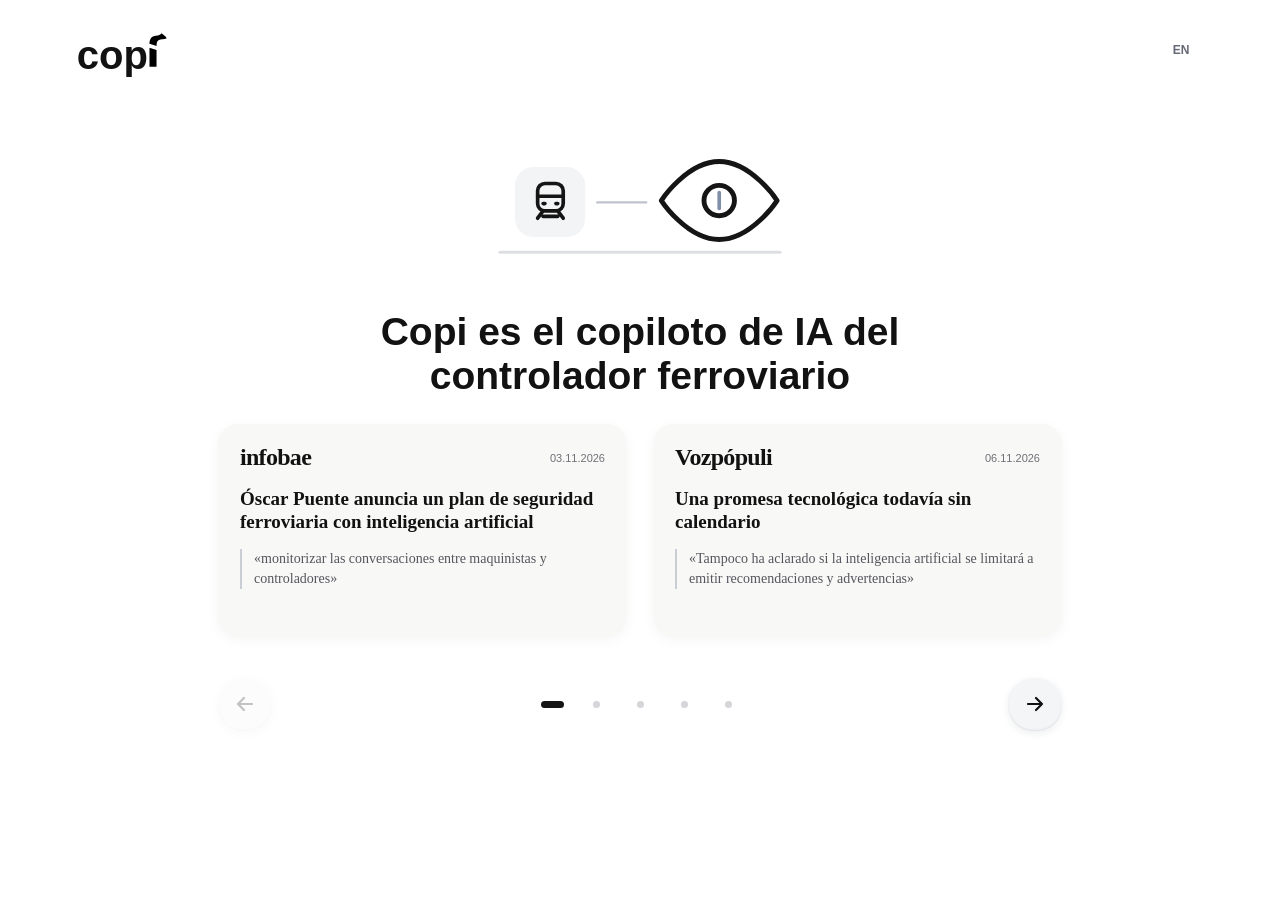
<file: design/copi/juan-v25/website-reference.html>
<!doctype html><html lang="es"><head><meta charset="utf-8"><meta name="viewport" content="width=device-width,initial-scale=1"><title>Copi</title><style>
*{box-sizing:border-box}body{margin:0;background:#fff;color:#121212;font-family:-apple-system,BlinkMacSystemFont,'Helvetica Neue',Helvetica,Arial,sans-serif}button{font:inherit;border:0;color:#111;background:none;cursor:pointer;min-height:48px}a{color:inherit;text-decoration:none}button:focus-visible,a:focus-visible{outline:3px solid #4265d2;outline-offset:5px}button:active{transform:scale(.97)}header{height:100px;padding:28px 6%;display:flex;align-items:center}.logo{display:flex;align-items:baseline;font-size:40px;font-weight:800;line-height:1}.logo svg{height:43px;width:18px;margin-left:1px}main{max-width:900px;margin:auto;padding:0 28px}.page{animation:slide .45s cubic-bezier(.2,.8,.2,1)}.page.reverse{animation-name:reverse}.page[hidden]{display:none}.stage{min-height:535px}.visual{height:320px;display:flex;align-items:center;justify-content:center;position:relative}.visual>svg{width:100%;height:100%;overflow:visible}.visual svg{fill:none;stroke:#151515;stroke-linecap:round;stroke-linejoin:round}h1{font-size:clamp(30px,4.3vw,46px);line-height:1.13;font-weight:800;text-align:center;margin:15px auto 0;max-width:730px}h1:focus{outline:none}.sources{display:flex;justify-content:center;gap:24px;margin-top:25px}.sources a{font-size:14px;min-height:44px;display:inline-flex;gap:10px;align-items:center;color:#62626a}.sources strong{color:#222}.soft{background:#f4f5f7;box-shadow:inset 0 1px 1px #fff,inset 0 -1px 2px #70798528,0 3px 7px #232c3a12;border-radius:25px}.icon{width:24px;height:24px;fill:none;stroke:#111;stroke-width:2.2;stroke-linecap:round;stroke-linejoin:round}nav{display:flex;align-items:center;justify-content:space-between;padding:15px 0 35px;gap:16px}.prev,.next{width:54px;height:54px;display:grid;place-items:center}.prev:disabled{opacity:.25;cursor:default}.dots{display:flex}.dots button{width:44px;display:grid;place-items:center}.dots span{width:7px;height:7px;background:#d5d5da;border-radius:50%;transition:width .25s,background .25s}.dots [aria-current=step] span{width:23px;border-radius:6px;background:#151515}.draw{stroke-dasharray:450;stroke-dashoffset:450;animation:draw 1.1s ease forwards .1s}.incoming{animation:arrive .65s cubic-bezier(.2,.8,.2,1) both}.delay{animation-delay:.15s}.later{animation-delay:.3s}.signal{animation:signal 1.1s ease-in-out 2}.scan{animation:scan 1.5s ease-in-out 2}.alert{animation:pop .6s cubic-bezier(.2,.8,.2,1) both .7s}.handoff{animation:handoff 1s cubic-bezier(.2,.8,.2,1) both .2s}.input{position:absolute;width:90px;height:90px;display:grid;place-items:center;border-radius:28px;background:#f4f5f7;box-shadow:inset 0 1px 1px #fff,inset 0 -1px 2px #70798528,0 3px 7px #232c3a12;transition:transform .2s,background .2s}.input svg{width:43px;height:43px;stroke-width:2.2;fill:none}.input:hover{transform:translateY(-5px)}.input[aria-pressed=true]{background:#e4e8ef;transform:translateY(-5px)}.input.one{left:calc(50% - 255px);top:58px}.input.two{left:calc(50% - 255px);top:183px}.input.three{right:calc(50% - 255px);top:120px}.input-note{position:absolute;bottom:2px;left:0;right:0;text-align:center;font-size:16px;color:#64646c;min-height:24px}.symbol-label{font-size:14px;fill:#686870;stroke:none;font-family:inherit}.core{fill:#f2f3f5;stroke:none}.attention{fill:#f8dfcd;stroke:none}.interactive-visual{max-width:690px;margin:auto}.replay{position:absolute;right:5px;bottom:8px;width:44px;display:grid;place-items:center;color:#666}.replay svg{width:20px;height:20px;stroke-width:2}dialog{border:0;border-radius:28px;padding:30px;max-width:450px;width:calc(100% - 32px)}dialog::backdrop{background:#0004}dialog p{font-size:17px;line-height:1.5;color:#555}dialog button{padding:10px 20px}@keyframes slide{from{opacity:0;transform:translateX(35px)}to{opacity:1;transform:none}}@keyframes reverse{from{opacity:0;transform:translateX(-35px)}to{opacity:1;transform:none}}@keyframes draw{to{stroke-dashoffset:0}}@keyframes arrive{from{opacity:0;transform:translateY(20px)}to{opacity:1;transform:translateY(0)}}@keyframes signal{0%,100%{opacity:.35}50%{opacity:1}}@keyframes scan{0%,100%{transform:translateX(-45px)}50%{transform:translateX(45px)}}@keyframes pop{0%{opacity:0;transform:translateY(15px) scale(.8)}70%{transform:translateY(0) scale(1.06)}100%{opacity:1;transform:translateY(0) scale(1)}}@keyframes handoff{from{opacity:0;transform:translateX(-70px)}to{opacity:1;transform:translateX(0)}}@media(max-width:650px){header{height:85px;padding:24px}main{padding:0 24px}.stage{min-height:510px}.visual{height:290px}h1{font-size:33px;margin-top:15px}.sources{gap:18px;flex-wrap:wrap;margin-top:20px}.sources a{font-size:12px}.dots button{width:39px}.input{width:65px;height:65px;border-radius:22px}.input svg{width:32px;height:32px}.input.one{left:calc(50% - 145px);top:50px}.input.two{left:calc(50% - 145px);top:165px}.input.three{right:calc(50% - 145px);top:108px}.input-note{font-size:14px}.interactive-visual>svg{width:100%;height:100%}nav{gap:8px}.prev,.next{width:48px;height:48px}}@media(prefers-reduced-motion:reduce){*,*:before,*:after{animation:none!important;transition:none!important}.draw{stroke-dashoffset:0}}
header{justify-content:space-between}#language{font-size:12px;font-weight:650;color:#666975;min-width:44px;min-height:44px;border-radius:18px}#language:hover{background:#f4f5f7}.page:first-child .visual{height:195px}.page:first-child h1{font-size:clamp(28px,3.6vw,39px);max-width:700px}.press-previews{display:grid;grid-template-columns:1fr 1fr;gap:26px;margin:26px 0 25px}.takeaway{font-size:16px;font-weight:650;margin:0 0 12px;line-height:1.4}.clipping{padding:20px 22px;background:#f8f8f7;border-radius:20px;box-shadow:0 3px 14px #2025300a;min-height:213px}.masthead{display:flex;justify-content:space-between;align-items:center;gap:12px;margin-bottom:17px}.masthead strong{font-family:Georgia,serif;font-size:24px;letter-spacing:-.7px}.masthead time{font-size:11px;color:#707078}.clipping h2{font-family:Georgia,serif;font-size:19px;line-height:1.2;margin:0 0 15px;font-weight:700}.clipping blockquote{font-family:Georgia,serif;font-size:14px;line-height:1.45;color:#55555d;margin:0;border-left:2px solid #c9ced5;padding-left:12px}@media(max-width:650px){.page:first-child .visual{height:165px}.page:first-child h1{font-size:28px}.press-previews{gap:22px;grid-template-columns:1fr}.clipping{min-height:0;padding:18px 20px}.takeaway{font-size:15px}.clipping h2{font-size:19px}.clipping blockquote{font-size:14px}}
</style></head><body><svg style="display:none" aria-hidden="true"><symbol id="voice" viewBox="0 0 24 24"><path d="M4 9v6m4-10v14m4-16v18m4-16v14m4-10v6"/></symbol><symbol id="rule" viewBox="0 0 24 24"><path d="M8 4H5v17h14V4h-3M9 2h6v4H9zM8 12l2 2 5-5m-7 9h8"/></symbol><symbol id="train" viewBox="0 0 24 24"><rect x="5" y="3" width="14" height="15" rx="4"/><path d="M5 10h14M8 14h1m6 0h1M8 18l-3 4m11-4 3 4M8 21h8"/></symbol></svg><header><div class="logo" aria-label="Copi">cop<svg viewBox="0 0 74 166" aria-hidden="true"><path transform="translate(0 20)" d="M2 48 C2 28 11 16 28 15 C40 14 47 9 52 4 L70 20 L72 26 C62 31 49 27 39 33 C30 39 32 49 31 57 Z"/><path d="M2 84 L31 93 L31 162 L2 162 Z"/></svg></div><button id="language" aria-label="Switch to English" title="Switch to English">EN</button></header><main><div class="stage">
<section class="page" aria-labelledby="h0"><div class="visual"><svg viewBox="0 0 700 320" role="img" data-i18n-aria="aria0" aria-label="Un tren y una mirada que acompaña su recorrido"><path d="M120 250H580" stroke="#dedfe3" stroke-width="5"/><g class="incoming"><rect x="145" y="110" width="115" height="115" rx="30" fill="#f3f4f6" stroke="none"/><g transform="translate(167 128) scale(3)" stroke-width="2"><use href="#train" width="24" height="24"/></g></g><path class="draw" d="M280 168H360" stroke="#bec3cc" stroke-width="4"/><g class="incoming delay"><path d="M385 165s42-64 95-64 95 64 95 64-42 64-95 64-95-64-95-64Z" stroke-width="8"/><circle cx="480" cy="165" r="25" stroke-width="8"/><path class="scan" d="M480 152v26" stroke="#7f8fa7" stroke-width="6"/></g></svg></div><h1 data-i18n="h0" id="h0" tabindex="-1">Copi es el copiloto de IA del controlador ferroviario</h1><div class="press-previews">
<article><div class="clipping"><div class="masthead"><strong>infobae</strong><time datetime="2026-11-03">03.11.2026</time></div><h2 data-i18n="titleA">Óscar Puente anuncia un plan de seguridad ferroviaria con inteligencia artificial</h2><blockquote cite="https://www.infobae.com/espana/2026/11/03/oscar-puente-anuncia-un-plan-de-seguridad-ferroviaria-con-inteligencia-artificial-doble-validacion-de-ordenes-y-mejora-de-condiciones-laborales-tras-el-accidente-de-urda/" data-i18n="quoteA">«monitorizar las conversaciones entre maquinistas y controladores»</blockquote></div></article>
<article><div class="clipping"><div class="masthead"><strong>Vozpópuli</strong><time datetime="2026-11-06">06.11.2026</time></div><h2 data-i18n="titleB">Una promesa tecnológica todavía sin calendario</h2><blockquote cite="https://www.vozpopuli.com/espana/politica/un-informe-europeo-desmonta-el-plan-de-ferroviario-del-gobierno-los-gemelos-digitales-no-predicen-fallos-en-tiempo-real.html" data-i18n="quoteB">«Tampoco ha aclarado si la inteligencia artificial se limitará a emitir recomendaciones y advertencias»</blockquote></div></article>
</div></section>
<section class="page" hidden aria-labelledby="h1"><div class="visual interactive-visual"><svg viewBox="0 0 700 320" role="img" data-i18n-aria="aria1" aria-label="Comunicaciones, protocolo y datos del tren se reúnen para comprobar su coherencia"><path class="draw" d="M185 95Q265 95 310 155M185 220Q265 220 310 165M510 160H390" stroke="#b9c0cc" stroke-width="4"/><circle cx="350" cy="160" r="54" class="core"/><g class="signal"><path d="M320 160s13-22 30-22 30 22 30 22-13 22-30 22-30-22-30-22Z" stroke-width="4"/><circle cx="350" cy="160" r="8" stroke-width="4"/></g></svg><button class="input one incoming" data-input="0" data-i18n-aria="aria5" aria-label="Explorar las órdenes" aria-pressed="false"><svg aria-hidden="true"><use href="#voice"/></svg></button><button class="input two incoming delay" data-input="1" data-i18n-aria="aria6" aria-label="Explorar el protocolo" aria-pressed="false"><svg aria-hidden="true"><use href="#rule"/></svg></button><button class="input three incoming later" data-input="2" data-i18n-aria="aria7" aria-label="Explorar los datos del tren" aria-pressed="false"><svg aria-hidden="true"><use href="#train"/></svg></button><div class="input-note" id="inputNote" aria-live="polite"></div></div><h1 data-i18n="h1" id="h1" tabindex="-1">Contrasta las órdenes al tren con el protocolo y la telemetría</h1></section>
<section class="page" hidden aria-labelledby="h2"><div class="visual"><svg viewBox="0 0 700 320" role="img" data-i18n-aria="aria2" aria-label="Una orden y un protocolo discrepan; Copi resalta el punto de conflicto"><g class="incoming"><rect x="115" y="75" width="155" height="165" rx="30" class="core"/><g transform="translate(163 100) scale(2.5)" stroke-width="2.2"><use href="#voice" width="24" height="24"/></g><path d="M153 191h80" stroke-width="9"/></g><g class="incoming delay"><rect x="430" y="75" width="155" height="165" rx="30" class="core"/><g transform="translate(478 100) scale(2.5)" stroke-width="2.2"><use href="#rule" width="24" height="24"/></g><path d="M468 191h40" stroke-width="9"/></g><path class="draw" d="M270 160h160" stroke="#c6cbd4" stroke-width="4"/><g class="alert" style="transform-origin:350px 160px"><circle cx="350" cy="160" r="44" class="attention"/><path d="M350 139v24m0 16v1" stroke-width="7"/></g></svg></div><h1 data-i18n="h2" id="h2" tabindex="-1">Si la orden y lo que hace el tren no encajan, Copi avisa</h1></section>
<section class="page" hidden aria-labelledby="h3"><div class="visual"><svg viewBox="0 0 700 320" role="img" data-i18n-aria="aria3" aria-label="Copi entrega el aviso con su fuente al controlador humano"><g class="handoff"><rect x="145" y="95" width="160" height="135" rx="27" class="core"/><circle cx="180" cy="130" r="9" fill="#e2b58e" stroke="none"/><path d="M205 130h65m-90 33h95m-95 30h60" stroke-width="6"/></g><path class="draw" d="M330 162h65m-18-18 18 18-18 18" stroke-width="5"/><g class="incoming later"><circle cx="490" cy="113" r="34" stroke-width="7"/><path d="M427 239v-17a63 63 0 0 1 126 0v17" stroke-width="7"/></g></svg></div><h1 data-i18n="h3" id="h3" tabindex="-1">El controlador recibe la evidencia y mantiene la decisión</h1></section>
<section class="page" hidden aria-labelledby="h4"><div class="visual"><svg viewBox="0 0 700 320" role="img" data-i18n-aria="aria4" aria-label="Un protocolo pasa por revisión y evaluación"><g class="incoming"><rect x="110" y="99" width="110" height="125" rx="25" class="core"/><g transform="translate(130 123) scale(3)" stroke-width="2"><use href="#rule" width="24" height="24"/></g></g><path class="draw" d="M240 160h65m-15-15 15 15-15 15" stroke="#aeb7c5" stroke-width="4"/><g class="incoming delay"><circle cx="365" cy="155" r="42" stroke-width="7"/><path d="m395 187 29 29" stroke-width="8"/><path d="M349 155h32m-16-16v32" stroke-width="5"/></g><path class="draw" d="M445 160h45" stroke="#aeb7c5" stroke-width="4"/><g class="incoming later"><circle cx="550" cy="160" r="44" class="core"/><path class="draw" d="m528 160 16 16 29-33" stroke-width="7"/></g></svg></div><h1 data-i18n="h4" id="h4" tabindex="-1">Empezamos por un protocolo que podamos comprobar</h1></section>
</div><nav aria-label="Páginas"><button class="soft prev" id="prev" aria-label="Anterior" disabled><svg class="icon" viewBox="0 0 24 24" aria-hidden="true"><path d="M19 12H5m6-6-6 6 6 6"/></svg></button><div class="dots"><button data-page="0" aria-label="Copi" aria-current="step"><span></span></button><button data-page="1" data-i18n-aria="aria8" aria-label="Qué observa"><span></span></button><button data-page="2" data-i18n-aria="aria9" aria-label="Qué detecta"><span></span></button><button data-page="3" data-i18n-aria="aria10" aria-label="Quién decide"><span></span></button><button data-page="4" data-i18n-aria="aria11" aria-label="Nuestro enfoque"><span></span></button></div><button class="soft next" id="next" aria-label="Siguiente"><svg class="icon" viewBox="0 0 24 24" aria-hidden="true"><path d="M5 12h14m-6-6 6 6-6 6"/></svg></button></nav></main><script>
let current=0;const pages=[...document.querySelectorAll('.page')];function go(n){const reverse=n<current;current=n;pages.forEach((p,i)=>{p.hidden=i!==n;p.classList.toggle('reverse',reverse)});document.getElementById('prev').disabled=n===0;document.getElementById('next').setAttribute('aria-label',translations[language][n===4?'restart':'next']);document.querySelectorAll('[data-page]').forEach((b,i)=>{if(i===n)b.setAttribute('aria-current','step');else b.removeAttribute('aria-current')});document.getElementById('h'+n).focus({preventScroll:true})}document.getElementById('prev').onclick=()=>{if(current)go(current-1)};document.getElementById('next').onclick=()=>go((current+1)%5);document.querySelectorAll('[data-page]').forEach(b=>b.onclick=()=>go(+b.dataset.page));const notes=['Órdenes y confirmaciones','Reglas, condiciones y excepciones','Telemetría, entorno y datos ausentes'];document.querySelectorAll('[data-input]').forEach(b=>b.onclick=()=>{document.querySelectorAll('[data-input]').forEach(x=>x.setAttribute('aria-pressed',String(x===b)));selectedInput=+b.dataset.input;document.getElementById('inputNote').textContent=translations[language]['note'+selectedInput]});document.addEventListener('keydown',e=>{if(e.target.closest('button,a'))return;if(e.key==='ArrowRight'){e.preventDefault();go(Math.min(4,current+1))}if(e.key==='ArrowLeft'){e.preventDefault();go(Math.max(0,current-1))}});
let touch=null;const stage=document.querySelector('.stage');stage.addEventListener('touchstart',e=>{if(e.target.closest('a,button'))return;touch={x:e.touches[0].clientX,y:e.touches[0].clientY}},{passive:true});stage.addEventListener('touchend',e=>{if(!touch)return;const dx=e.changedTouches[0].clientX-touch.x,dy=e.changedTouches[0].clientY-touch.y;touch=null;if(Math.abs(dx)>65&&Math.abs(dx)>Math.abs(dy)*1.5)go(Math.max(0,Math.min(4,current+(dx<0?1:-1))))},{passive:true});let language='es',selectedInput=null;
const translations={"es": {"h0": "Copi es el copiloto de IA del controlador ferroviario", "h1": "Contrasta las órdenes al tren con el protocolo y la telemetría", "h2": "Si la orden y lo que hace el tren no encajan, Copi avisa", "h3": "El controlador recibe la evidencia y mantiene la decisión", "h4": "Empezamos por un protocolo que podamos comprobar", "note0": "Órdenes y confirmaciones", "note1": "Reglas, condiciones y excepciones", "note2": "Telemetría, entorno y datos ausentes", "takeA": "El plan incluye supervisión con IA.", "takeB": "Su alcance todavía está por definir.", "titleA": "Óscar Puente anuncia un plan de seguridad ferroviaria con inteligencia artificial", "quoteA": "«monitorizar las conversaciones entre maquinistas y controladores»", "titleB": "Una promesa tecnológica todavía sin calendario", "quoteB": "«Tampoco ha aclarado si la inteligencia artificial se limitará a emitir recomendaciones y advertencias»", "prev": "Anterior", "next": "Siguiente", "restart": "Volver al inicio", "nav": "Páginas", "aria0": "Un tren y una mirada que acompaña su recorrido", "aria1": "Comunicaciones, protocolo y datos del tren se reúnen para comprobar su coherencia", "aria2": "Una orden y un protocolo discrepan; Copi resalta el punto de conflicto", "aria3": "Copi entrega el aviso con su fuente al controlador humano", "aria4": "Un protocolo pasa por revisión y evaluación", "aria5": "Explorar las órdenes", "aria6": "Explorar el protocolo", "aria7": "Explorar los datos del tren", "aria8": "Qué observa", "aria9": "Qué detecta", "aria10": "Quién decide", "aria11": "Nuestro enfoque"}, "en": {"h0": "Copi is the AI copilot for railway controllers", "h1": "It checks train instructions against the protocol and telemetry", "h2": "When the instruction and the train’s actions don’t match, Copi flags it", "h3": "The controller gets the evidence and keeps the final say", "h4": "We start with one protocol we can verify", "note0": "Instructions and acknowledgments", "note1": "Rules, conditions and exceptions", "note2": "Telemetry, surroundings and missing data", "takeA": "The plan includes AI oversight.", "takeB": "Its scope is still undefined.", "titleA": "Óscar Puente announces a rail safety plan using artificial intelligence", "quoteA": "“monitor conversations between train drivers and controllers”", "titleB": "A technology promise with no timetable yet", "quoteB": "“Nor has it clarified whether AI will be limited to issuing recommendations and warnings”", "prev": "Previous", "next": "Next", "restart": "Back to the start", "nav": "Pages", "aria0": "A train with an observer following its journey", "aria1": "Communications, protocol and train data come together for a consistency check", "aria2": "An instruction conflicts with the protocol; Copi highlights the mismatch", "aria3": "Copi hands the alert and its source to the human controller", "aria4": "A protocol goes through review and evaluation", "aria5": "Explore instructions", "aria6": "Explore the protocol", "aria7": "Explore train data", "aria8": "What it observes", "aria9": "What it detects", "aria10": "Who decides", "aria11": "Our approach"}};
function setLanguage(value){language=value;document.documentElement.lang=value;document.querySelectorAll('[data-i18n]').forEach(el=>el.textContent=translations[value][el.dataset.i18n]);document.querySelectorAll('[data-i18n-aria]').forEach(el=>el.setAttribute('aria-label',translations[value][el.dataset.i18nAria]));document.getElementById('prev').setAttribute('aria-label',translations[value].prev);document.getElementById('next').setAttribute('aria-label',translations[value][current===4?'restart':'next']);document.querySelector('nav').setAttribute('aria-label',translations[value].nav);if(selectedInput!==null)document.getElementById('inputNote').textContent=translations[value]['note'+selectedInput];const b=document.getElementById('language');b.textContent=value==='es'?'EN':'ES';b.setAttribute('aria-label',value==='es'?'Switch to English':'Cambiar a español');b.title=b.getAttribute('aria-label');try{localStorage.setItem('copi-language',value)}catch{}}
document.getElementById('language').onclick=()=>setLanguage(language==='es'?'en':'es');
try{setLanguage(localStorage.getItem('copi-language')==='en'?'en':'es')}catch{setLanguage('es')}
</script></body></html>
</file>
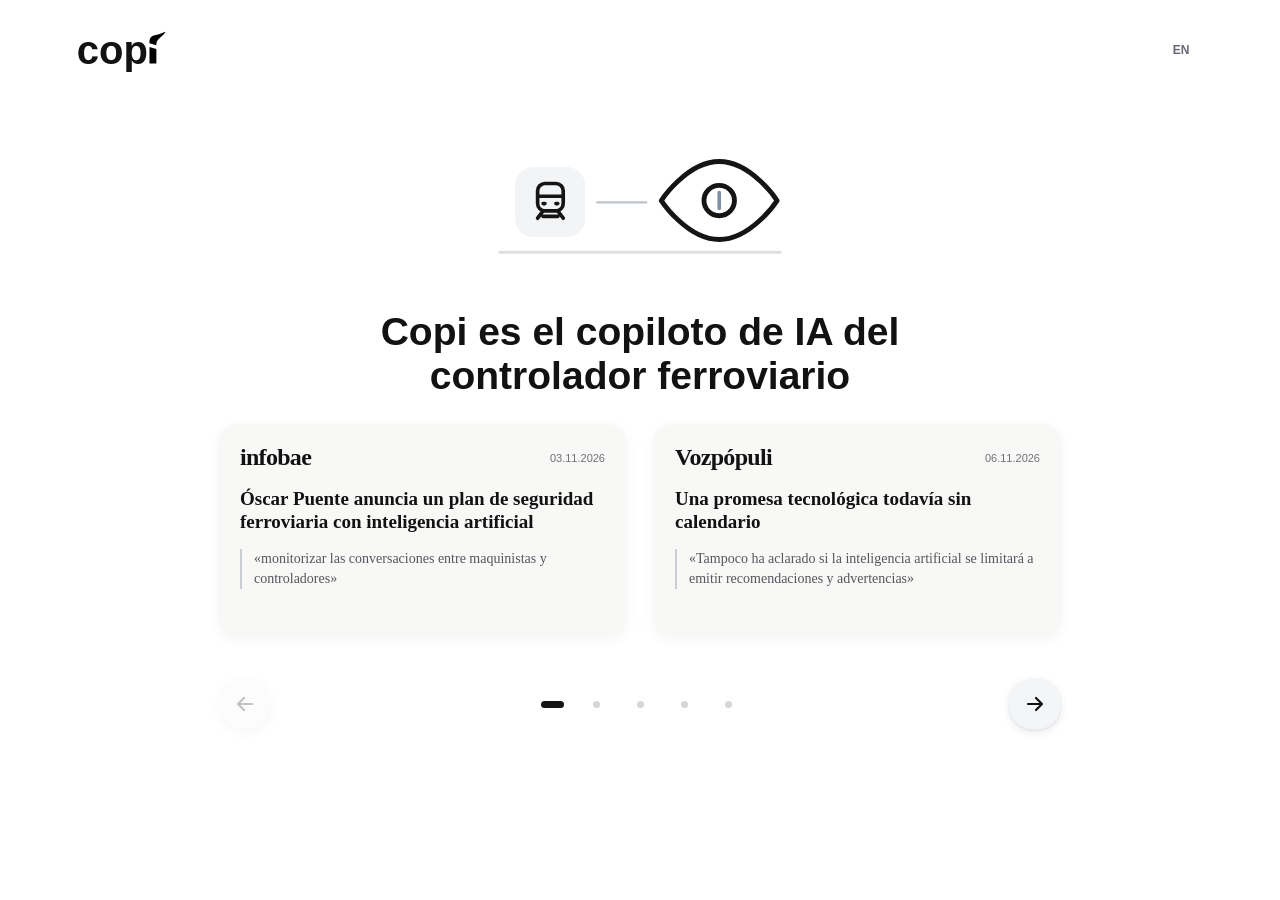
<file: design/copi/juan-v27/website-reference.html>
<!doctype html><html lang="es"><head><meta charset="utf-8"><meta name="viewport" content="width=device-width,initial-scale=1"><title>Copi</title><style>
*{box-sizing:border-box}body{margin:0;background:#fff;color:#121212;font-family:-apple-system,BlinkMacSystemFont,'Helvetica Neue',Helvetica,Arial,sans-serif}button{font:inherit;border:0;color:#111;background:none;cursor:pointer;min-height:48px}a{color:inherit;text-decoration:none}button:focus-visible,a:focus-visible{outline:3px solid #4265d2;outline-offset:5px}button:active{transform:scale(.97)}header{height:100px;padding:28px 6%;display:flex;align-items:center}.logo{display:flex;align-items:baseline;font-size:40px;font-weight:800;line-height:1}.logo svg{height:43px;width:18px;margin-left:1px}main{max-width:900px;margin:auto;padding:0 28px}.page{animation:slide .45s cubic-bezier(.2,.8,.2,1)}.page.reverse{animation-name:reverse}.page[hidden]{display:none}.stage{min-height:535px}.visual{height:320px;display:flex;align-items:center;justify-content:center;position:relative}.visual>svg{width:100%;height:100%;overflow:visible}.visual svg{fill:none;stroke:#151515;stroke-linecap:round;stroke-linejoin:round}h1{font-size:clamp(30px,4.3vw,46px);line-height:1.13;font-weight:800;text-align:center;margin:15px auto 0;max-width:730px}h1:focus{outline:none}.sources{display:flex;justify-content:center;gap:24px;margin-top:25px}.sources a{font-size:14px;min-height:44px;display:inline-flex;gap:10px;align-items:center;color:#62626a}.sources strong{color:#222}.soft{background:#f4f5f7;box-shadow:inset 0 1px 1px #fff,inset 0 -1px 2px #70798528,0 3px 7px #232c3a12;border-radius:25px}.icon{width:24px;height:24px;fill:none;stroke:#111;stroke-width:2.2;stroke-linecap:round;stroke-linejoin:round}nav{display:flex;align-items:center;justify-content:space-between;padding:15px 0 35px;gap:16px}.prev,.next{width:54px;height:54px;display:grid;place-items:center}.prev:disabled{opacity:.25;cursor:default}.dots{display:flex}.dots button{width:44px;display:grid;place-items:center}.dots span{width:7px;height:7px;background:#d5d5da;border-radius:50%;transition:width .25s,background .25s}.dots [aria-current=step] span{width:23px;border-radius:6px;background:#151515}.draw{stroke-dasharray:450;stroke-dashoffset:450;animation:draw 1.1s ease forwards .1s}.incoming{animation:arrive .65s cubic-bezier(.2,.8,.2,1) both}.delay{animation-delay:.15s}.later{animation-delay:.3s}.signal{animation:signal 1.1s ease-in-out 2}.scan{animation:scan 1.5s ease-in-out 2}.alert{animation:pop .6s cubic-bezier(.2,.8,.2,1) both .7s}.handoff{animation:handoff 1s cubic-bezier(.2,.8,.2,1) both .2s}.input{position:absolute;width:90px;height:90px;display:grid;place-items:center;border-radius:28px;background:#f4f5f7;box-shadow:inset 0 1px 1px #fff,inset 0 -1px 2px #70798528,0 3px 7px #232c3a12;transition:transform .2s,background .2s}.input svg{width:43px;height:43px;stroke-width:2.2;fill:none}.input:hover{transform:translateY(-5px)}.input[aria-pressed=true]{background:#e4e8ef;transform:translateY(-5px)}.input.one{left:calc(50% - 255px);top:58px}.input.two{left:calc(50% - 255px);top:183px}.input.three{right:calc(50% - 255px);top:120px}.input-note{position:absolute;bottom:2px;left:0;right:0;text-align:center;font-size:16px;color:#64646c;min-height:24px}.symbol-label{font-size:14px;fill:#686870;stroke:none;font-family:inherit}.core{fill:#f2f3f5;stroke:none}.attention{fill:#f8dfcd;stroke:none}.interactive-visual{max-width:690px;margin:auto}.replay{position:absolute;right:5px;bottom:8px;width:44px;display:grid;place-items:center;color:#666}.replay svg{width:20px;height:20px;stroke-width:2}dialog{border:0;border-radius:28px;padding:30px;max-width:450px;width:calc(100% - 32px)}dialog::backdrop{background:#0004}dialog p{font-size:17px;line-height:1.5;color:#555}dialog button{padding:10px 20px}@keyframes slide{from{opacity:0;transform:translateX(35px)}to{opacity:1;transform:none}}@keyframes reverse{from{opacity:0;transform:translateX(-35px)}to{opacity:1;transform:none}}@keyframes draw{to{stroke-dashoffset:0}}@keyframes arrive{from{opacity:0;transform:translateY(20px)}to{opacity:1;transform:translateY(0)}}@keyframes signal{0%,100%{opacity:.35}50%{opacity:1}}@keyframes scan{0%,100%{transform:translateX(-45px)}50%{transform:translateX(45px)}}@keyframes pop{0%{opacity:0;transform:translateY(15px) scale(.8)}70%{transform:translateY(0) scale(1.06)}100%{opacity:1;transform:translateY(0) scale(1)}}@keyframes handoff{from{opacity:0;transform:translateX(-70px)}to{opacity:1;transform:translateX(0)}}@media(max-width:650px){header{height:85px;padding:24px}main{padding:0 24px}.stage{min-height:510px}.visual{height:290px}h1{font-size:33px;margin-top:15px}.sources{gap:18px;flex-wrap:wrap;margin-top:20px}.sources a{font-size:12px}.dots button{width:39px}.input{width:65px;height:65px;border-radius:22px}.input svg{width:32px;height:32px}.input.one{left:calc(50% - 145px);top:50px}.input.two{left:calc(50% - 145px);top:165px}.input.three{right:calc(50% - 145px);top:108px}.input-note{font-size:14px}.interactive-visual>svg{width:100%;height:100%}nav{gap:8px}.prev,.next{width:48px;height:48px}}@media(prefers-reduced-motion:reduce){*,*:before,*:after{animation:none!important;transition:none!important}.draw{stroke-dashoffset:0}}
header{justify-content:space-between}#language{font-size:12px;font-weight:650;color:#666975;min-width:44px;min-height:44px;border-radius:18px}#language:hover{background:#f4f5f7}.page:first-child .visual{height:195px}.page:first-child h1{font-size:clamp(28px,3.6vw,39px);max-width:700px}.press-previews{display:grid;grid-template-columns:1fr 1fr;gap:26px;margin:26px 0 25px}.takeaway{font-size:16px;font-weight:650;margin:0 0 12px;line-height:1.4}.clipping{padding:20px 22px;background:#f8f8f7;border-radius:20px;box-shadow:0 3px 14px #2025300a;min-height:213px}.masthead{display:flex;justify-content:space-between;align-items:center;gap:12px;margin-bottom:17px}.masthead strong{font-family:Georgia,serif;font-size:24px;letter-spacing:-.7px}.masthead time{font-size:11px;color:#707078}.clipping h2{font-family:Georgia,serif;font-size:19px;line-height:1.2;margin:0 0 15px;font-weight:700}.clipping blockquote{font-family:Georgia,serif;font-size:14px;line-height:1.45;color:#55555d;margin:0;border-left:2px solid #c9ced5;padding-left:12px}@media(max-width:650px){.page:first-child .visual{height:165px}.page:first-child h1{font-size:28px}.press-previews{gap:22px;grid-template-columns:1fr}.clipping{min-height:0;padding:18px 20px}.takeaway{font-size:15px}.clipping h2{font-size:19px}.clipping blockquote{font-size:14px}}
.logo{display:block;line-height:1}.logo .accent{position:relative;display:inline-block;color:transparent}.logo .accent svg{position:absolute;width:.44em;height:.939em;left:.015em;top:-.08em;margin:0;overflow:visible}</style></head><body><svg style="display:none" aria-hidden="true"><symbol id="voice" viewBox="0 0 24 24"><path d="M4 9v6m4-10v14m4-16v18m4-16v14m4-10v6"/></symbol><symbol id="rule" viewBox="0 0 24 24"><path d="M8 4H5v17h14V4h-3M9 2h6v4H9zM8 12l2 2 5-5m-7 9h8"/></symbol><symbol id="train" viewBox="0 0 24 24"><rect x="5" y="3" width="14" height="15" rx="4"/><path d="M5 10h14M8 14h1m6 0h1M8 18l-3 4m11-4 3 4M8 21h8"/></symbol></svg><header><div class="logo" aria-label="Copi">cop<span class="accent" aria-hidden="true">ı<svg viewBox="0 0 74 158"><path transform="translate(0 20)" d="M2 48 C1 27 9 18 25 15 C44 12 58 4 70 0 C61 16 46 23 38 34 C31 42 31 50 31 57 Z" fill="#000"/><path d="M2 84 L31 93 L31 154 L2 154 Z" fill="#000"/></svg></span></div><button id="language" aria-label="Switch to English" title="Switch to English">EN</button></header><main><div class="stage">
<section class="page" aria-labelledby="h0"><div class="visual"><svg viewBox="0 0 700 320" role="img" data-i18n-aria="aria0" aria-label="Un tren y una mirada que acompaña su recorrido"><path d="M120 250H580" stroke="#dedfe3" stroke-width="5"/><g class="incoming"><rect x="145" y="110" width="115" height="115" rx="30" fill="#f3f4f6" stroke="none"/><g transform="translate(167 128) scale(3)" stroke-width="2"><use href="#train" width="24" height="24"/></g></g><path class="draw" d="M280 168H360" stroke="#bec3cc" stroke-width="4"/><g class="incoming delay"><path d="M385 165s42-64 95-64 95 64 95 64-42 64-95 64-95-64-95-64Z" stroke-width="8"/><circle cx="480" cy="165" r="25" stroke-width="8"/><path class="scan" d="M480 152v26" stroke="#7f8fa7" stroke-width="6"/></g></svg></div><h1 data-i18n="h0" id="h0" tabindex="-1">Copi es el copiloto de IA del controlador ferroviario</h1><div class="press-previews">
<article><div class="clipping"><div class="masthead"><strong>infobae</strong><time datetime="2026-11-03">03.11.2026</time></div><h2 data-i18n="titleA">Óscar Puente anuncia un plan de seguridad ferroviaria con inteligencia artificial</h2><blockquote cite="https://www.infobae.com/espana/2026/11/03/oscar-puente-anuncia-un-plan-de-seguridad-ferroviaria-con-inteligencia-artificial-doble-validacion-de-ordenes-y-mejora-de-condiciones-laborales-tras-el-accidente-de-urda/" data-i18n="quoteA">«monitorizar las conversaciones entre maquinistas y controladores»</blockquote></div></article>
<article><div class="clipping"><div class="masthead"><strong>Vozpópuli</strong><time datetime="2026-11-06">06.11.2026</time></div><h2 data-i18n="titleB">Una promesa tecnológica todavía sin calendario</h2><blockquote cite="https://www.vozpopuli.com/espana/politica/un-informe-europeo-desmonta-el-plan-de-ferroviario-del-gobierno-los-gemelos-digitales-no-predicen-fallos-en-tiempo-real.html" data-i18n="quoteB">«Tampoco ha aclarado si la inteligencia artificial se limitará a emitir recomendaciones y advertencias»</blockquote></div></article>
</div></section>
<section class="page" hidden aria-labelledby="h1"><div class="visual interactive-visual"><svg viewBox="0 0 700 320" role="img" data-i18n-aria="aria1" aria-label="Comunicaciones, protocolo y datos del tren se reúnen para comprobar su coherencia"><path class="draw" d="M185 95Q265 95 310 155M185 220Q265 220 310 165M510 160H390" stroke="#b9c0cc" stroke-width="4"/><circle cx="350" cy="160" r="54" class="core"/><g class="signal"><path d="M320 160s13-22 30-22 30 22 30 22-13 22-30 22-30-22-30-22Z" stroke-width="4"/><circle cx="350" cy="160" r="8" stroke-width="4"/></g></svg><button class="input one incoming" data-input="0" data-i18n-aria="aria5" aria-label="Explorar las órdenes" aria-pressed="false"><svg aria-hidden="true"><use href="#voice"/></svg></button><button class="input two incoming delay" data-input="1" data-i18n-aria="aria6" aria-label="Explorar el protocolo" aria-pressed="false"><svg aria-hidden="true"><use href="#rule"/></svg></button><button class="input three incoming later" data-input="2" data-i18n-aria="aria7" aria-label="Explorar los datos del tren" aria-pressed="false"><svg aria-hidden="true"><use href="#train"/></svg></button><div class="input-note" id="inputNote" aria-live="polite"></div></div><h1 data-i18n="h1" id="h1" tabindex="-1">Contrasta las órdenes al tren con el protocolo y la telemetría</h1></section>
<section class="page" hidden aria-labelledby="h2"><div class="visual"><svg viewBox="0 0 700 320" role="img" data-i18n-aria="aria2" aria-label="Una orden y un protocolo discrepan; Copi resalta el punto de conflicto"><g class="incoming"><rect x="115" y="75" width="155" height="165" rx="30" class="core"/><g transform="translate(163 100) scale(2.5)" stroke-width="2.2"><use href="#voice" width="24" height="24"/></g><path d="M153 191h80" stroke-width="9"/></g><g class="incoming delay"><rect x="430" y="75" width="155" height="165" rx="30" class="core"/><g transform="translate(478 100) scale(2.5)" stroke-width="2.2"><use href="#rule" width="24" height="24"/></g><path d="M468 191h40" stroke-width="9"/></g><path class="draw" d="M270 160h160" stroke="#c6cbd4" stroke-width="4"/><g class="alert" style="transform-origin:350px 160px"><circle cx="350" cy="160" r="44" class="attention"/><path d="M350 139v24m0 16v1" stroke-width="7"/></g></svg></div><h1 data-i18n="h2" id="h2" tabindex="-1">Si la orden y lo que hace el tren no encajan, Copi avisa</h1></section>
<section class="page" hidden aria-labelledby="h3"><div class="visual"><svg viewBox="0 0 700 320" role="img" data-i18n-aria="aria3" aria-label="Copi entrega el aviso con su fuente al controlador humano"><g class="handoff"><rect x="145" y="95" width="160" height="135" rx="27" class="core"/><circle cx="180" cy="130" r="9" fill="#e2b58e" stroke="none"/><path d="M205 130h65m-90 33h95m-95 30h60" stroke-width="6"/></g><path class="draw" d="M330 162h65m-18-18 18 18-18 18" stroke-width="5"/><g class="incoming later"><circle cx="490" cy="113" r="34" stroke-width="7"/><path d="M427 239v-17a63 63 0 0 1 126 0v17" stroke-width="7"/></g></svg></div><h1 data-i18n="h3" id="h3" tabindex="-1">El controlador recibe la evidencia y mantiene la decisión</h1></section>
<section class="page" hidden aria-labelledby="h4"><div class="visual"><svg viewBox="0 0 700 320" role="img" data-i18n-aria="aria4" aria-label="Un protocolo pasa por revisión y evaluación"><g class="incoming"><rect x="110" y="99" width="110" height="125" rx="25" class="core"/><g transform="translate(130 123) scale(3)" stroke-width="2"><use href="#rule" width="24" height="24"/></g></g><path class="draw" d="M240 160h65m-15-15 15 15-15 15" stroke="#aeb7c5" stroke-width="4"/><g class="incoming delay"><circle cx="365" cy="155" r="42" stroke-width="7"/><path d="m395 187 29 29" stroke-width="8"/><path d="M349 155h32m-16-16v32" stroke-width="5"/></g><path class="draw" d="M445 160h45" stroke="#aeb7c5" stroke-width="4"/><g class="incoming later"><circle cx="550" cy="160" r="44" class="core"/><path class="draw" d="m528 160 16 16 29-33" stroke-width="7"/></g></svg></div><h1 data-i18n="h4" id="h4" tabindex="-1">Empezamos por un protocolo que podamos comprobar</h1></section>
</div><nav aria-label="Páginas"><button class="soft prev" id="prev" aria-label="Anterior" disabled><svg class="icon" viewBox="0 0 24 24" aria-hidden="true"><path d="M19 12H5m6-6-6 6 6 6"/></svg></button><div class="dots"><button data-page="0" aria-label="Copi" aria-current="step"><span></span></button><button data-page="1" data-i18n-aria="aria8" aria-label="Qué observa"><span></span></button><button data-page="2" data-i18n-aria="aria9" aria-label="Qué detecta"><span></span></button><button data-page="3" data-i18n-aria="aria10" aria-label="Quién decide"><span></span></button><button data-page="4" data-i18n-aria="aria11" aria-label="Nuestro enfoque"><span></span></button></div><button class="soft next" id="next" aria-label="Siguiente"><svg class="icon" viewBox="0 0 24 24" aria-hidden="true"><path d="M5 12h14m-6-6 6 6-6 6"/></svg></button></nav></main><script>
let current=0;const pages=[...document.querySelectorAll('.page')];function go(n){const reverse=n<current;current=n;pages.forEach((p,i)=>{p.hidden=i!==n;p.classList.toggle('reverse',reverse)});document.getElementById('prev').disabled=n===0;document.getElementById('next').setAttribute('aria-label',translations[language][n===4?'restart':'next']);document.querySelectorAll('[data-page]').forEach((b,i)=>{if(i===n)b.setAttribute('aria-current','step');else b.removeAttribute('aria-current')});document.getElementById('h'+n).focus({preventScroll:true})}document.getElementById('prev').onclick=()=>{if(current)go(current-1)};document.getElementById('next').onclick=()=>go((current+1)%5);document.querySelectorAll('[data-page]').forEach(b=>b.onclick=()=>go(+b.dataset.page));const notes=['Órdenes y confirmaciones','Reglas, condiciones y excepciones','Telemetría, entorno y datos ausentes'];document.querySelectorAll('[data-input]').forEach(b=>b.onclick=()=>{document.querySelectorAll('[data-input]').forEach(x=>x.setAttribute('aria-pressed',String(x===b)));selectedInput=+b.dataset.input;document.getElementById('inputNote').textContent=translations[language]['note'+selectedInput]});document.addEventListener('keydown',e=>{if(e.target.closest('button,a'))return;if(e.key==='ArrowRight'){e.preventDefault();go(Math.min(4,current+1))}if(e.key==='ArrowLeft'){e.preventDefault();go(Math.max(0,current-1))}});
let touch=null;const stage=document.querySelector('.stage');stage.addEventListener('touchstart',e=>{if(e.target.closest('a,button'))return;touch={x:e.touches[0].clientX,y:e.touches[0].clientY}},{passive:true});stage.addEventListener('touchend',e=>{if(!touch)return;const dx=e.changedTouches[0].clientX-touch.x,dy=e.changedTouches[0].clientY-touch.y;touch=null;if(Math.abs(dx)>65&&Math.abs(dx)>Math.abs(dy)*1.5)go(Math.max(0,Math.min(4,current+(dx<0?1:-1))))},{passive:true});let language='es',selectedInput=null;
const translations={"es": {"h0": "Copi es el copiloto de IA del controlador ferroviario", "h1": "Contrasta las órdenes al tren con el protocolo y la telemetría", "h2": "Si la orden y lo que hace el tren no encajan, Copi avisa", "h3": "El controlador recibe la evidencia y mantiene la decisión", "h4": "Empezamos por un protocolo que podamos comprobar", "note0": "Órdenes y confirmaciones", "note1": "Reglas, condiciones y excepciones", "note2": "Telemetría, entorno y datos ausentes", "takeA": "El plan incluye supervisión con IA.", "takeB": "Su alcance todavía está por definir.", "titleA": "Óscar Puente anuncia un plan de seguridad ferroviaria con inteligencia artificial", "quoteA": "«monitorizar las conversaciones entre maquinistas y controladores»", "titleB": "Una promesa tecnológica todavía sin calendario", "quoteB": "«Tampoco ha aclarado si la inteligencia artificial se limitará a emitir recomendaciones y advertencias»", "prev": "Anterior", "next": "Siguiente", "restart": "Volver al inicio", "nav": "Páginas", "aria0": "Un tren y una mirada que acompaña su recorrido", "aria1": "Comunicaciones, protocolo y datos del tren se reúnen para comprobar su coherencia", "aria2": "Una orden y un protocolo discrepan; Copi resalta el punto de conflicto", "aria3": "Copi entrega el aviso con su fuente al controlador humano", "aria4": "Un protocolo pasa por revisión y evaluación", "aria5": "Explorar las órdenes", "aria6": "Explorar el protocolo", "aria7": "Explorar los datos del tren", "aria8": "Qué observa", "aria9": "Qué detecta", "aria10": "Quién decide", "aria11": "Nuestro enfoque"}, "en": {"h0": "Copi is the AI copilot for railway controllers", "h1": "It checks train instructions against the protocol and telemetry", "h2": "When the instruction and the train’s actions don’t match, Copi flags it", "h3": "The controller gets the evidence and keeps the final say", "h4": "We start with one protocol we can verify", "note0": "Instructions and acknowledgments", "note1": "Rules, conditions and exceptions", "note2": "Telemetry, surroundings and missing data", "takeA": "The plan includes AI oversight.", "takeB": "Its scope is still undefined.", "titleA": "Óscar Puente announces a rail safety plan using artificial intelligence", "quoteA": "“monitor conversations between train drivers and controllers”", "titleB": "A technology promise with no timetable yet", "quoteB": "“Nor has it clarified whether AI will be limited to issuing recommendations and warnings”", "prev": "Previous", "next": "Next", "restart": "Back to the start", "nav": "Pages", "aria0": "A train with an observer following its journey", "aria1": "Communications, protocol and train data come together for a consistency check", "aria2": "An instruction conflicts with the protocol; Copi highlights the mismatch", "aria3": "Copi hands the alert and its source to the human controller", "aria4": "A protocol goes through review and evaluation", "aria5": "Explore instructions", "aria6": "Explore the protocol", "aria7": "Explore train data", "aria8": "What it observes", "aria9": "What it detects", "aria10": "Who decides", "aria11": "Our approach"}};
function setLanguage(value){language=value;document.documentElement.lang=value;document.querySelectorAll('[data-i18n]').forEach(el=>el.textContent=translations[value][el.dataset.i18n]);document.querySelectorAll('[data-i18n-aria]').forEach(el=>el.setAttribute('aria-label',translations[value][el.dataset.i18nAria]));document.getElementById('prev').setAttribute('aria-label',translations[value].prev);document.getElementById('next').setAttribute('aria-label',translations[value][current===4?'restart':'next']);document.querySelector('nav').setAttribute('aria-label',translations[value].nav);if(selectedInput!==null)document.getElementById('inputNote').textContent=translations[value]['note'+selectedInput];const b=document.getElementById('language');b.textContent=value==='es'?'EN':'ES';b.setAttribute('aria-label',value==='es'?'Switch to English':'Cambiar a español');b.title=b.getAttribute('aria-label');try{localStorage.setItem('copi-language',value)}catch{}}
document.getElementById('language').onclick=()=>setLanguage(language==='es'?'en':'es');
try{setLanguage(localStorage.getItem('copi-language')==='en'?'en':'es')}catch{setLanguage('es')}
</script></body></html>
</file>
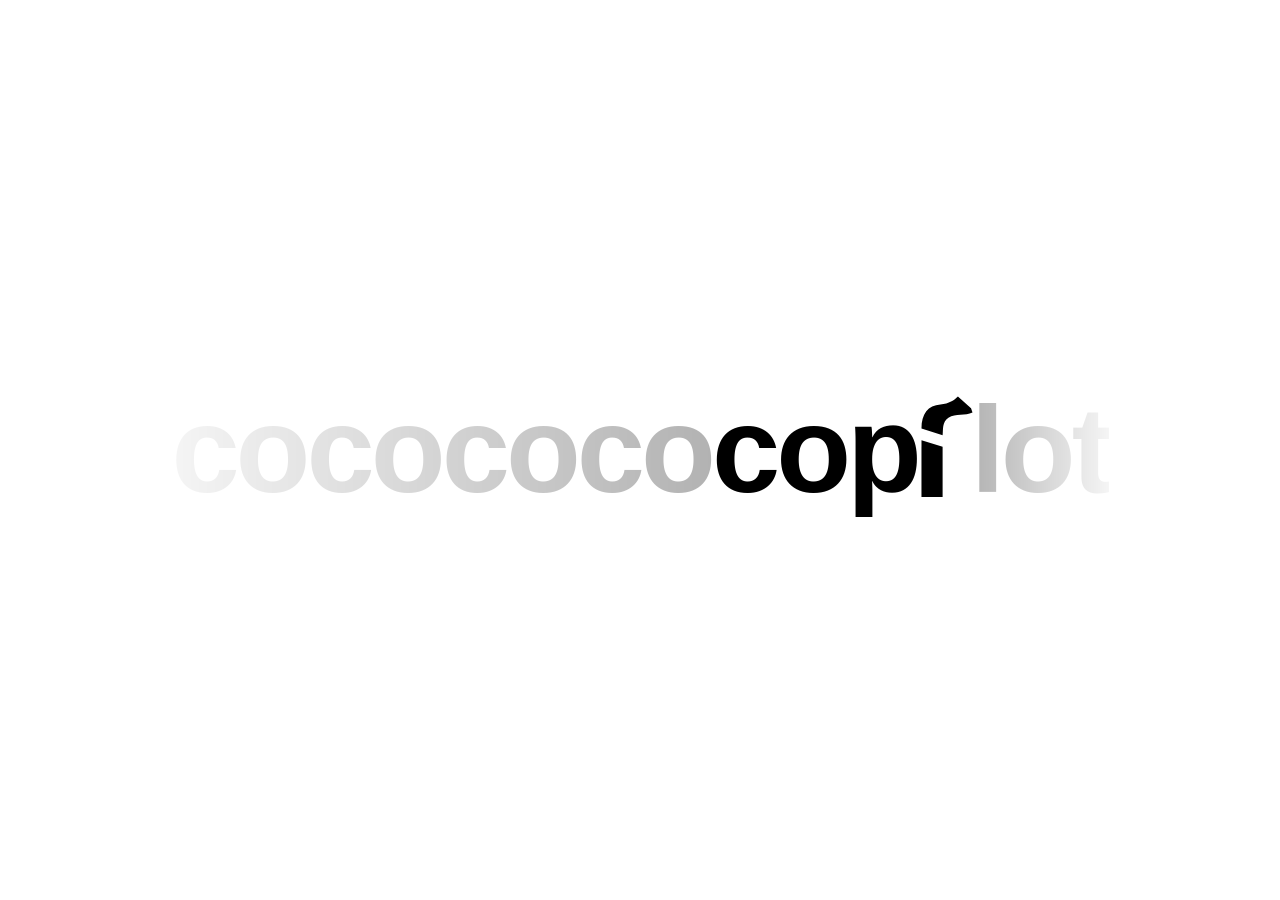
<file: design/copi/juan-v25/logos/wordmark.html>
<!doctype html>
<html lang="en">
<meta charset="utf-8">
<meta name="viewport" content="width=device-width, initial-scale=1">
<title>cococococopilot — Juan — v14</title>
<style>
*{box-sizing:border-box}html,body{margin:0;width:100%;height:100%;background:#fff}body{display:grid;place-items:center;overflow:hidden}.slide{width:min(100vw,177.777778vh);aspect-ratio:16/9;display:grid;place-items:center;container-type:inline-size;background:#fff}h1{margin:0;padding:.15em 0;font-family:-apple-system,BlinkMacSystemFont,"Helvetica Neue",Helvetica,Arial,sans-serif;font-weight:800;font-size:9.583333cqw;line-height:1;letter-spacing:-.03261em;white-space:nowrap;color:#000}.prefix,.ending{background-clip:text;-webkit-background-clip:text;-webkit-text-fill-color:transparent}.prefix{background-image:linear-gradient(90deg,rgba(0,0,0,.04),rgba(0,0,0,.30))}.ending{background-image:linear-gradient(90deg,rgba(0,0,0,.30),rgba(0,0,0,.04))}.accent{position:relative;display:inline-block;color:transparent;width:.43em}.accent svg{position:absolute;width:.44em;height:.939em;left:.015em;top:-.08em;overflow:visible} @media print{@page{size:16in 9in;margin:0}.slide{width:100vw;height:100vh}body{-webkit-print-color-adjust:exact;print-color-adjust:exact}} @media(forced-colors:active){h1 span{background:none;-webkit-text-fill-color:CanvasText;color:CanvasText}}
</style>
<main class="slide" aria-label="Pitch title"><h1 aria-label="cococococopilot"><span class="prefix">cocococo</span><span>cop<span class="accent">ı<svg xmlns="http://www.w3.org/2000/svg" aria-hidden="true" viewBox="0 0 74 158">

<path transform="translate(0 20)" d="M2 48 C2 28 11 16 28 15 C40 14 47 9 52 4 L70 20 L72 26 C62 31 49 27 39 33 C30 39 32 49 31 57 Z" fill="#000"/>
<path d="M2 84 L31 93 L31 162 L2 162 Z" fill="#000"/>
</svg>
</span></span><span class="ending">lot</span></h1></main>
</html>
</file>
